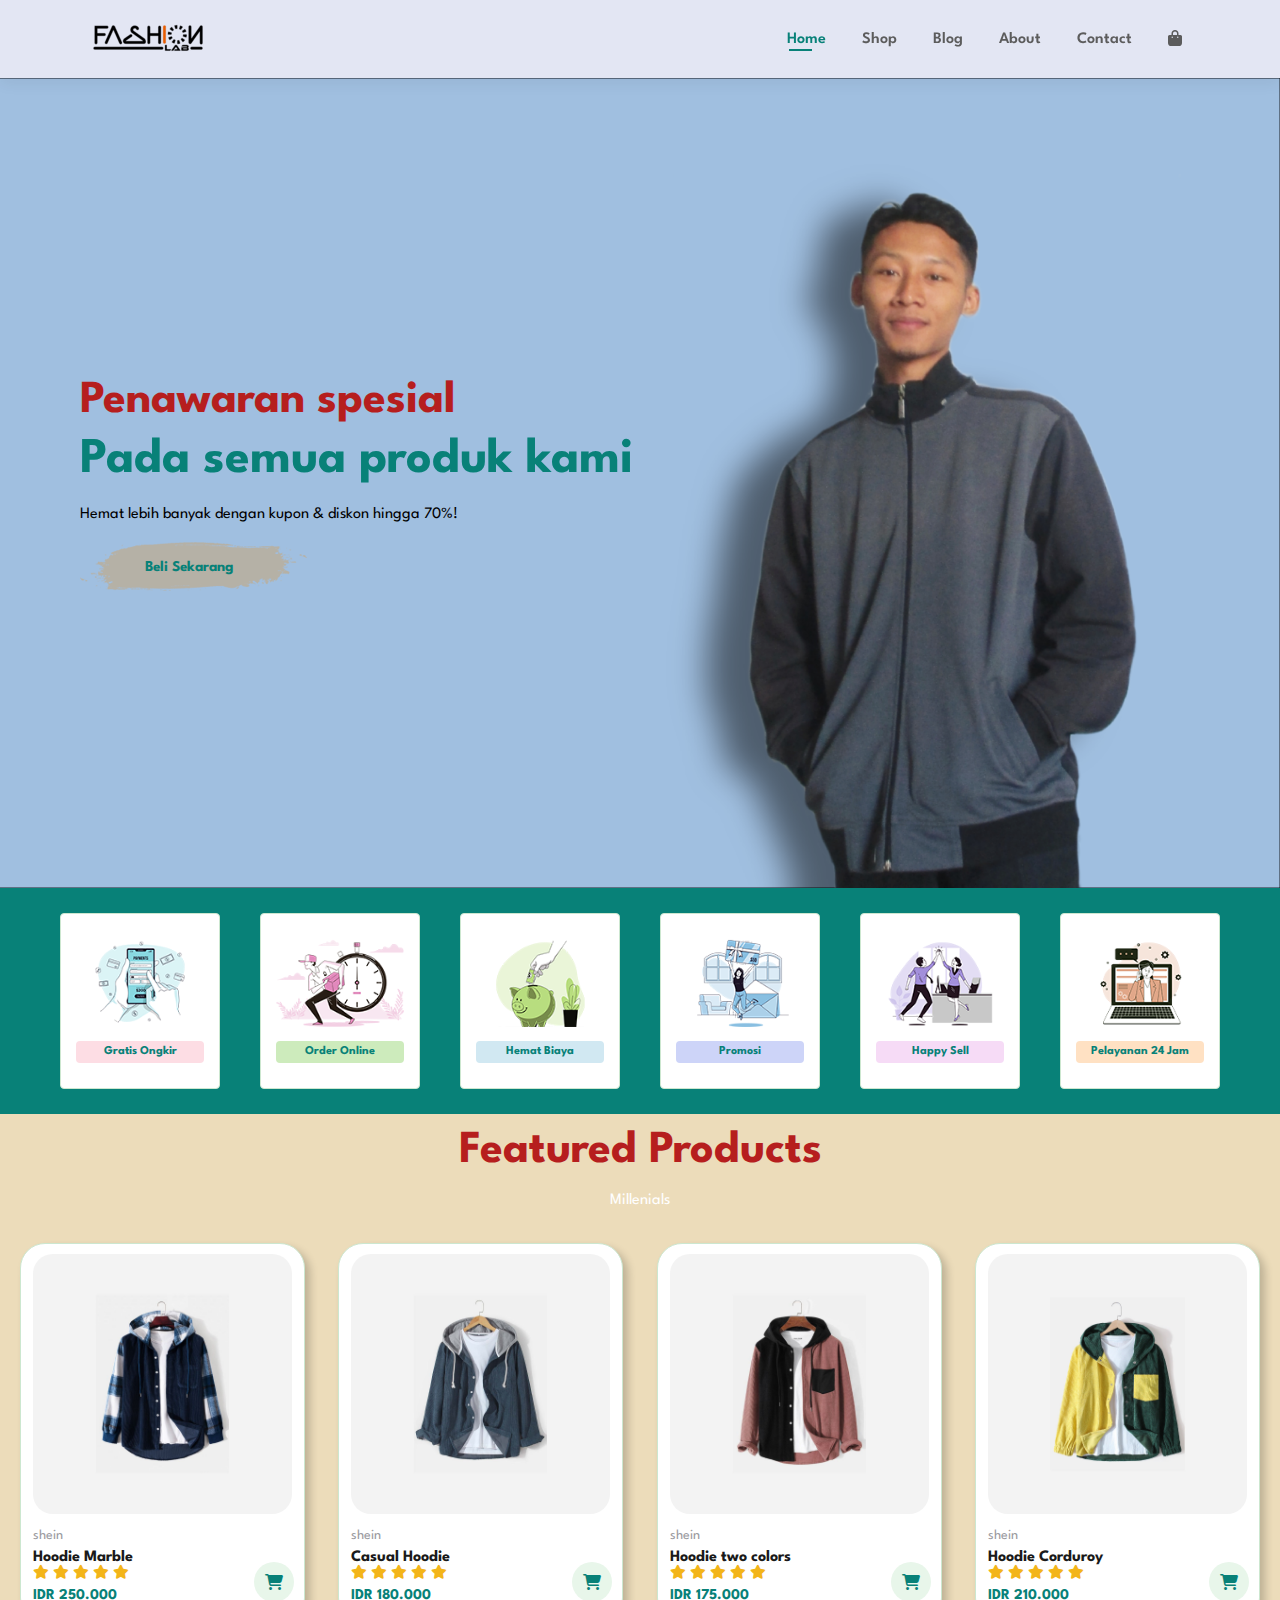
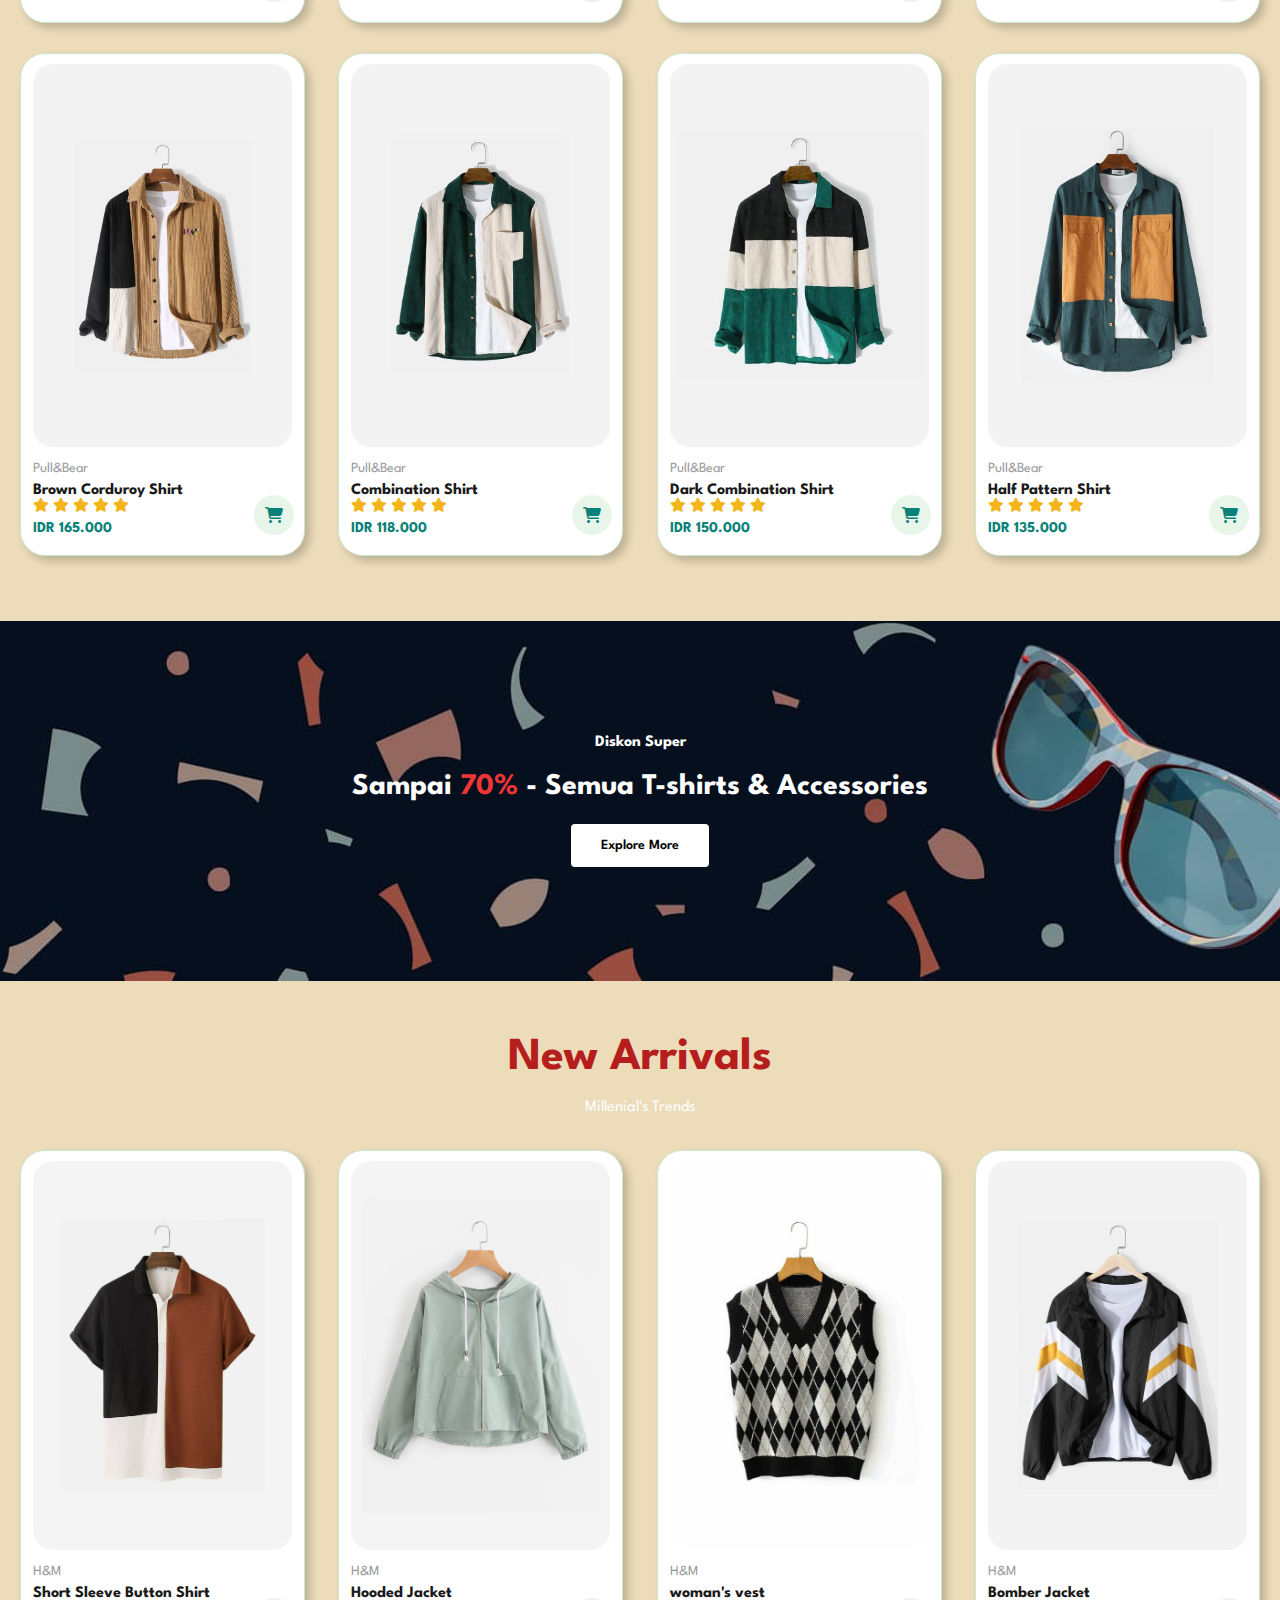
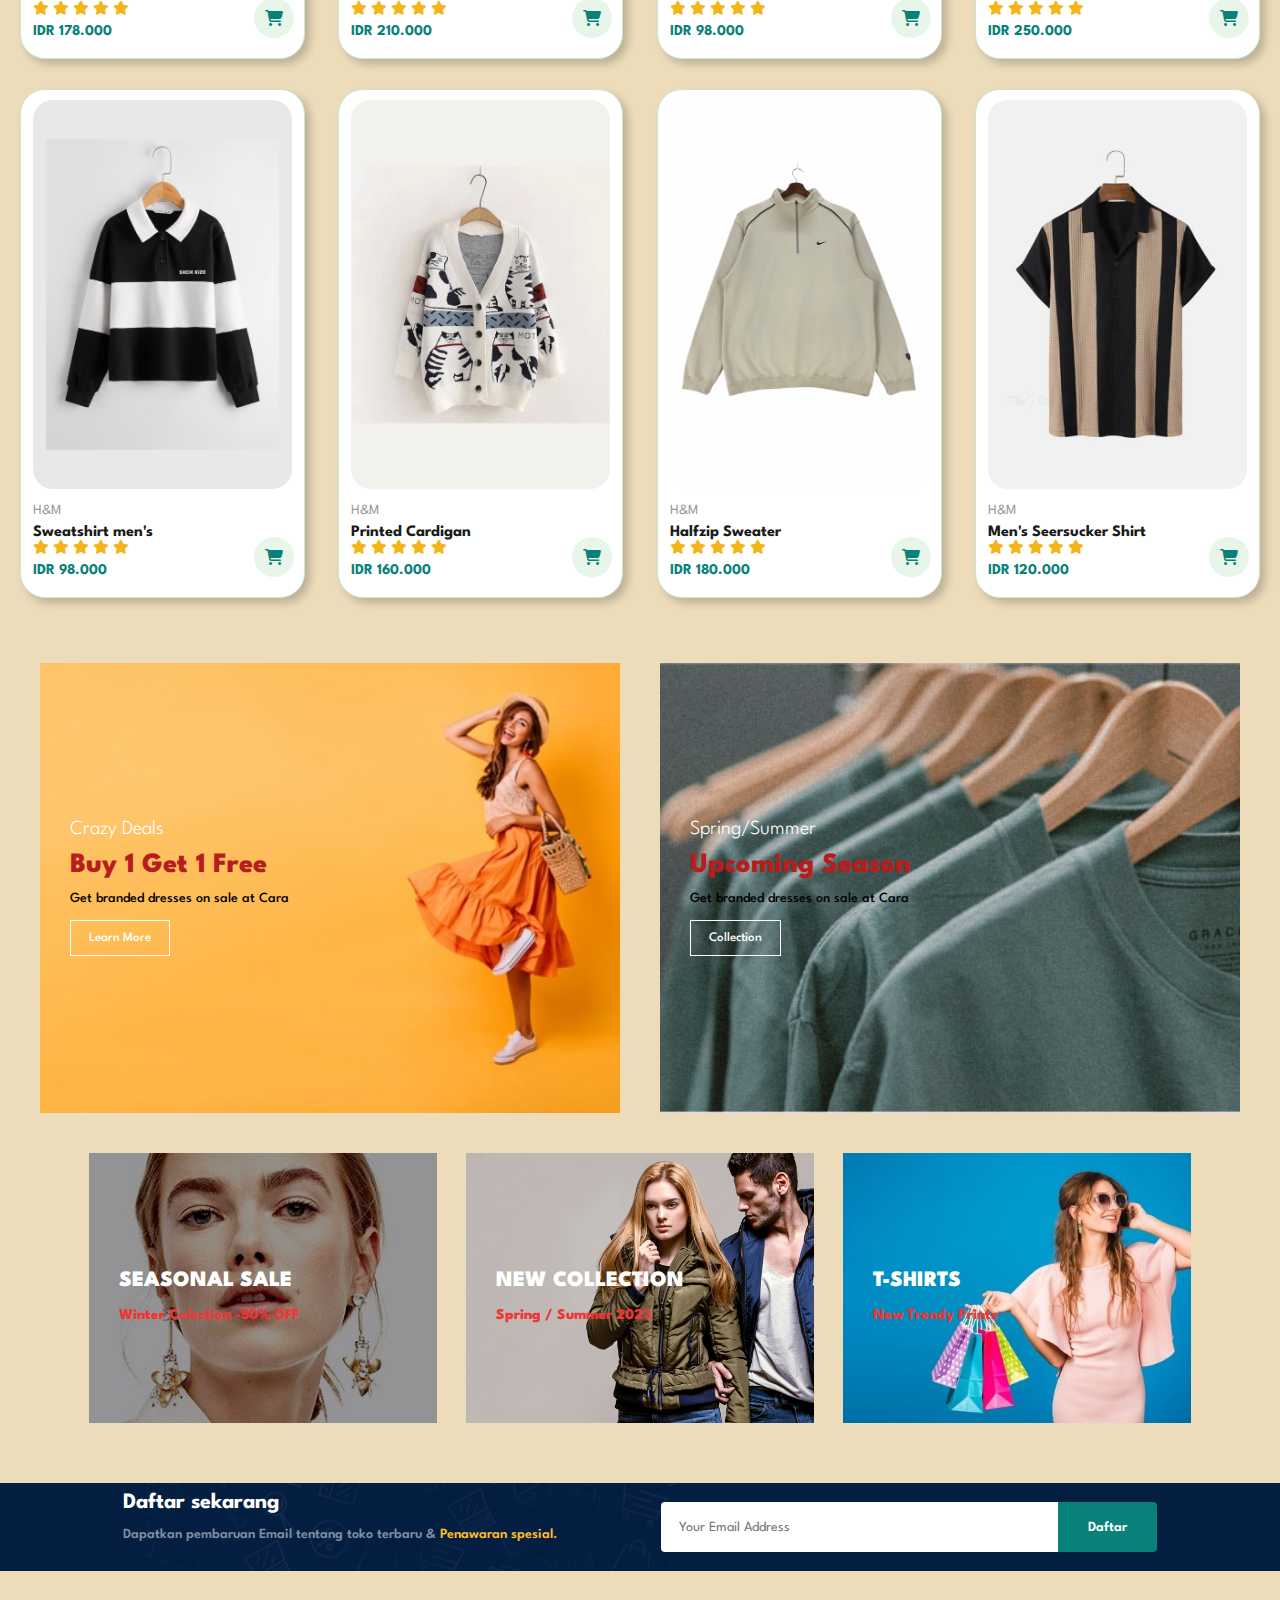
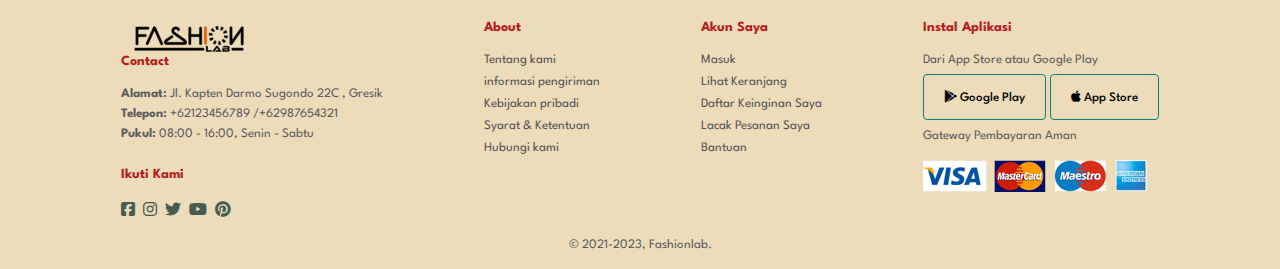
<file: index.html>
<!DOCTYPE html>
<html lang="en">
<head>
    <meta charset="UTF-8">
    <meta http-equiv="X-UA-Compatible" content="IE=edge">
    <meta name="viewport" content="width=device-width, initial-scale=1.0">
    <title>FASHIONLAB | Koleksi Terbaru</title>
    <link rel="stylesheet" href="https://cdnjs.cloudflare.com/ajax/libs/font-awesome/6.3.0/css/all.min.css" />
    <link rel="stylesheet" href="https://api.flaticon.com/v2/items/icons">
    <link rel="stylesheet" href="styles.css">
    <link rel="icon" href="img/favicon.png" type="image/x-icon">
</head>
<body>
    <section id="header">
        <a href="index.html"><img src="./img/logo.png"  class="logo" alt=""></a>
        <div>
            <ul id="navbar">
                <li><a class="active" href="index.html">Home</a></li>
                <li><a href="shop.html">Shop</a></li>
                <li><a href="blog.html">Blog</a></li>
                <li><a href="about.html">About</a></li>
                <li><a href="contact.html">Contact</a></li>
                <li id="lg-bag"><a href="cart.html"><i class="fa-solid fa-bag-shopping"></i></a></li>
                <a href="#" id="close"><i class="fa-solid fa-xmark"></i></a>
            </ul>
        </div>
        <div id="mobile">
                <a href="cart.html"><i class="fa-solid fa-bag-shopping"></i></a>
                <i id="bar" class="fa-solid fa-bars"></i>
        </div>
    </section>
    <section id="hero">
        <h2>Penawaran spesial</h2>
        <h1>Pada semua produk kami</h1>
        <p style="color:#000">Hemat lebih banyak dengan kupon & diskon hingga 70%! </p>
        <a href="shop.html"><button>Beli Sekarang</button></a>
    </section>

    <section id="feature" class="section-p1">
        <div class="fe-box">
            <img src="./img/features/f1.png" alt="">
            <h6>Gratis Ongkir</h6>
        </div>
        <div class="fe-box">
            <img src="./img/features/f2.png" alt="">
            <h6>Order Online</h6>
        </div>
        <div class="fe-box">
            <img src="./img/features/f3.png" alt="">
            <h6>Hemat Biaya</h6>
        </div>
        <div class="fe-box">
            <img src="./img/features/f4.png" alt="">
            <h6>Promosi</h6>
        </div>
        <div class="fe-box">
            <img src="./img/features/f5.png" alt="">
            <h6>Happy Sell</h6>
        </div>
        <div class="fe-box">
            <img src="./img/features/f6.png" alt="">
            <h6> Pelayanan 24 Jam</h6>
        </div>
    </section>

    <section id="product1" class="section-p1">
        <h2>Featured Products</h2>
        <p>Millenials</p>
        <div class="pro-container">
            <div class="pro" onclick="window.location.href='single-page/f1.html';">
                <img src="./img/products/f1.jpg" alt="">
                <div class="des">
                    <span>shein</span>
                    <h5>Hoodie Marble</h5>
                    <div class="star">
                        <i class="fas fa-star"></i>
                        <i class="fas fa-star"></i>
                        <i class="fas fa-star"></i>
                        <i class="fas fa-star"></i>
                        <i class="fas fa-star"></i>
                    </div>
                    <h4>IDR 250.000</h4>
                </div>
                <a href="#"><i class="fa-solid fa-cart-shopping cart"></i></a>  
            </div>
            <div class="pro" onclick="window.location.href='single-page/f2.html';">
                <img src="./img/products/f2.jpg" alt="">
                <div class="des">
                    <span>shein</span>
                    <h5>Casual Hoodie</h5>
                    <div class="star">
                        <i class="fas fa-star"></i>
                        <i class="fas fa-star"></i>
                        <i class="fas fa-star"></i>
                        <i class="fas fa-star"></i>
                        <i class="fas fa-star"></i>
                    </div>
                    <h4>IDR 180.000</h4>
                </div>
                <a href="#"><i class="fa-solid fa-cart-shopping cart"></i></a>  
            </div>
            <div class="pro" onclick="window.location.href='single-page/f3.html';">
                <img src="./img/products/f3.jpg" alt="">
                <div class="des">
                    <span>shein</span>
                    <h5>Hoodie two colors</h5>
                    <div class="star">
                        <i class="fas fa-star"></i>
                        <i class="fas fa-star"></i>
                        <i class="fas fa-star"></i>
                        <i class="fas fa-star"></i>
                        <i class="fas fa-star"></i>
                    </div>
                    <h4>IDR 175.000</h4>
                </div>
                <a href="#"><i class="fa-solid fa-cart-shopping cart"></i></a>  
            </div>
            <div class="pro" onclick="window.location.href='single-page/f4.html';">
                <img src="./img/products/f4.jpg" alt="">
                <div class="des">
                    <span>shein</span>
                    <h5>Hoodie Corduroy</h5>
                    <div class="star">
                        <i class="fas fa-star"></i>
                        <i class="fas fa-star"></i>
                        <i class="fas fa-star"></i>
                        <i class="fas fa-star"></i>
                        <i class="fas fa-star"></i>
                    </div>
                    <h4>IDR 210.000</h4>
                </div>
                <a href="#"><i class="fa-solid fa-cart-shopping cart"></i></a>  
            </div>
            <div class="pro" onclick="window.location.href='single-page/f5.html';">
                <img src="./img/products/f5.jpg" alt="">
                <div class="des">
                    <span>Pull&Bear</span>
                    <h5>Brown Corduroy Shirt</h5>
                    <div class="star">
                        <i class="fas fa-star"></i>
                        <i class="fas fa-star"></i>
                        <i class="fas fa-star"></i>
                        <i class="fas fa-star"></i>
                        <i class="fas fa-star"></i>
                    </div>
                    <h4>IDR 165.000</h4>
                </div>
                <a href="#"><i class="fa-solid fa-cart-shopping cart"></i></a>  
            </div>
            <div class="pro" onclick="window.location.href='single-page/f6.html';">
                <img src="./img/products/f6.jpg" alt="">
                <div class="des">
                    <span>Pull&Bear</span>
                    <h5>Combination Shirt</h5>
                    <div class="star">
                        <i class="fas fa-star"></i>
                        <i class="fas fa-star"></i>
                        <i class="fas fa-star"></i>
                        <i class="fas fa-star"></i>
                        <i class="fas fa-star"></i>
                    </div>
                    <h4>IDR 118.000</h4>
                </div>
                <a href="#"><i class="fa-solid fa-cart-shopping cart"></i></a>  
            </div>
            <div class="pro" onclick="window.location.href='single-page/f7.html';">
                <img src="./img/products/f7.jpg" alt="">
                <div class="des">
                    <span>Pull&Bear</span>
                    <h5>Dark Combination Shirt</h5>
                    <div class="star">
                        <i class="fas fa-star"></i>
                        <i class="fas fa-star"></i>
                        <i class="fas fa-star"></i>
                        <i class="fas fa-star"></i>
                        <i class="fas fa-star"></i>
                    </div>
                    <h4>IDR 150.000</h4>
                </div>
                <a href="#"><i class="fa-solid fa-cart-shopping cart"></i></a>  
            </div>
            <div class="pro" onclick="window.location.href='single-page/f8.html';">
                <img src="./img/products/f8.jpg" alt="">
                <div class="des">
                    <span>Pull&Bear</span>
                    <h5>Half Pattern Shirt</h5>
                    <div class="star">
                        <i class="fas fa-star"></i>
                        <i class="fas fa-star"></i>
                        <i class="fas fa-star"></i>
                        <i class="fas fa-star"></i>
                        <i class="fas fa-star"></i>
                    </div>
                    <h4>IDR 135.000</h4>
                </div>
                <a href="#"><i class="fa-solid fa-cart-shopping cart"></i></a>  
            </div>
        </div>
    </section>

    <section id="banner" class="section-m1">
        <h4>Diskon Super</h4>
        <h2>Sampai <span>70% </span> - Semua T-shirts & Accessories</h2>
        <button class="normal">Explore More</button>
    </section>

    <section id="product1" class="section-p1">
        <h2>New Arrivals</h2>
        <p>Millenial's Trends</p>
        <div class="pro-container">
            <div class="pro" onclick="window.location.href='single-page/h1.html';">
                <img src="./img/products/h1.png" alt="">
                <div class="des">
                    <span>H&M</span>
                    <h5>Short Sleeve Button Shirt</h5>
                    <div class="star">
                        <i class="fas fa-star"></i>
                        <i class="fas fa-star"></i>
                        <i class="fas fa-star"></i>
                        <i class="fas fa-star"></i>
                        <i class="fas fa-star"></i>
                    </div>
                    <h4>IDR 178.000</h4>
                </div>
                <a href="#"><i class="fa-solid fa-cart-shopping cart"></i></a>  
            </div>
            <div class="pro" onclick="window.location.href='single-page/h2.html';">
                <img src="./img/products/h2.png" alt="">
                <div class="des">
                    <span>H&M</span>
                    <h5>Hooded Jacket</h5>
                    <div class="star">
                        <i class="fas fa-star"></i>
                        <i class="fas fa-star"></i>
                        <i class="fas fa-star"></i>
                        <i class="fas fa-star"></i>
                        <i class="fas fa-star"></i>
                    </div>
                    <h4>IDR 210.000</h4>
                </div>
                <a href="#"><i class="fa-solid fa-cart-shopping cart"></i></a>  
            </div>
            <div class="pro" onclick="window.location.href='single-page/h3.html';">
                <img src="./img/products/h3.png" alt="">
                <div class="des">
                    <span>H&M</span>
                    <h5>woman's vest</h5>
                    <div class="star">
                        <i class="fas fa-star"></i>
                        <i class="fas fa-star"></i>
                        <i class="fas fa-star"></i>
                        <i class="fas fa-star"></i>
                        <i class="fas fa-star"></i>
                    </div>
                    <h4>IDR 98.000</h4>
                </div>
                <a href="#"><i class="fa-solid fa-cart-shopping cart"></i></a>  
            </div>
            <div class="pro" onclick="window.location.href='single-page/h4.html';">
                <img src="./img/products/h4.png" alt="">
                <div class="des">
                    <span>H&M</span>
                    <h5>Bomber Jacket</h5>
                    <div class="star">
                        <i class="fas fa-star"></i>
                        <i class="fas fa-star"></i>
                        <i class="fas fa-star"></i>
                        <i class="fas fa-star"></i>
                        <i class="fas fa-star"></i>
                    </div>
                    <h4>IDR 250.000</h4>
                </div>
                <a href="#"><i class="fa-solid fa-cart-shopping cart"></i></a>  
            </div>
            <div class="pro" onclick="window.location.href='single-page/h5.html';">
                <img src="./img/products/h5.png" alt="">
                <div class="des">
                    <span>H&M</span>
                    <h5>Sweatshirt men's</h5>
                    <div class="star">
                        <i class="fas fa-star"></i>
                        <i class="fas fa-star"></i>
                        <i class="fas fa-star"></i>
                        <i class="fas fa-star"></i>
                        <i class="fas fa-star"></i>
                    </div>
                    <h4>IDR 98.000</h4>
                </div>
                <a href="#"><i class="fa-solid fa-cart-shopping cart"></i></a>  
            </div>
            <div class="pro" onclick="window.location.href='single-page/h6.html';">
                <img src="./img/products/h6.png" alt="">
                <div class="des">
                    <span>H&M</span>
                    <h5>Printed Cardigan</h5>
                    <div class="star">
                        <i class="fas fa-star"></i>
                        <i class="fas fa-star"></i>
                        <i class="fas fa-star"></i>
                        <i class="fas fa-star"></i>
                        <i class="fas fa-star"></i>
                    </div>
                    <h4>IDR 160.000</h4>
                </div>
                <a href="#"><i class="fa-solid fa-cart-shopping cart"></i></a>  
            </div>
            <div class="pro" onclick="window.location.href='single-page/h7.html';">
                <img src="./img/products/h7.png" alt="">
                <div class="des">
                    <span>H&M</span>
                    <h5>Halfzip Sweater</h5>
                    <div class="star">
                        <i class="fas fa-star"></i>
                        <i class="fas fa-star"></i>
                        <i class="fas fa-star"></i>
                        <i class="fas fa-star"></i>
                        <i class="fas fa-star"></i>
                    </div>
                    <h4>IDR 180.000</h4>
                </div>
                <a href="#"><i class="fa-solid fa-cart-shopping cart"></i></a>  
            </div>
            <div class="pro" onclick="window.location.href='single-page/h8.html';">
                <img src="./img/products/h8.png" alt="">
                <div class="des">
                    <span>H&M</span>
                    <h5>Men's Seersucker Shirt</h5>
                    <div class="star">
                        <i class="fas fa-star"></i>
                        <i class="fas fa-star"></i>
                        <i class="fas fa-star"></i>
                        <i class="fas fa-star"></i>
                        <i class="fas fa-star"></i>
                    </div>
                    <h4>IDR 120.000</h4>
                </div>
                <a href="#"><i class="fa-solid fa-cart-shopping cart"></i></a>  
            </div>
        </div>
    </section>

    <section id="sm-banner" class="section-m1">
        <div class="banner-box">
            <h4>Crazy Deals</h4>
            <h2>Buy 1 Get 1 Free</h2>
            <span>Get branded dresses on sale at Cara</span>
            <button class="white">Learn More</button>
        </div>
        <div class="banner-box banner-box2">
            <h4>Spring/Summer</h4>
            <h2>Upcoming Season</h2>
            <span>Get branded dresses on sale at Cara</span>
            <a href="shop.html"><button class="white">Collection</button></a>
        </div>
    </section>

    <section id="banner3">
        <div class="banner-box">
            <h2>SEASONAL SALE</h2>
            <h3>Winter Colection -50% OFF</h3> 

        </div>
        <div class="banner-box banner-box2">
            <h2>NEW COLLECTION</h2>
            <h3>Spring / Summer 2023</h3>  
        </div>
        <div class="banner-box banner-box3">
            <h2>T-SHIRTS</h2>
            <h3>New Trendy Prints</h3>  
        </div>
    </section>

    <section id="newsletter" class="section-p1 section-m1">
        <div class="newstext">
            <h4>Daftar sekarang</h4>
            <p>Dapatkan pembaruan Email tentang toko terbaru & <span>Penawaran spesial.</span></p>
        </div>
        <div class="form">
            <input type="text" placeholder="Your Email Address">
            <button class="normal">Daftar</button>
        </div>
    </section>

    <footer class="section-p1">
        <div class="col">
            <img class="logo-footer" src="./img/logo.png" alt="">
            <h4>Contact</h4>
            <p><strong>Alamat:</strong> Jl. Kapten Darmo Sugondo 22C , Gresik</p>
            <p><strong>Telepon: </strong>+62123456789 /+62987654321</p>
            <p><strong>Pukul:</strong> 08:00 - 16:00, Senin - Sabtu</p>
            <div class="follow">
                <h4>Ikuti Kami</h4>
                <div class="icon">
                    <i class="fa-brands fa-square-facebook"></i>
                    <i class="fa-brands fa-instagram"></i>
                    <i class="fa-brands fa-twitter"></i>
                    <i class="fa-brands fa-youtube"></i>
                    <i class="fa-brands fa-pinterest"></i>
                </div>
            </div>
        </div>
        <div class="col">
            <h4>About</h4>
            <a href="#">Tentang kami</a>
            <a href="#">informasi pengiriman</a>
            <a href="#">Kebijakan pribadi</a>
            <a href="#">Syarat & Ketentuan</a>
            <a href="#">Hubungi kami</a>
        </div>
        <div class="col">
            <h4>Akun Saya</h4>
            <a href="#">Masuk</a>
            <a href="#">Lihat Keranjang</a>
            <a href="#">Daftar Keinginan Saya</a>
            <a href="#">Lacak Pesanan Saya</a>
            <a href="#">Bantuan</a>
        </div>
        <div class="col install">
            <h4>Instal Aplikasi</h4>
            <p>Dari App Store atau Google Play</p>
            <div class="row">
                <button class="pay google"><i class="fa-brands fa-google-play"></i>   Google Play</button>
                <button class="pay apple">
                    <i class="fa-brands fa-apple"></i> 
                    App Store
                </button>
            </div>
            <p>Gateway Pembayaran Aman</p>
            <img src="./img/pay/pay.png" alt="">
        </div>

        <div class="copyright">
            <p>© 2021-2023, Fashionlab.</p>

        </div>

    </footer>

    <script src="script.js"></script>
</body>
</html>
</file>
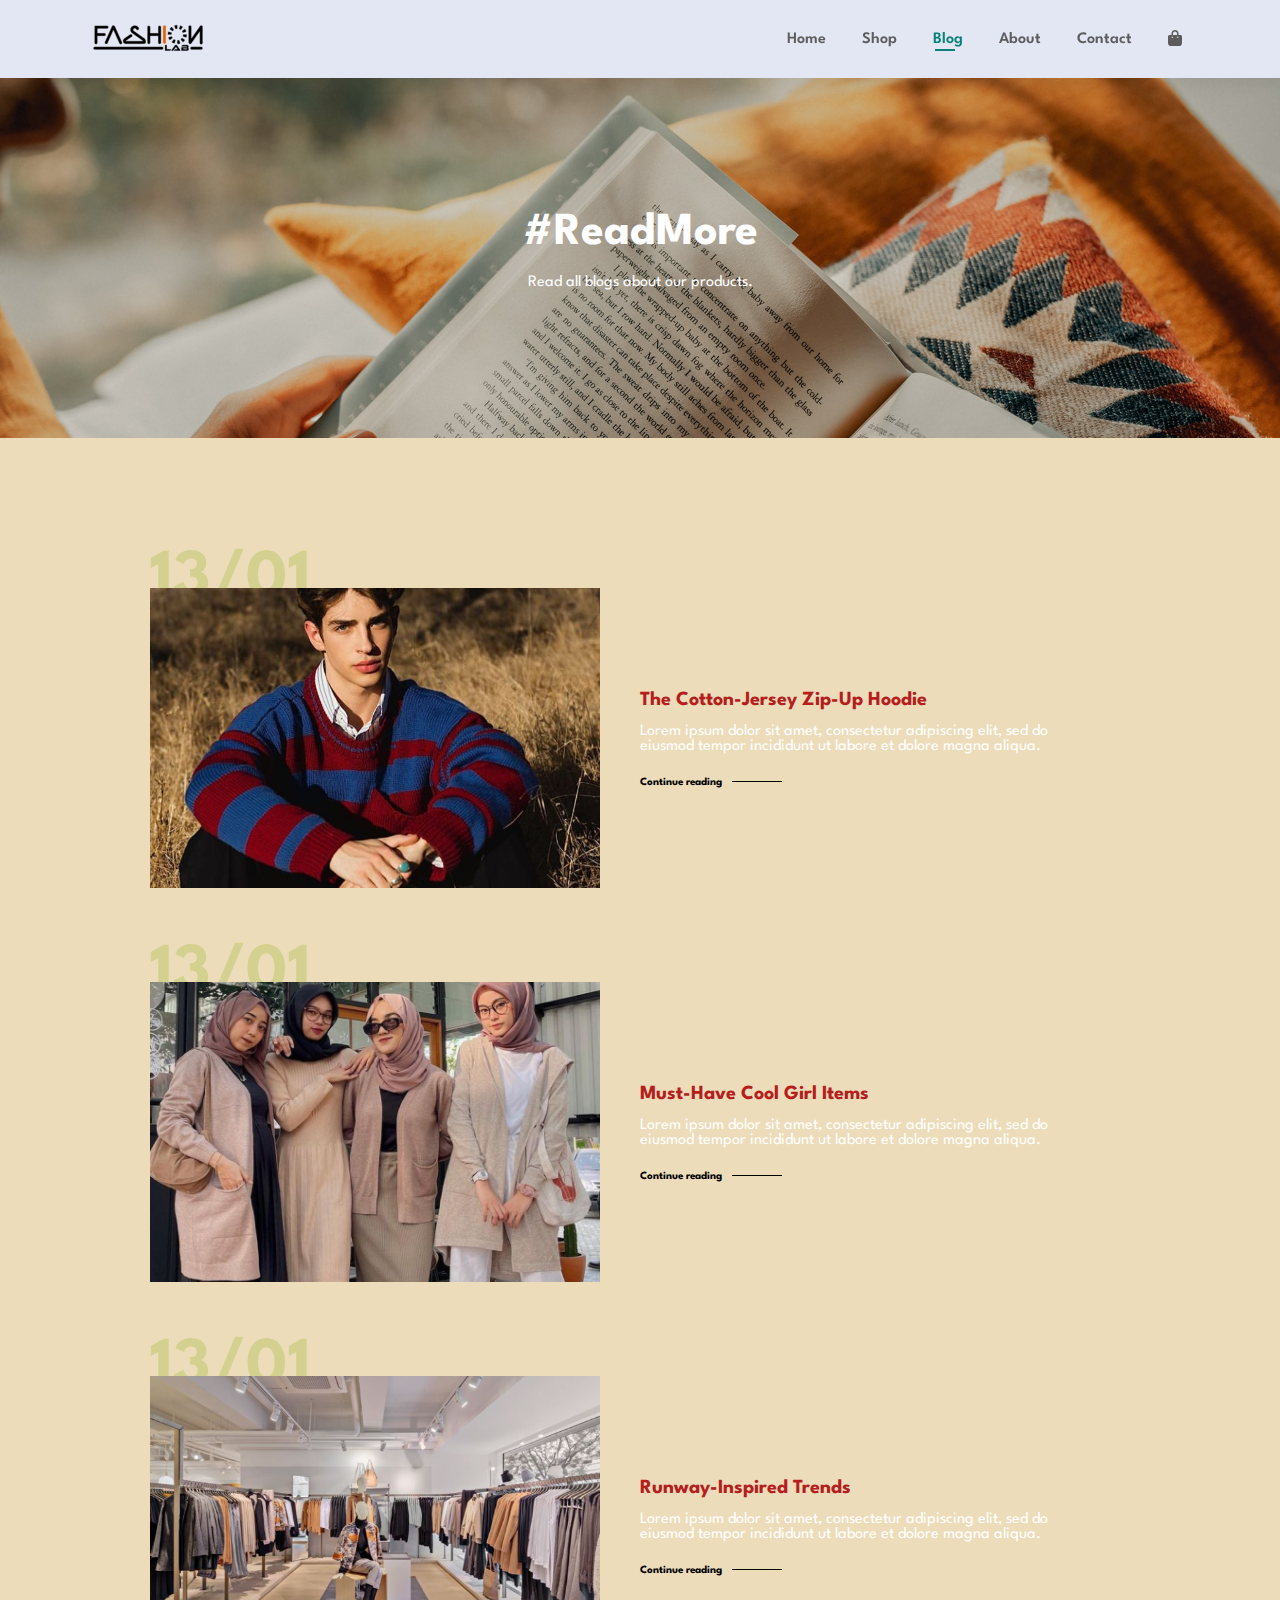
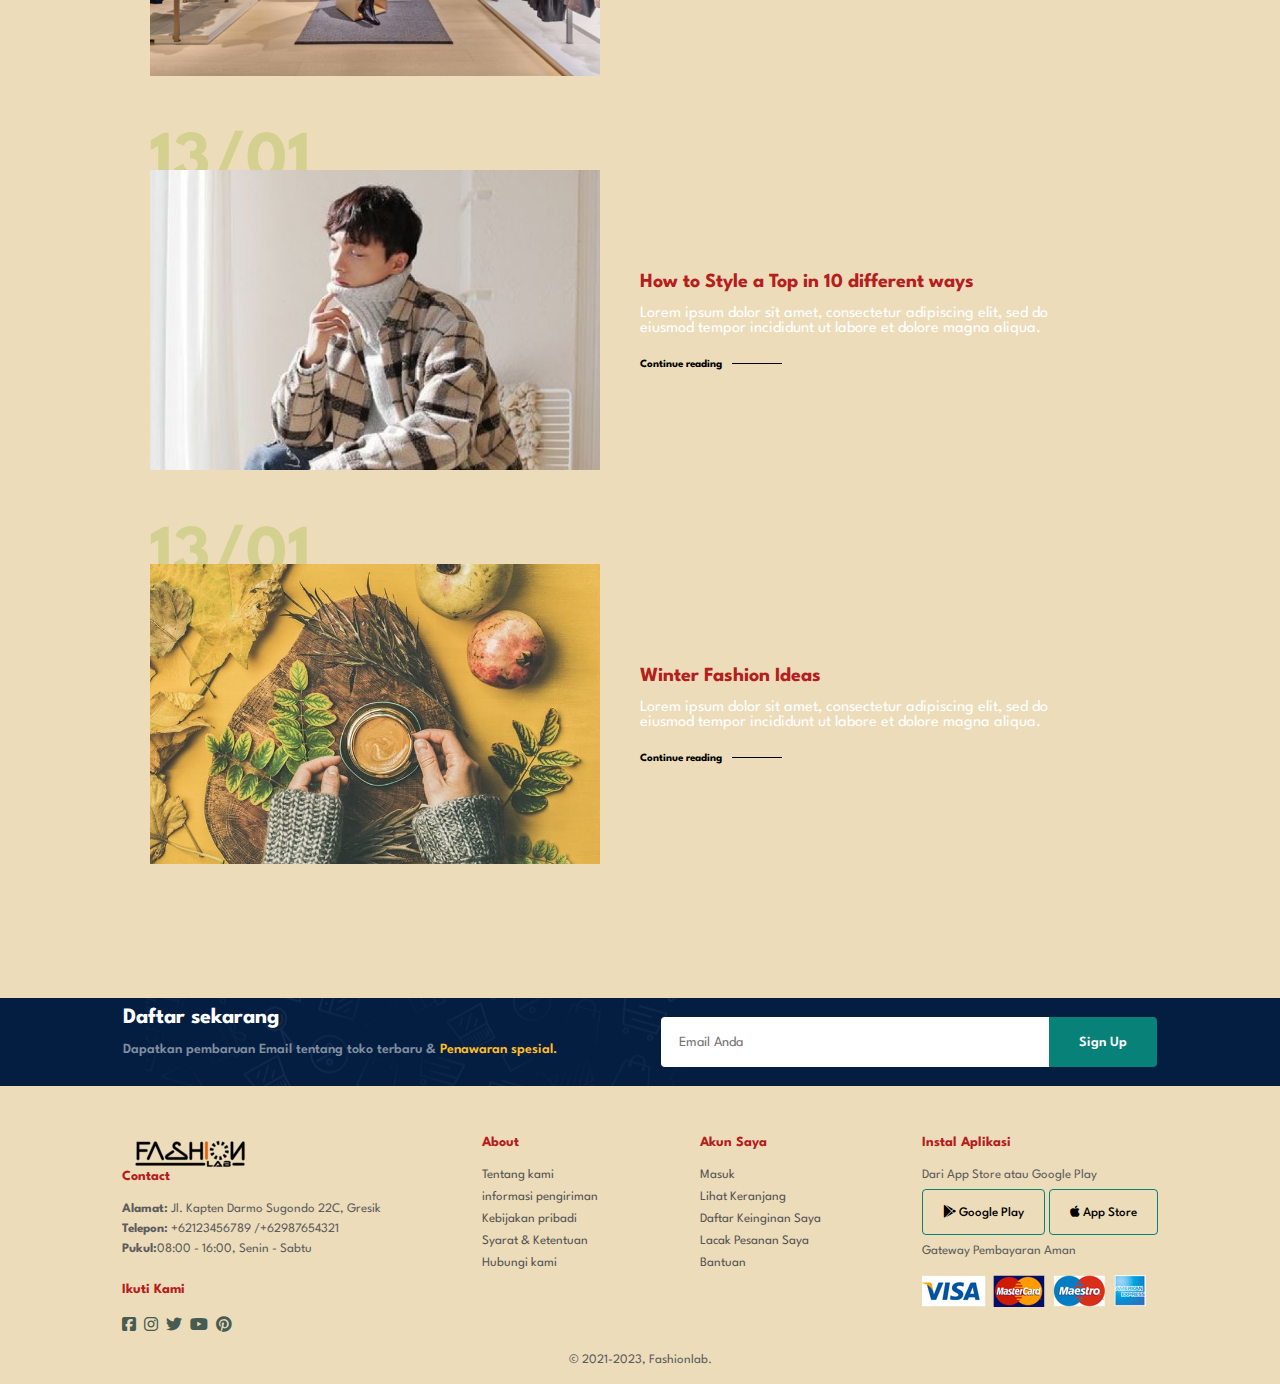
<file: blog.html>
<!DOCTYPE html>
<html lang="en">
<head>
    <meta charset="UTF-8">
    <meta http-equiv="X-UA-Compatible" content="IE=edge">
    <meta name="viewport" content="width=device-width, initial-scale=1.0">
    <title>Blog | FASHIONLAB</title>
    <link rel="stylesheet" href="https://cdnjs.cloudflare.com/ajax/libs/font-awesome/6.3.0/css/all.min.css" />
    <link rel="stylesheet" href="https://api.flaticon.com/v2/items/icons">
    <link rel="stylesheet" href="styles.css">
    <link rel="icon" href="img/favicon.png" type="image/x-icon">
</head>
<body>
    <section id="header">
        <a href="index.html"><img src="./img/logo.png"  class="logo" alt=""></a>
        <div>
            <ul id="navbar">
                <li><a href="index.html">Home</a></li>
                <li><a href="shop.html">Shop</a></li>
                <li><a class="active" href="blog.html">Blog</a></li>
                <li><a href="about.html">About</a></li>
                <li><a href="contact.html">Contact</a></li>
                <li id="lg-bag"><a href="cart.html"><i class="fa-solid fa-bag-shopping"></i></a></li>
                <a href="#" id="close"><i class="fa-solid fa-xmark"></i></a>
            </ul>
        </div>
        <div id="mobile">
                <a href="cart.html"><i class="fa-solid fa-bag-shopping"></i></a>
                <i id="bar" class="fa-solid fa-bars"></i>
        </div>
    </section>

    <section id="page-header" class="blog-header">
        <h2>#ReadMore</h2>
        <p>Read all blogs about our products.</p>
    </section>

    <section id="blog">
        <div class="blog-box">
            <div class="blog-img">
                <img src="./img/blog/b1.jpg" alt="">
            </div>
            <div class="blog-details">
                <h4>The Cotton-Jersey Zip-Up Hoodie</h4>
                <p>Lorem ipsum dolor sit amet, consectetur adipiscing elit, sed do eiusmod tempor incididunt ut labore et dolore magna aliqua. </p>
                <a href="#">Continue reading</a>
            </div>
            <h1>13/01</h1>
        </div>
        <div class="blog-box">
            <div class="blog-img">
                <img src="./img/blog/b2.jpg" alt="">
            </div>
            <div class="blog-details">
                <h4>Must-Have Cool Girl Items</h4>
                <p>Lorem ipsum dolor sit amet, consectetur adipiscing elit, sed do eiusmod tempor incididunt ut labore et dolore magna aliqua. </p>
                <a href="#">Continue reading</a>
            </div>
            <h1>13/01</h1>
        </div>
        <div class="blog-box">
            <div class="blog-img">
                <img src="./img/blog/b3.jpg" alt="">
            </div>
            <div class="blog-details">
                <h4>Runway-Inspired Trends</h4>
                <p>Lorem ipsum dolor sit amet, consectetur adipiscing elit, sed do eiusmod tempor incididunt ut labore et dolore magna aliqua. </p>
                <a href="#">Continue reading</a>
            </div>
            <h1>13/01</h1>
        </div>
        <div class="blog-box">
            <div class="blog-img">
                <img src="./img/blog/b7.jpg" alt="">
            </div>
            <div class="blog-details">
                <h4>How to Style a Top in 10 different ways</h4>
                <p>Lorem ipsum dolor sit amet, consectetur adipiscing elit, sed do eiusmod tempor incididunt ut labore et dolore magna aliqua. </p>
                <a href="#">Continue reading</a>
            </div>
            <h1>13/01</h1>
        </div>
        <div class="blog-box">
            <div class="blog-img">
                <img src="./img/blog/b6.jpg" alt="">
            </div>
            <div class="blog-details">
                <h4>Winter Fashion Ideas</h4>
                <p>Lorem ipsum dolor sit amet, consectetur adipiscing elit, sed do eiusmod tempor incididunt ut labore et dolore magna aliqua. </p>
                <a href="#">Continue reading</a>
            </div>
            <h1>13/01</h1>
        </div>
    </section>
    

    <section id="newsletter" class="section-p1 section-m1">
        <div class="newstext">
            <h4>Daftar sekarang</h4>
            <p>Dapatkan pembaruan Email tentang toko terbaru & <span>Penawaran spesial.</span></p>
        </div>
        <div class="form">
            <input type="text" placeholder="Email Anda">
            <button class="normal">Sign Up</button>
        </div>
    </section>

    <footer class="section-p1">
        <div class="col">
            <img class="logo-footer" src="./img/logo.png" alt="">
            <h4>Contact</h4>
            <p><strong>Alamat:</strong> Jl. Kapten Darmo Sugondo 22C, Gresik</p>
            <p><strong>Telepon: </strong>+62123456789 /+62987654321</p>
            <p><strong>Pukul:</strong>08:00 - 16:00, Senin - Sabtu</p>
            <div class="follow">
                <h4>Ikuti Kami</h4>
                <div class="icon">
                    <i class="fa-brands fa-square-facebook"></i>
                    <i class="fa-brands fa-instagram"></i>
                    <i class="fa-brands fa-twitter"></i>
                    <i class="fa-brands fa-youtube"></i>
                    <i class="fa-brands fa-pinterest"></i>
                </div>
            </div>
        </div>
        <div class="col">
            <h4>About</h4>
            <a href="#">Tentang kami</a>
            <a href="#">informasi pengiriman</a>
            <a href="#">Kebijakan pribadi</a>
            <a href="#">Syarat & Ketentuan</a>
            <a href="#">Hubungi kami</a>
        </div>
        <div class="col">
            <h4>Akun Saya</h4>
            <a href="#">Masuk</a>
            <a href="#">Lihat Keranjang</a>
            <a href="#">Daftar Keinginan Saya</a>
            <a href="#">Lacak Pesanan Saya</a>
            <a href="#">Bantuan</a>
        </div>
        <div class="col install">
            <h4>Instal Aplikasi</h4>
            <p>Dari App Store atau Google Play</p>
            <div class="row">
                <button class="pay google"><i class="fa-brands fa-google-play"></i>   Google Play</button>
                <button class="pay apple">
                    <i class="fa-brands fa-apple"></i> 
                    App Store
                </button>
            </div>
            <p>Gateway Pembayaran Aman</p>
            <img src="./img/pay/pay.png" alt="">
        </div>

        <div class="copyright">
            <p>© 2021-2023, Fashionlab.</p>

        </div>

    </footer>

    <script src="script.js"></script>
</body>
</html>
</file>
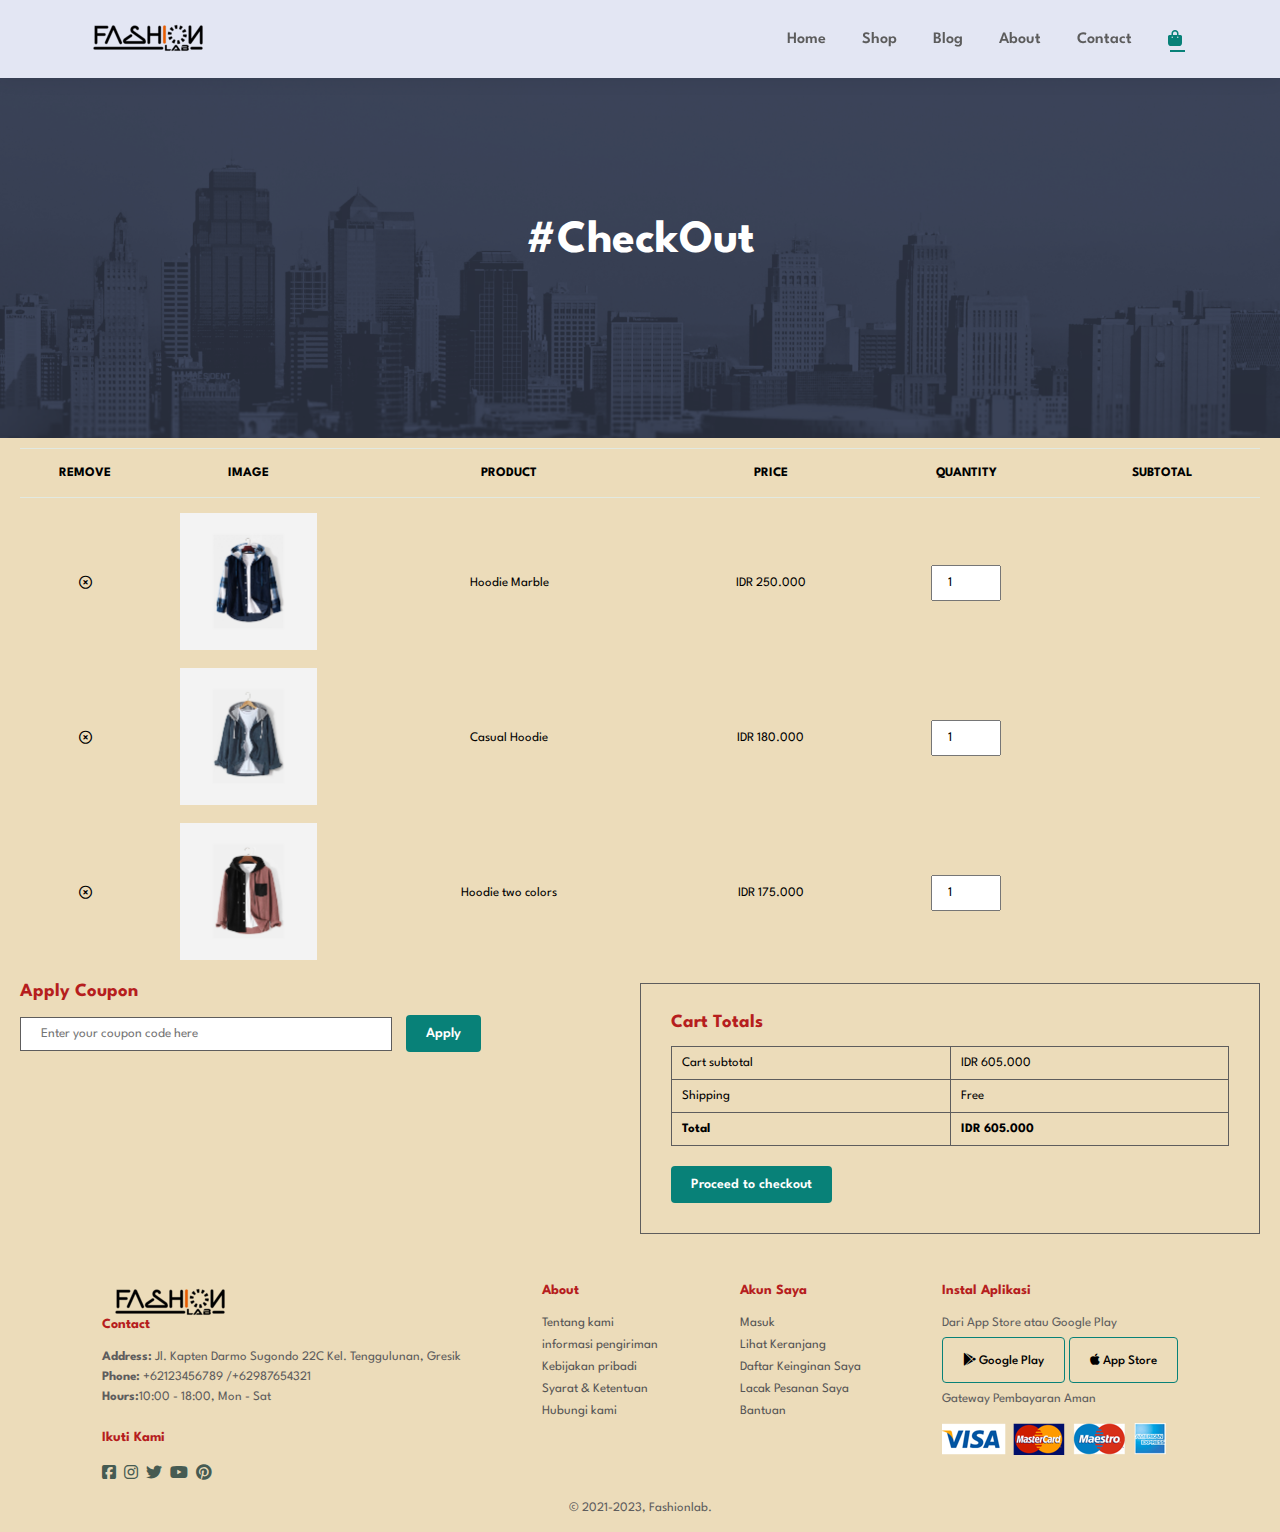
<file: cart.html>
<!DOCTYPE html>
<html lang="en">
<head>
    <meta charset="UTF-8">
    <meta http-equiv="X-UA-Compatible" content="IE=edge">
    <meta name="viewport" content="width=device-width, initial-scale=1.0">
    <title>Keranjang | FASHIONLAB</title>
    <link rel="stylesheet" href="https://cdnjs.cloudflare.com/ajax/libs/font-awesome/6.3.0/css/all.min.css" />
    <link rel="stylesheet" href="https://api.flaticon.com/v2/items/icons">
    <link rel="stylesheet" href="styles.css">
    <link rel="icon" href="img/favicon.png" type="image/x-icon">
</head>
<body>
    <section id="header">
        <a href="index.html"><img src="./img/logo.png"  class="logo" alt=""></a>
        <div>
            <ul id="navbar">
                <li><a href="index.html">Home</a></li>
                <li><a href="shop.html">Shop</a></li>
                <li><a href="blog.html">Blog</a></li>
                <li><a href="about.html">About</a></li>
                <li><a href="contact.html">Contact</a></li>
                <li id="lg-bag"><a class="active" href="cart.html"><i class="fa-solid fa-bag-shopping"></i></a></li>
                <a href="#" id="close"><i class="fa-solid fa-xmark"></i></a>
            </ul>
        </div>
        <div id="mobile">
                <a href="cart.html"><i class="fa-solid fa-bag-shopping"></i></a>
                <i id="bar" class="fa-solid fa-bars"></i>
        </div>
    </section>

    <section id="page-header" class="about-header">
        <h2>#CheckOut</h2>
        <p></p>
    </section>

    <section id="cart" class="section-p1">
        <table width="100%">
            <thead>
                <tr>
                    <td>Remove</td>
                    <td>Image</td>
                    <td>Product</td>
                    <td>Price</td>
                    <td>Quantity</td>
                    <td>Subtotal</td>
                </tr>
            </thead>
            <tbody>
                <tr>
                    <td><i class="fa-regular fa-circle-xmark"></i></td>
                    <td><img src="./img/products/f1.jpg" alt=""></td>
                    <td>Hoodie Marble</td>
                    <td>IDR 250.000</td>
                    <td><input type="number" value="1"></td>
                </tr>
                <tr>
                    <td><i class="fa-regular fa-circle-xmark"></i></td>
                    <td><img src="./img/products/f2.jpg" alt=""></td>
                    <td>Casual Hoodie</td>
                    <td>IDR 180.000</td>
                    <td><input type="number" value="1"></td>
                </tr>
                <tr>
                    <td><i class="fa-regular fa-circle-xmark"></i></td>
                    <td><img src="./img/products/f3.jpg" alt=""></td>
                    <td>Hoodie two colors</td>
                    <td>IDR 175.000</td>
                    <td><input type="number" value="1"></td>
                </tr>
            </tbody>
        </table>
    </section>

    <section id="cart-add" class="section-p1">
        <div id="coupon">
            <h3>Apply Coupon</h3>
            <div>
                <input type="text" placeholder="Enter your coupon code here">
                <button class="normal">Apply</button>
            </div>
        </div>

        <div id="subtotal">
            <h3>Cart Totals</h3>
            <table>
                <tr>
                    <td>Cart subtotal</td>
                    <td>IDR 605.000</td>
                </tr>
                <tr>
                    <td>Shipping</td>
                    <td>Free</td>
                </tr>
                <tr>
                    <td><strong>Total</strong></td>
                    <td><strong>IDR 605.000</strong></td>
                </tr>
            </table>
            <button class="normal">Proceed to checkout</button>
        </div>
    </section>

    <footer class="section-p1">
        <div class="col">
            <img class="logo-footer" src="./img/logo.png" alt="">
            <h4>Contact</h4>
            <p><strong>Address:</strong> Jl. Kapten Darmo Sugondo 22C Kel. Tenggulunan, Gresik</p>
            <p><strong>Phone: </strong>+62123456789 /+62987654321</p>
            <p><strong>Hours:</strong>10:00 - 18:00, Mon - Sat</p>
            <div class="follow">
                <h4>Ikuti Kami</h4>
                <div class="icon">
                    <i class="fa-brands fa-square-facebook"></i>
                    <i class="fa-brands fa-instagram"></i>
                    <i class="fa-brands fa-twitter"></i>
                    <i class="fa-brands fa-youtube"></i>
                    <i class="fa-brands fa-pinterest"></i>
                </div>
            </div>
        </div>
        <div class="col">
            <h4>About</h4>
            <a href="#">Tentang kami</a>
            <a href="#">informasi pengiriman</a>
            <a href="#">Kebijakan pribadi</a>
            <a href="#">Syarat & Ketentuan</a>
            <a href="#">Hubungi kami</a>
        </div>
        <div class="col">
            <h4>Akun Saya</h4>
            <a href="#">Masuk</a>
            <a href="#">Lihat Keranjang</a>
            <a href="#">Daftar Keinginan Saya</a>
            <a href="#">Lacak Pesanan Saya</a>
            <a href="#">Bantuan</a>
        </div>
        <div class="col install">
            <h4>Instal Aplikasi</h4>
            <p>Dari App Store atau Google Play</p>
            <div class="row">
                <button class="pay google"><i class="fa-brands fa-google-play"></i>   Google Play</button>
                <button class="pay apple">
                    <i class="fa-brands fa-apple"></i> 
                    App Store
                </button>
            </div>
            <p>Gateway Pembayaran Aman</p>
            <img src="./img/pay/pay.png" alt="">
        </div>

        <div class="copyright">
            <p>© 2021-2023, Fashionlab.</p>

        </div>

    </footer>

    <script src="script.js"></script>
</body>
</html>
</file>
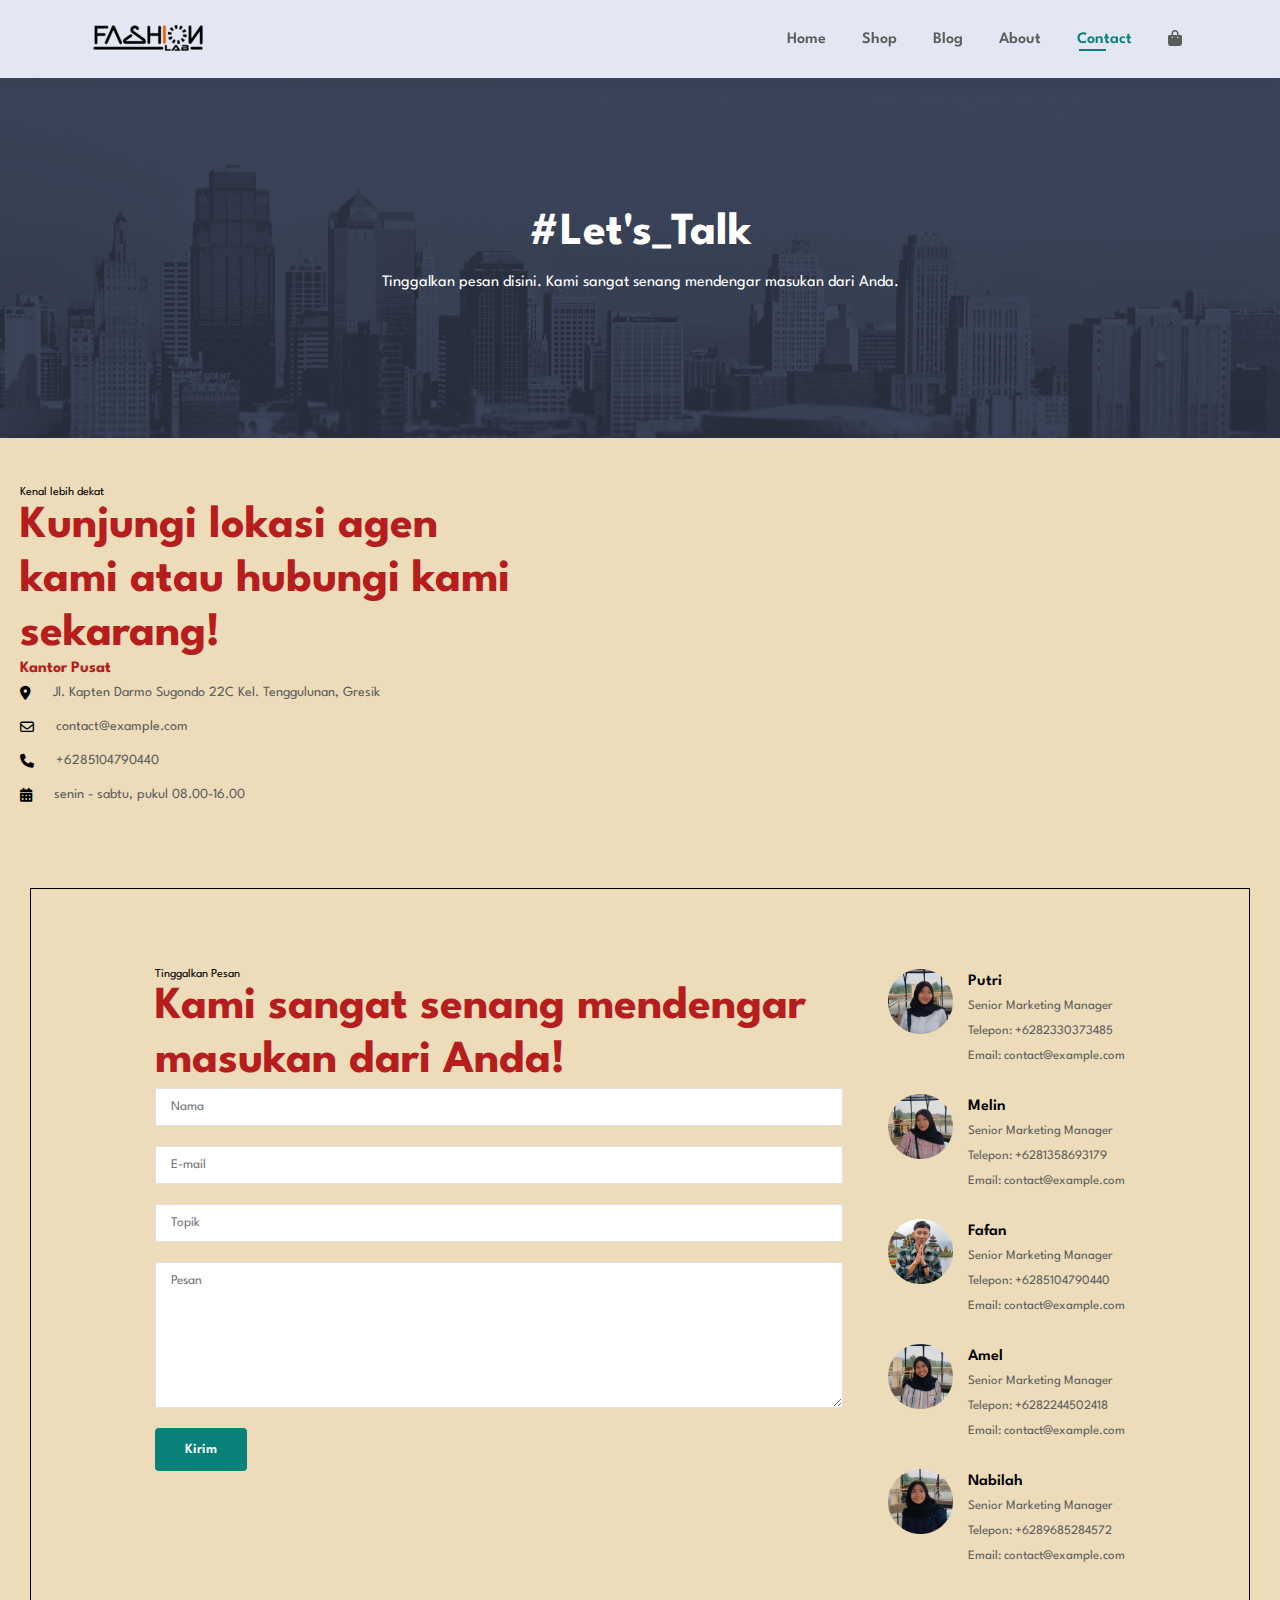
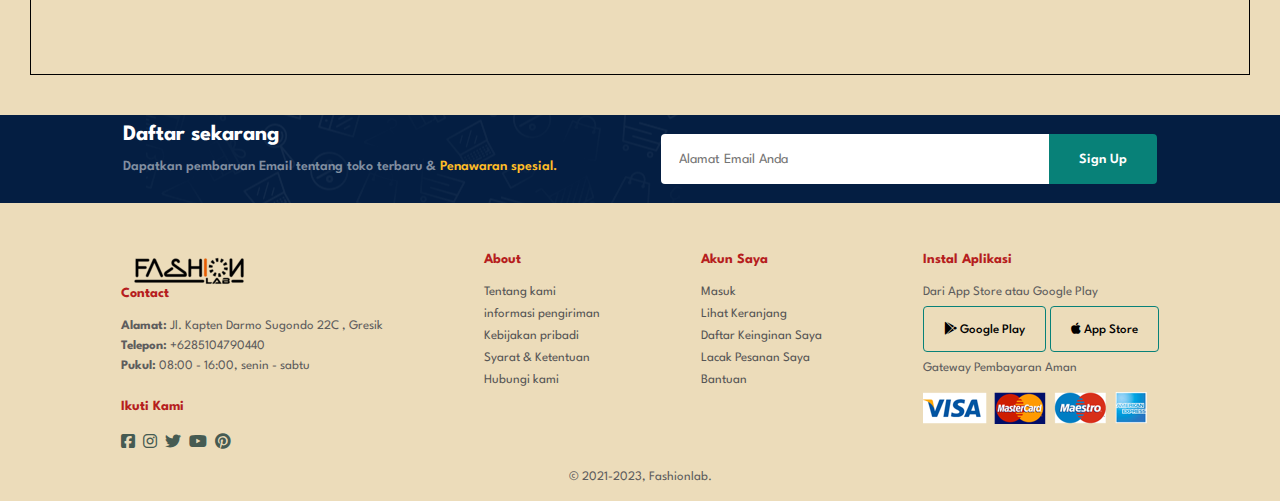
<file: contact.html>
<!DOCTYPE html>
<html lang="en">
<head>
    <meta charset="UTF-8">
    <meta http-equiv="X-UA-Compatible" content="IE=edge">
    <meta name="viewport" content="width=device-width, initial-scale=1.0">
    <title>Contact | FASHIONLAB</title>
    <link rel="stylesheet" href="https://cdnjs.cloudflare.com/ajax/libs/font-awesome/6.3.0/css/all.min.css" />
    <link rel="stylesheet" href="https://api.flaticon.com/v2/items/icons">
    <link rel="stylesheet" href="styles.css">
    <link rel="icon" href="img/favicon.png" type="image/x-icon">
</head>
<body>
    <section id="header">
        <a href="index.html"><img src="./img/logo.png"  class="logo" alt=""></a>
        <div>
            <ul id="navbar">
                <li><a href="index.html">Home</a></li>
                <li><a href="shop.html">Shop</a></li>
                <li><a href="blog.html">Blog</a></li>
                <li><a href="about.html">About</a></li>
                <li><a class="active" href="contact.html">Contact</a></li>
                <li id="lg-bag"><a href="cart.html"><i class="fa-solid fa-bag-shopping"></i></a></li>
                <a href="#" id="close"><i class="fa-solid fa-xmark"></i></a>
            </ul>
        </div>
        <div id="mobile">
                <a href="cart.html"><i class="fa-solid fa-bag-shopping"></i></a>
                <i id="bar" class="fa-solid fa-bars"></i>
        </div>
    </section>

    <section id="page-header" class="about-header">
        <h2>#Let's_Talk</h2>
        <p> Tinggalkan pesan disini. Kami sangat senang mendengar masukan dari Anda.</p>
    </section>

    <section id="contact-details" class="section-p1">
        <div class="details">
            <span>Kenal lebih dekat</span>
            <h2>Kunjungi lokasi agen kami atau hubungi kami sekarang!</h2>
            <h3>Kantor Pusat</h3>
            <div>
                <li>
                    <i class="fa-solid fa-location-dot"></i>
                    <p>Jl. Kapten Darmo Sugondo 22C Kel. Tenggulunan, Gresik</p>
                </li>
                <li>
                    <i class="fa-regular fa-envelope"></i>
                    <p>contact@example.com</p>
                </li>
                <li>
                    <i class="fa-solid fa-phone"></i>
                    <p>+6285104790440</p>
                </li>
                <li>
                    <i class="fa-solid fa-calendar-days"></i>
                    <p>senin - sabtu, pukul 08.00-16.00 </p>
                </li>
            </div>
        </div>

        <div class="mapouter"><div class="gmap_canvas"><iframe class="gmap_iframe" frameborder="0" scrolling="no" marginheight="0" marginwidth="0" src="https://maps.google.com/maps?width=600&amp;height=400&amp;hl=en&amp;q=JL. KAPTEN DARMO SUGONDO 22 TENGGULUNAN&amp;t=&amp;z=14&amp;ie=UTF8&amp;iwloc=B&amp;output=embed"></iframe><a href="https://connectionsgame.org/">Connections Game</a></div><style>.mapouter{position:relative;text-align:right;width:600px;height:400px;}.gmap_canvas {overflow:hidden;background:none!important;width:600px;height:400px;}.gmap_iframe {width:600px!important;height:400px!important;}</style></div>
    </section>

    <section id="form-details">
        <form action="">
            <span>Tinggalkan Pesan</span>
            <h2>Kami sangat senang mendengar masukan dari Anda!</h2>
            <input type="text" placeholder="Nama">
            <input type="text" placeholder="E-mail">
            <input type="text" placeholder="Topik">
            <textarea name="" id="" cols="30" rows="10" placeholder="Pesan"></textarea>
            <button class="normal">Kirim</button>
        </form>

        <div class="people">
            <div>
                <img src="./img/people/1.png" alt="">
                <p><span>Putri</span> Senior Marketing Manager <br> Telepon: +6282330373485 <br>Email: contact@example.com </p>
            </div>
            <div>
                <img src="./img/people/2.png" alt="">
                <p><span>Melin</span> Senior Marketing Manager <br> Telepon: +6281358693179 <br>Email: contact@example.com </p>
            </div>
            <div>
                <img src="./img/people/3.png" alt="">
                <p><span>Fafan</span> Senior Marketing Manager <br> Telepon: +6285104790440 <br>Email: contact@example.com </p>
            </div>
            <div>
                <img src="./img/people/4.png" alt="">
                <p><span>Amel</span> Senior Marketing Manager <br> Telepon: +6282244502418 <br>Email: contact@example.com </p>
            </div>
            <div>
                <img src="./img/people/5.png" alt="">
                <p><span>Nabilah</span> Senior Marketing Manager <br> Telepon: +6289685284572 <br>Email: contact@example.com </p>
            </div>
        </div>
    </section>


    <section id="newsletter" class="section-p1 section-m1">
        <div class="newstext">
            <h4>Daftar sekarang</h4>
            <p>Dapatkan pembaruan Email tentang toko terbaru & <span>Penawaran spesial.</span></p>
        </div>
        <div class="form">
            <input type="text" placeholder="Alamat Email Anda">
            <button class="normal">Sign Up</button>
        </div>
    </section>

    <footer class="section-p1">
        <div class="col">
            <img class="logo-footer" src="./img/logo.png" alt="">
            <h4>Contact</h4>
            <p><strong>Alamat:</strong> Jl. Kapten Darmo Sugondo 22C , Gresik</p>
            <p><strong>Telepon: </strong> +6285104790440</p>
            <p><strong>Pukul:</strong> 08:00 - 16:00, senin - sabtu</p>
            <div class="follow">
                <h4>Ikuti Kami</h4>
                <div class="icon">
                    <i class="fa-brands fa-square-facebook"></i>
                    <i class="fa-brands fa-instagram"></i>
                    <i class="fa-brands fa-twitter"></i>
                    <i class="fa-brands fa-youtube"></i>
                    <i class="fa-brands fa-pinterest"></i>
                </div>
            </div>
        </div>
        <div class="col">
            <h4>About</h4>
            <a href="#">Tentang kami</a>
            <a href="#">informasi pengiriman</a>
            <a href="#">Kebijakan pribadi</a>
            <a href="#">Syarat & Ketentuan</a>
            <a href="#">Hubungi kami</a>
        </div>
        <div class="col">
            <h4>Akun Saya</h4>
            <a href="#">Masuk</a>
            <a href="#">Lihat Keranjang</a>
            <a href="#">Daftar Keinginan Saya</a>
            <a href="#">Lacak Pesanan Saya</a>
            <a href="#">Bantuan</a>
        </div>
        <div class="col install">
            <h4>Instal Aplikasi</h4>
            <p>Dari App Store atau Google Play</p>
            <div class="row">
                <button class="pay google"><i class="fa-brands fa-google-play"></i>   Google Play</button>
                <button class="pay apple">
                    <i class="fa-brands fa-apple"></i> 
                    App Store
                </button>
            </div>
            <p>Gateway Pembayaran Aman</p>
            <img src="./img/pay/pay.png" alt="">
        </div>

        <div class="copyright">
            <p>© 2021-2023, Fashionlab.</p>

        </div>

    </footer>

    <script src="script.js"></script>
</body>
</html>
</file>
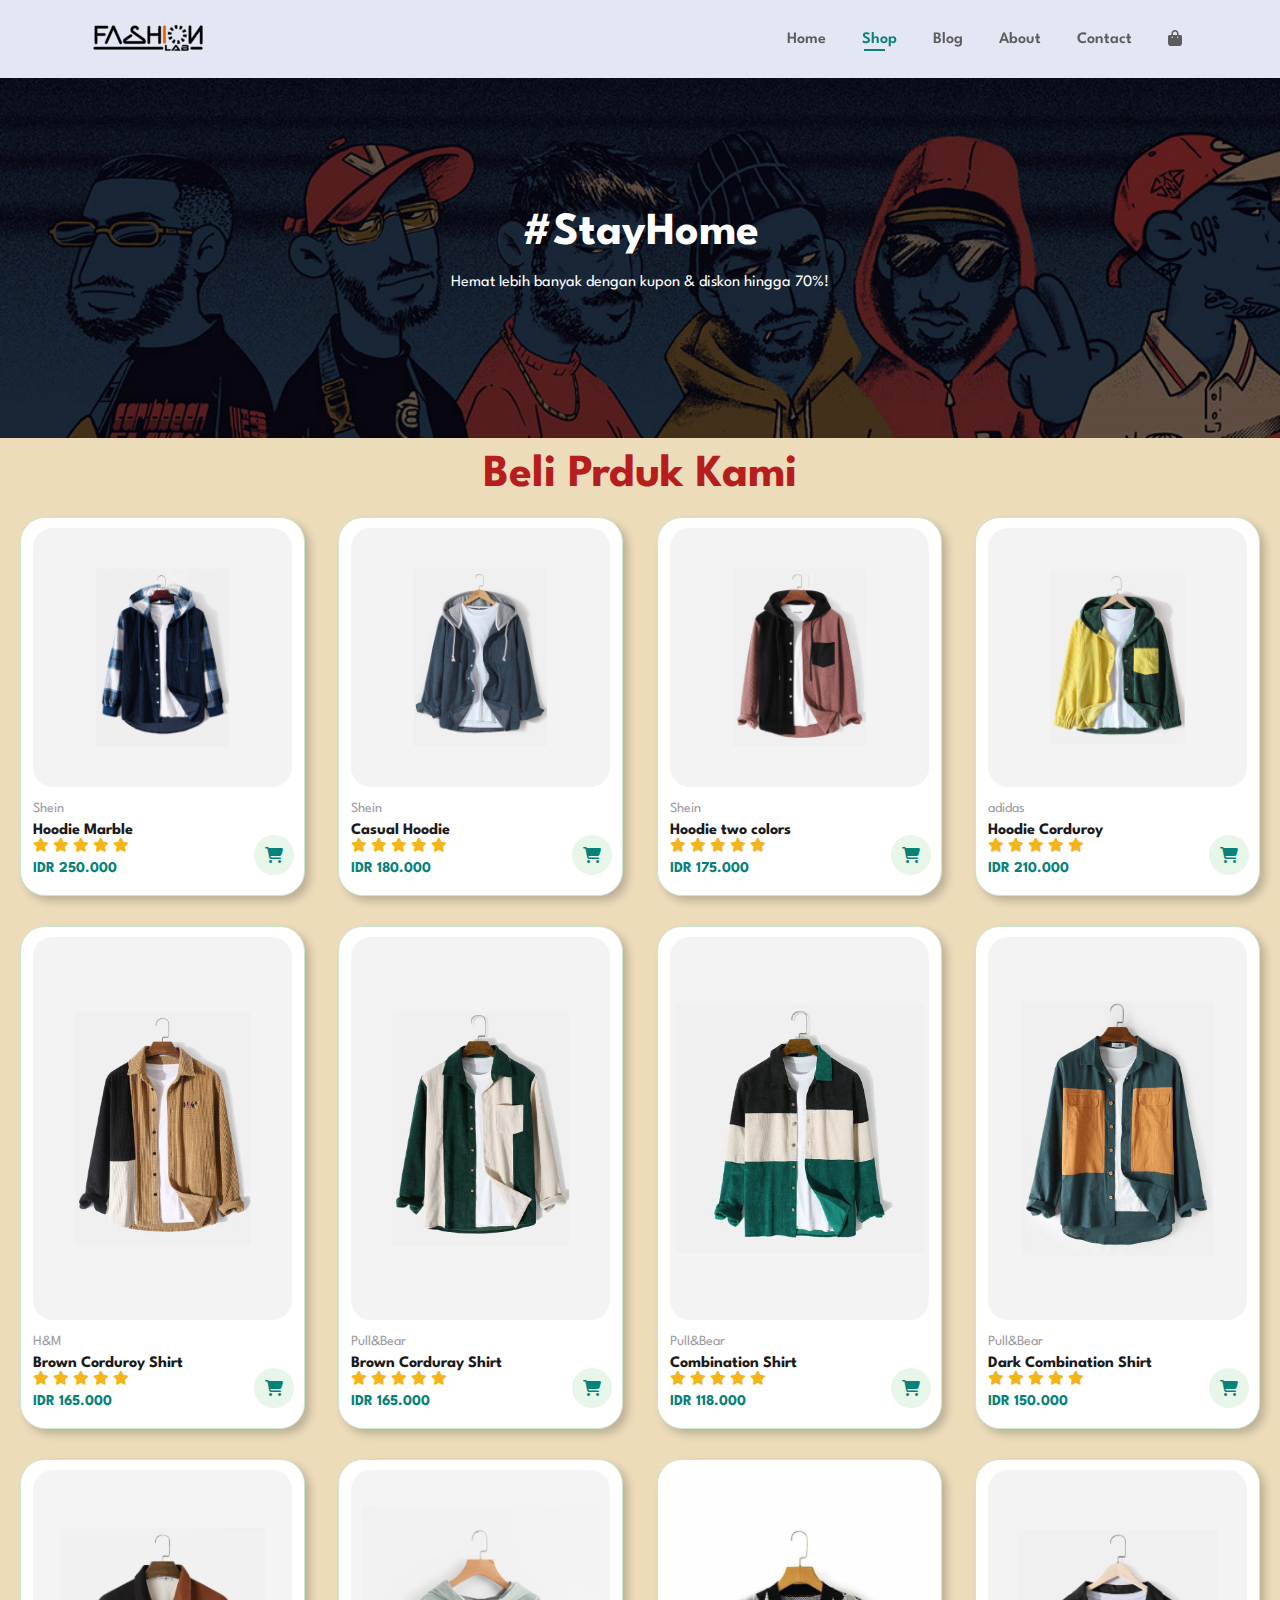
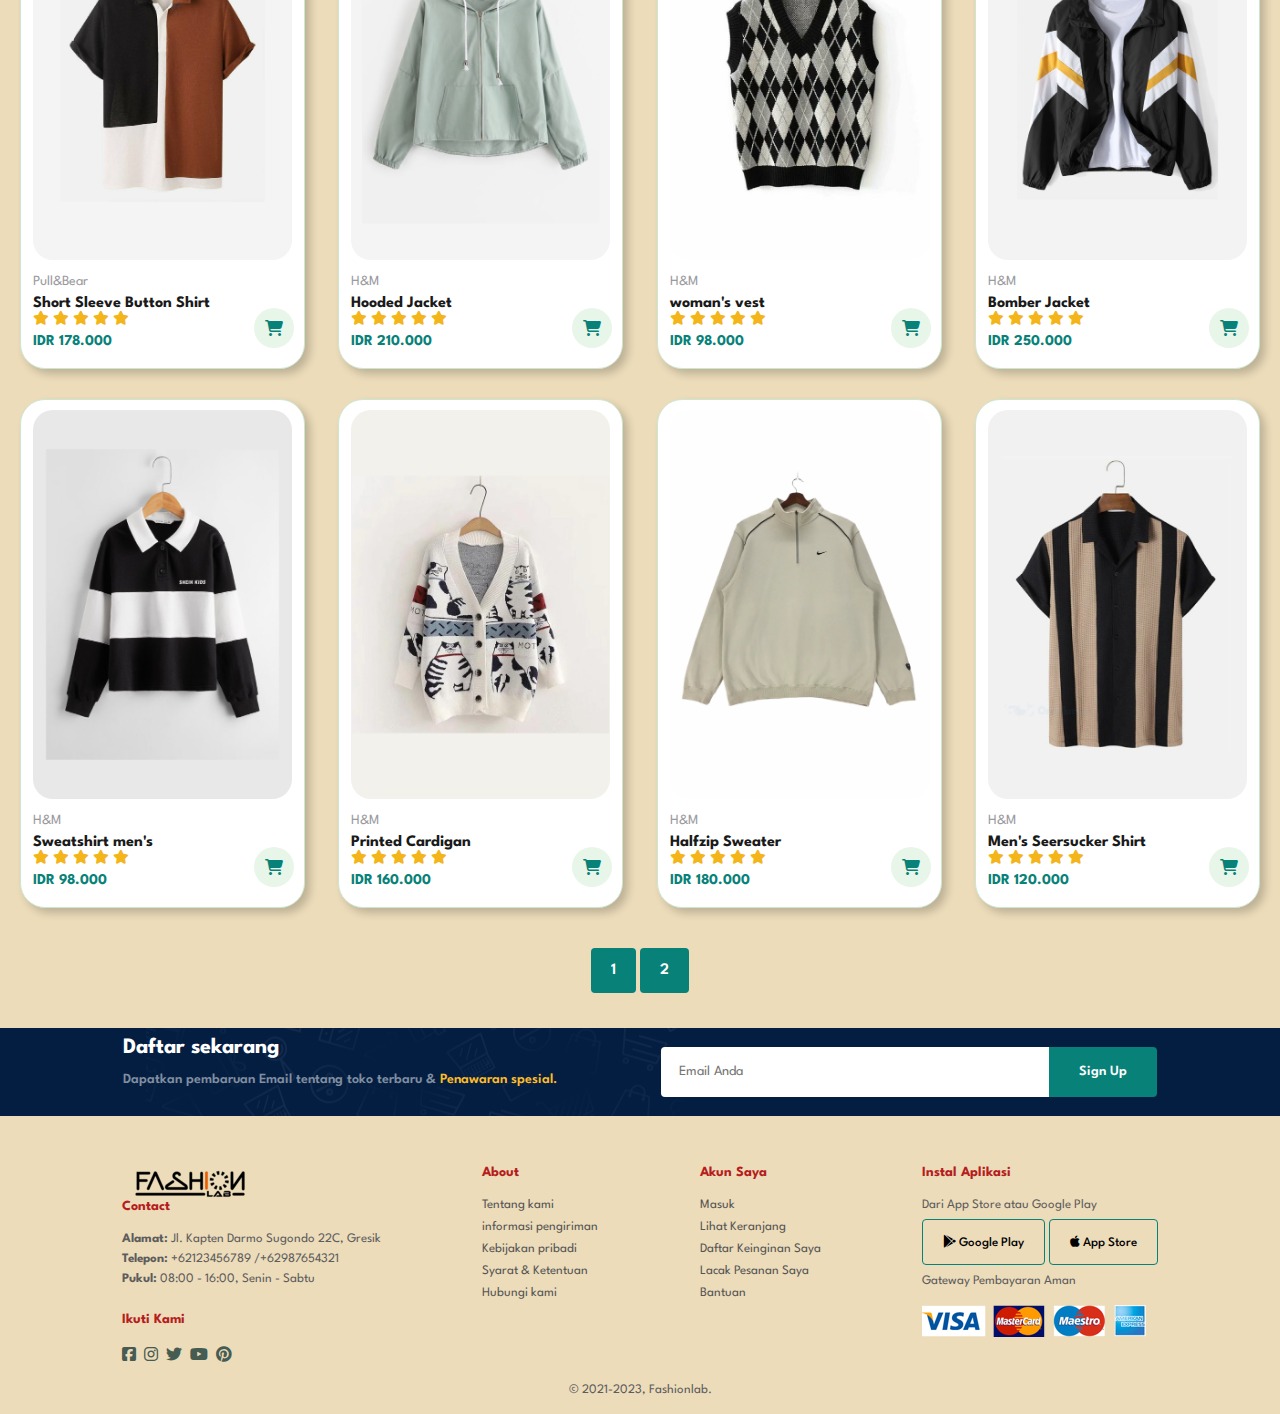
<file: shop.html>
<!DOCTYPE html>
<html lang="en">
<head>
    <meta charset="UTF-8">
    <meta http-equiv="X-UA-Compatible" content="IE=edge">
    <meta name="viewport" content="width=device-width, initial-scale=1.0">
    <title>Shop | FASHIONLAB</title>
    <link rel="stylesheet" href="https://cdnjs.cloudflare.com/ajax/libs/font-awesome/6.3.0/css/all.min.css" />
    <link rel="stylesheet" href="https://api.flaticon.com/v2/items/icons">
    <link rel="stylesheet" href="styles.css">
    <link rel="icon" href="img/favicon.png" type="image/x-icon">
</head>
<body>
    <section id="header">
        <a href="index.html"><img src="./img/logo.png"  class="logo" alt=""></a>
        <div>
            <ul id="navbar">
                <li><a href="index.html">Home</a></li>
                <li><a class="active" href="shop.html">Shop</a></li>
                <li><a href="blog.html">Blog</a></li>
                <li><a href="about.html">About</a></li>
                <li><a href="contact.html">Contact</a></li>
                <li id="lg-bag"><a href="cart.html"><i class="fa-solid fa-bag-shopping"></i></a></li>
                <a href="#" id="close"><i class="fa-solid fa-xmark"></i></a>
            </ul>
        </div>
        <div id="mobile">
                <a href="cart.html"><i class="fa-solid fa-bag-shopping"></i></a>
                <i id="bar" class="fa-solid fa-bars"></i>
        </div>
    </section>

    <section id="page-header">
        <h2>#StayHome</h2>
        <p>Hemat lebih banyak dengan kupon & diskon hingga 70%! </p>
    </section>

    <section id="product1" class="section-p1">
        <h2>Beli Prduk Kami</h2>
        <div class="pro-container">
            <div class="pro" onclick="window.location.href='single-page/f1.html';">
                <img src="./img/products/f1.jpg" alt="">
                <div class="des">
                    <span>Shein</span>
                    <h5>Hoodie Marble</h5>
                    <div class="star">
                        <i class="fas fa-star"></i>
                        <i class="fas fa-star"></i>
                        <i class="fas fa-star"></i>
                        <i class="fas fa-star"></i>
                        <i class="fas fa-star"></i>
                    </div>
                    <h4>IDR 250.000</h4>
                </div>
                <a href="#"><i class="fa-solid fa-cart-shopping cart"></i></a>  
            </div>
            <div class="pro" onclick="window.location.href='single-page/f2.html';">
                <img src="./img/products/f2.jpg" alt="">
                <div class="des">
                    <span>Shein</span>
                    <h5>Casual Hoodie</h5>
                    <div class="star">
                        <i class="fas fa-star"></i>
                        <i class="fas fa-star"></i>
                        <i class="fas fa-star"></i>
                        <i class="fas fa-star"></i>
                        <i class="fas fa-star"></i>
                    </div>
                    <h4>IDR 180.000</h4>
                </div>
                <a href="#"><i class="fa-solid fa-cart-shopping cart"></i></a>  
            </div>
            <div class="pro" onclick="window.location.href='single-page/f3.html';">
                <img src="./img/products/f3.jpg" alt="">
                <div class="des">
                    <span>Shein</span>
                    <h5>Hoodie two colors</h5>
                    <div class="star">
                        <i class="fas fa-star"></i>
                        <i class="fas fa-star"></i>
                        <i class="fas fa-star"></i>
                        <i class="fas fa-star"></i>
                        <i class="fas fa-star"></i>
                    </div>
                    <h4>IDR 175.000</h4>
                </div>
                <a href="#"><i class="fa-solid fa-cart-shopping cart"></i></a>  
            </div>
            <div class="pro" onclick="window.location.href='single-page/f4.html';">
                <img src="./img/products/f4.jpg" alt="">
                <div class="des">
                    <span>adidas</span>
                    <h5>Hoodie Corduroy</h5>
                    <div class="star">
                        <i class="fas fa-star"></i>
                        <i class="fas fa-star"></i>
                        <i class="fas fa-star"></i>
                        <i class="fas fa-star"></i>
                        <i class="fas fa-star"></i>
                    </div>
                    <h4>IDR 210.000</h4>
                </div>
                <a href="#"><i class="fa-solid fa-cart-shopping cart"></i></a>  
            </div>
            <div class="pro" onclick="window.location.href='single-page/f5.html';">
                <img src="./img/products/f5.jpg" alt="">
                <div class="des">
                    <span>H&M</span>
                    <h5>Brown Corduroy Shirt</h5>
                    <div class="star">
                        <i class="fas fa-star"></i>
                        <i class="fas fa-star"></i>
                        <i class="fas fa-star"></i>
                        <i class="fas fa-star"></i>
                        <i class="fas fa-star"></i>
                    </div>
                    <h4>IDR 165.000</h4>
                </div>
                <a href="#"><i class="fa-solid fa-cart-shopping cart"></i></a>  
            </div>
            <div class="pro" onclick="window.location.href='single-page/f6.html';">
                <img src="./img/products/f6.jpg" alt="">
                <div class="des">
                    <span>Pull&Bear</span>
                    <h5>Brown Corduray Shirt</h5>
                    <div class="star">
                        <i class="fas fa-star"></i>
                        <i class="fas fa-star"></i>
                        <i class="fas fa-star"></i>
                        <i class="fas fa-star"></i>
                        <i class="fas fa-star"></i>
                    </div>
                    <h4>IDR 165.000</h4>
                </div>
                <a href="#"><i class="fa-solid fa-cart-shopping cart"></i></a>  
            </div>
            <div class="pro" onclick="window.location.href='single-page/f7.html';">
                <img src="./img/products/f7.jpg" alt="">
                <div class="des">
                    <span>Pull&Bear</span>
                    <h5>Combination Shirt</h5>
                    <div class="star">
                        <i class="fas fa-star"></i>
                        <i class="fas fa-star"></i>
                        <i class="fas fa-star"></i>
                        <i class="fas fa-star"></i>
                        <i class="fas fa-star"></i>
                    </div>
                    <h4>IDR 118.000</h4>
                </div>
                <a href="#"><i class="fa-solid fa-cart-shopping cart"></i></a>  
            </div>
            <div class="pro" onclick="window.location.href='single-page/f8.html';">
                <img src="./img/products/f8.jpg" alt="">
                <div class="des">
                    <span>Pull&Bear</span>
                    <h5>Dark Combination Shirt</h5>
                    <div class="star">
                        <i class="fas fa-star"></i>
                        <i class="fas fa-star"></i>
                        <i class="fas fa-star"></i>
                        <i class="fas fa-star"></i>
                        <i class="fas fa-star"></i>
                    </div>
                    <h4>IDR 150.000</h4>
                </div>
                <a href="#"><i class="fa-solid fa-cart-shopping cart"></i></a>  
            </div>

            <div class="pro" onclick="window.location.href='single-page/h1.html';">
                <img src="./img/products/h1.png" alt="">
                <div class="des">
                    <span>Pull&Bear</span>
                    <h5>Short Sleeve Button Shirt</h5>
                    <div class="star">
                        <i class="fas fa-star"></i>
                        <i class="fas fa-star"></i>
                        <i class="fas fa-star"></i>
                        <i class="fas fa-star"></i>
                        <i class="fas fa-star"></i>
                    </div>
                    <h4>IDR 178.000</h4>
                </div>
                <a href="#"><i class="fa-solid fa-cart-shopping cart"></i></a>  
            </div>
            <div class="pro" onclick="window.location.href='single-page/h2.html';">
                <img src="./img/products/h2.png" alt="">
                <div class="des">
                    <span>H&M</span>
                    <h5>Hooded Jacket </h5>
                    <div class="star">
                        <i class="fas fa-star"></i>
                        <i class="fas fa-star"></i>
                        <i class="fas fa-star"></i>
                        <i class="fas fa-star"></i>
                        <i class="fas fa-star"></i>
                    </div>
                    <h4>IDR 210.000</h4>
                </div>
                <a href="#"><i class="fa-solid fa-cart-shopping cart"></i></a>  
            </div>
            <div class="pro" onclick="window.location.href='single-page/h3.html';">
                <img src="./img/products/h3.png" alt="">
                <div class="des">
                    <span>H&M</span>
                    <h5>woman's vest</h5>
                    <div class="star">
                        <i class="fas fa-star"></i>
                        <i class="fas fa-star"></i>
                        <i class="fas fa-star"></i>
                        <i class="fas fa-star"></i>
                        <i class="fas fa-star"></i>
                    </div>
                    <h4>IDR 98.000</h4>
                </div>
                <a href="#"><i class="fa-solid fa-cart-shopping cart"></i></a>  
            </div>
            <div class="pro" onclick="window.location.href='single-page/h4.html';">
                <img src="./img/products/h4.png" alt="">
                <div class="des">
                    <span>H&M</span>
                    <h5>Bomber Jacket</h5>
                    <div class="star">
                        <i class="fas fa-star"></i>
                        <i class="fas fa-star"></i>
                        <i class="fas fa-star"></i>
                        <i class="fas fa-star"></i>
                        <i class="fas fa-star"></i>
                    </div>
                    <h4>IDR 250.000</h4>
                </div>
                <a href="#"><i class="fa-solid fa-cart-shopping cart"></i></a>  
            </div>
            <div class="pro" onclick="window.location.href='single-page/h5.html';">
                <img src="./img/products/h5.png" alt="">
                <div class="des">
                    <span>H&M</span>
                    <h5>Sweatshirt men's</h5>
                    <div class="star">
                        <i class="fas fa-star"></i>
                        <i class="fas fa-star"></i>
                        <i class="fas fa-star"></i>
                        <i class="fas fa-star"></i>
                        <i class="fas fa-star"></i>
                    </div>
                    <h4>IDR 98.000</h4>
                </div>
                <a href="#"><i class="fa-solid fa-cart-shopping cart"></i></a>  
            </div>
            <div class="pro" onclick="window.location.href='single-page/h6.html';">
                <img src="./img/products/h6.png" alt="">
                <div class="des">
                    <span>H&M</span>
                    <h5>Printed Cardigan</h5>
                    <div class="star">
                        <i class="fas fa-star"></i>
                        <i class="fas fa-star"></i>
                        <i class="fas fa-star"></i>
                        <i class="fas fa-star"></i>
                        <i class="fas fa-star"></i>
                    </div>
                    <h4>IDR 160.000</h4>
                </div>
                <a href="#"><i class="fa-solid fa-cart-shopping cart"></i></a>  
            </div>
            <div class="pro" onclick="window.location.href='single-page/h7.html';">
                <img src="./img/products/h7.png" alt="">
                <div class="des">
                    <span>H&M</span>
                    <h5>Halfzip Sweater</h5>
                    <div class="star">
                        <i class="fas fa-star"></i>
                        <i class="fas fa-star"></i>
                        <i class="fas fa-star"></i>
                        <i class="fas fa-star"></i>
                        <i class="fas fa-star"></i>
                    </div>
                    <h4>IDR 180.000</h4>
                </div>
                <a href="#"><i class="fa-solid fa-cart-shopping cart"></i></a>  
            </div>
            <div class="pro" onclick="window.location.href='single-page/h8.html';">
                <img src="./img/products/h8.png" alt="">
                <div class="des">
                    <span>H&M</span>
                    <h5>Men's Seersucker Shirt</h5>
                    <div class="star">
                        <i class="fas fa-star"></i>
                        <i class="fas fa-star"></i>
                        <i class="fas fa-star"></i>
                        <i class="fas fa-star"></i>
                        <i class="fas fa-star"></i>
                    </div>
                    <h4>IDR 120.000</h4>
                </div>
                <a href="#"><i class="fa-solid fa-cart-shopping cart"></i></a>  
            </div>
        </div>
    </section>

    <section id="pagination" class="section-p1">
        <a href="shop.html">1</a>
        <a href="shop2.html">2</a>
    </section>

    <section id="newsletter" class="section-p1 section-m1">
        <div class="newstext">
            <h4>Daftar sekarang</h4>
            <p>Dapatkan pembaruan Email tentang toko terbaru & <span>Penawaran spesial.</span></p>
        </div>
        <div class="form">
            <input type="text" placeholder="Email Anda">
            <button class="normal">Sign Up</button>
        </div>
    </section>

    <footer class="section-p1">
        <div class="col">
            <img class="logo-footer" src="./img/logo.png" alt="">
            <h4>Contact</h4>
            <p><strong>Alamat:</strong> Jl. Kapten Darmo Sugondo 22C, Gresik</p>
            <p><strong>Telepon: </strong>+62123456789 /+62987654321</p>
            <p><strong>Pukul:</strong> 08:00 - 16:00, Senin - Sabtu</p>
            <div class="follow">
                <h4>Ikuti Kami</h4>
                <div class="icon">
                    <i class="fa-brands fa-square-facebook"></i>
                    <i class="fa-brands fa-instagram"></i>
                    <i class="fa-brands fa-twitter"></i>
                    <i class="fa-brands fa-youtube"></i>
                    <i class="fa-brands fa-pinterest"></i>
                </div>
            </div>
        </div>
        <div class="col">
            <h4>About</h4>
            <a href="#">Tentang kami</a>
            <a href="#">informasi pengiriman</a>
            <a href="#">Kebijakan pribadi</a>
            <a href="#">Syarat & Ketentuan</a>
            <a href="#">Hubungi kami</a>
        </div>
        <div class="col">
            <h4>Akun Saya</h4>
            <a href="#">Masuk</a>
            <a href="#">Lihat Keranjang</a>
            <a href="#">Daftar Keinginan Saya</a>
            <a href="#">Lacak Pesanan Saya</a>
            <a href="#">Bantuan</a>
        </div>
        <div class="col install">
            <h4>Instal Aplikasi</h4>
            <p>Dari App Store atau Google Play</p>
            <div class="row">
                <button class="pay google"><i class="fa-brands fa-google-play"></i>   Google Play</button>
                <button class="pay apple">
                    <i class="fa-brands fa-apple"></i> 
                    App Store
                </button>
            </div>
            <p>Gateway Pembayaran Aman</p>
            <img src="./img/pay/pay.png" alt="">
        </div>

        <div class="copyright">
            <p>© 2021-2023, Fashionlab.</p>

        </div>

    </footer>

    <script src="script.js"></script>
</body>
</html>
</file>
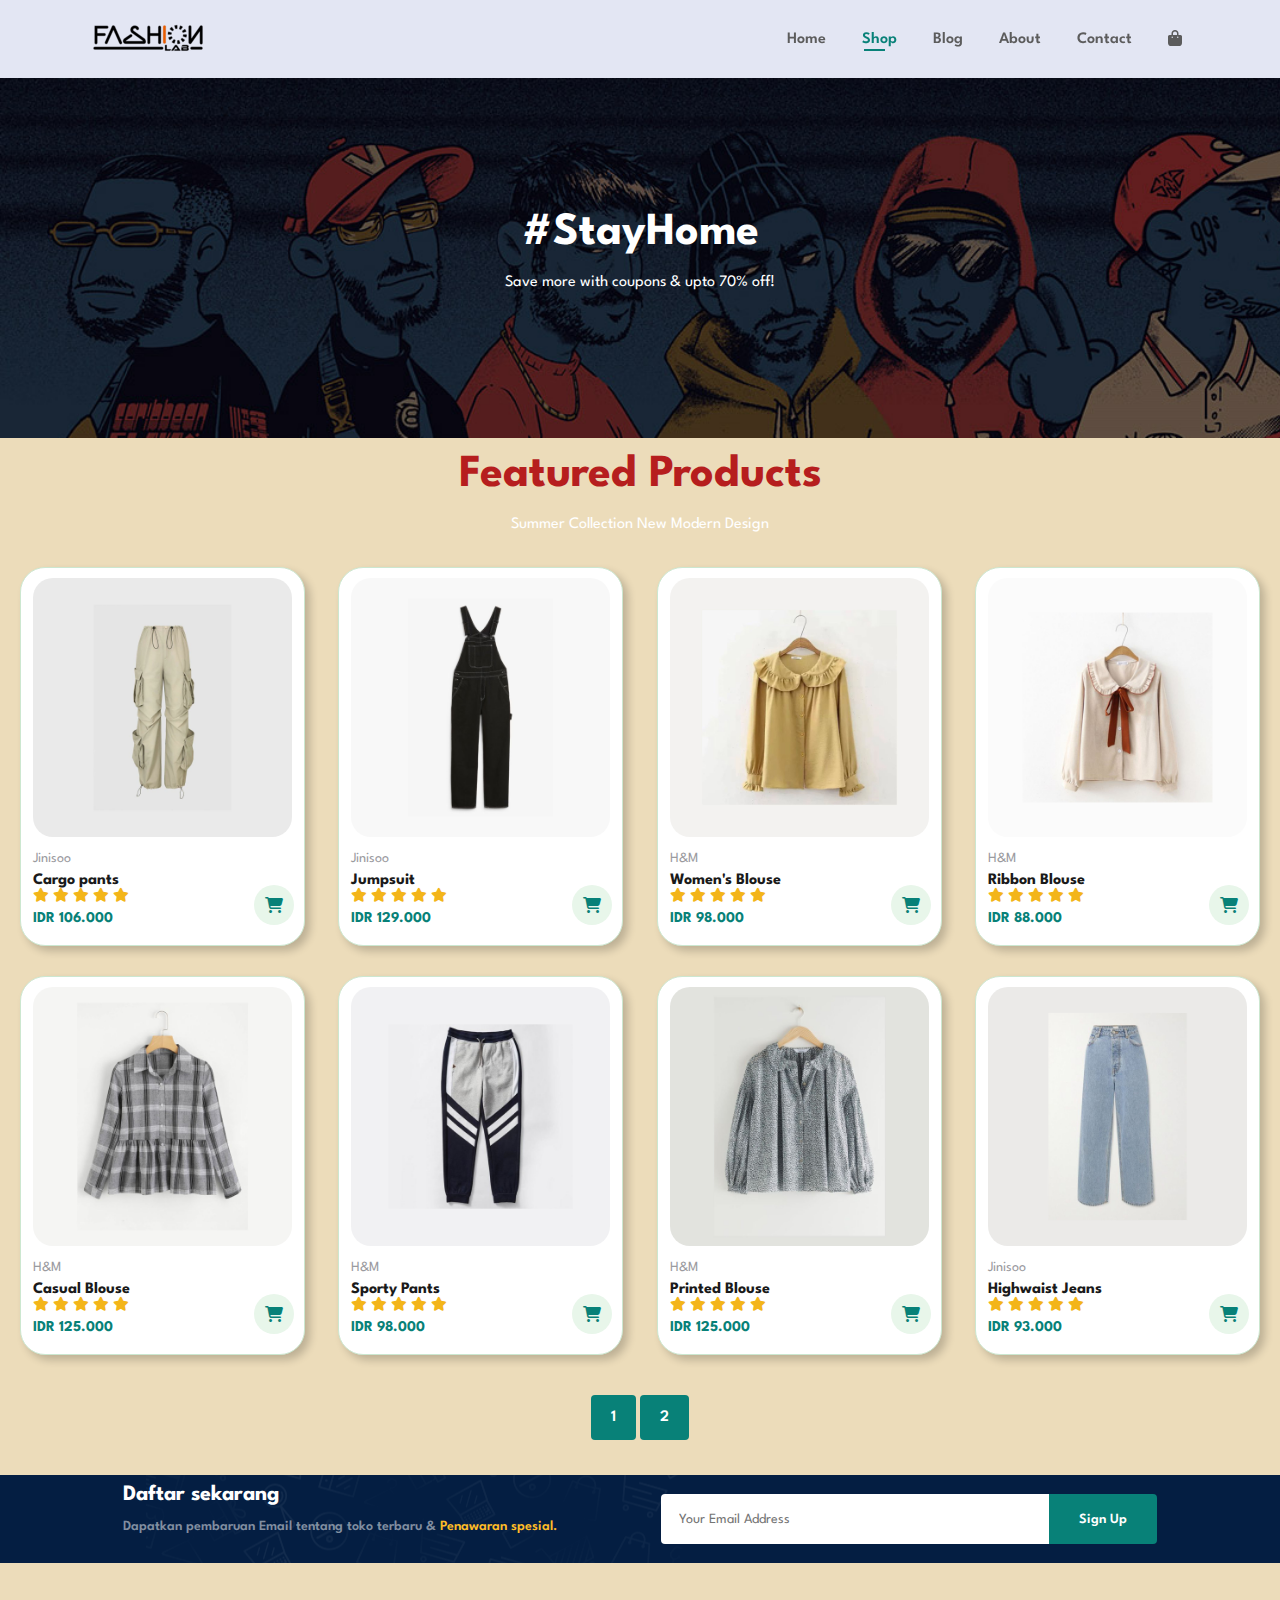
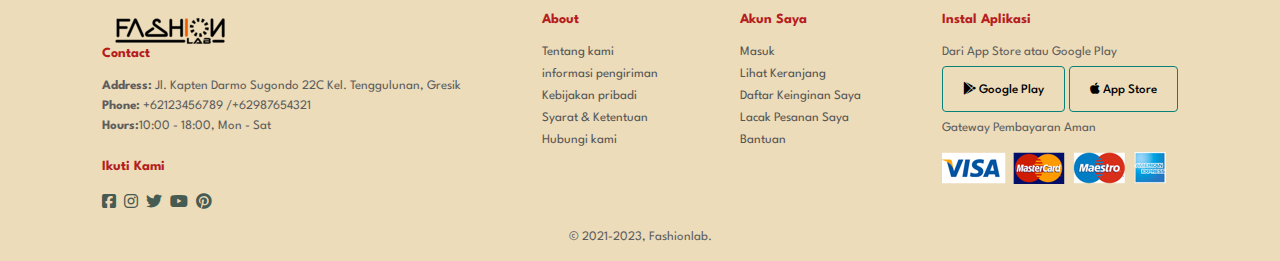
<file: shop2.html>
<!DOCTYPE html>
<html lang="en">
<head>
    <meta charset="UTF-8">
    <meta http-equiv="X-UA-Compatible" content="IE=edge">
    <meta name="viewport" content="width=device-width, initial-scale=1.0">
    <title>Shop | FASHIONLAB</title>
    <link rel="stylesheet" href="https://cdnjs.cloudflare.com/ajax/libs/font-awesome/6.3.0/css/all.min.css" />
    <link rel="stylesheet" href="https://api.flaticon.com/v2/items/icons">
    <link rel="stylesheet" href="styles.css">
    <link rel="icon" href="img/favicon.png" type="image/x-icon">
</head>
<body>
    <section id="header">
        <a href="index.html"><img src="./img/logo.png"  class="logo" alt=""></a>
        <div>
            <ul id="navbar">
                <li><a href="index.html">Home</a></li>
                <li><a class="active" href="shop.html">Shop</a></li>
                <li><a href="blog.html">Blog</a></li>
                <li><a href="about.html">About</a></li>
                <li><a href="contact.html">Contact</a></li>
                <li id="lg-bag"><a href="cart.html"><i class="fa-solid fa-bag-shopping"></i></a></li>
                <a href="#" id="close"><i class="fa-solid fa-xmark"></i></a>
            </ul>
        </div>
        <div id="mobile">
                <a href="cart.html"><i class="fa-solid fa-bag-shopping"></i></a>
                <i id="bar" class="fa-solid fa-bars"></i>
        </div>
    </section>

    <section id="page-header">
        <h2>#StayHome</h2>
        <p>Save more with coupons & upto 70% off! </p>
    </section>

    <section id="product1" class="section-p1">
        <h2>Featured Products</h2>
        <p>Summer Collection New Modern Design</p>
        <div class="pro-container">
            <div class="pro" onclick="window.location.href='single-page/n1.html';">
                <img src="./img/products/n1.jpg" alt="">
                <div class="des">
                    <span>Jinisoo</span>
                    <h5>Cargo pants</h5>
                    <div class="star">
                        <i class="fas fa-star"></i>
                        <i class="fas fa-star"></i>
                        <i class="fas fa-star"></i>
                        <i class="fas fa-star"></i>
                        <i class="fas fa-star"></i>
                    </div>
                    <h4>IDR 106.000</h4>
                </div>
                <a href="#"><i class="fa-solid fa-cart-shopping cart"></i></a>  
            </div>
            <div class="pro" onclick="window.location.href='single-page/n2.html';">
                <img src="./img/products/n2.jpg" alt="">
                <div class="des">
                    <span>Jinisoo</span>
                    <h5>Jumpsuit</h5>
                    <div class="star">
                        <i class="fas fa-star"></i>
                        <i class="fas fa-star"></i>
                        <i class="fas fa-star"></i>
                        <i class="fas fa-star"></i>
                        <i class="fas fa-star"></i>
                    </div>
                    <h4>IDR 129.000</h4>
                </div>
                <a href="#"><i class="fa-solid fa-cart-shopping cart"></i></a>  
            </div>
            <div class="pro" onclick="window.location.href='single-page/n3.html';">
                <img src="./img/products/n3.jpg" alt="">
                <div class="des">
                    <span>H&M</span>
                    <h5>Women's Blouse</h5>
                    <div class="star">
                        <i class="fas fa-star"></i>
                        <i class="fas fa-star"></i>
                        <i class="fas fa-star"></i>
                        <i class="fas fa-star"></i>
                        <i class="fas fa-star"></i>
                    </div>
                    <h4>IDR 98.000</h4>
                </div>
                <a href="#"><i class="fa-solid fa-cart-shopping cart"></i></a>  
            </div>
            <div class="pro" onclick="window.location.href='single-page/n4.html';">
                <img src="./img/products/n4.jpg" alt="">
                <div class="des">
                    <span>H&M</span>
                    <h5>Ribbon Blouse</h5>
                    <div class="star">
                        <i class="fas fa-star"></i>
                        <i class="fas fa-star"></i>
                        <i class="fas fa-star"></i>
                        <i class="fas fa-star"></i>
                        <i class="fas fa-star"></i>
                    </div>
                    <h4>IDR 88.000</h4>
                </div>
                <a href="#"><i class="fa-solid fa-cart-shopping cart"></i></a>  
            </div>
            <div class="pro" onclick="window.location.href='single-page/n5.html';">
                <img src="./img/products/n5.jpg" alt="">
                <div class="des">
                    <span>H&M</span>
                    <h5>Casual Blouse</h5>
                    <div class="star">
                        <i class="fas fa-star"></i>
                        <i class="fas fa-star"></i>
                        <i class="fas fa-star"></i>
                        <i class="fas fa-star"></i>
                        <i class="fas fa-star"></i>
                    </div>
                    <h4>IDR 125.000</h4>
                </div>
                <a href="#"><i class="fa-solid fa-cart-shopping cart"></i></a>  
            </div>
            <div class="pro" onclick="window.location.href='single-page/n6.html';">
                <img src="./img/products/n6.jpg" alt="">
                <div class="des">
                    <span>H&M</span>
                    <h5>Sporty Pants</h5>
                    <div class="star">
                        <i class="fas fa-star"></i>
                        <i class="fas fa-star"></i>
                        <i class="fas fa-star"></i>
                        <i class="fas fa-star"></i>
                        <i class="fas fa-star"></i>
                    </div>
                    <h4>IDR 98.000</h4>
                </div>
                <a href="#"><i class="fa-solid fa-cart-shopping cart"></i></a>  
            </div>
            <div class="pro"  onclick="window.location.href='single-page/n7.html';">
                <img src="./img/products/n7.jpg" alt="">
                <div class="des">
                    <span>H&M</span>
                    <h5>Printed Blouse</h5>
                    <div class="star">
                        <i class="fas fa-star"></i>
                        <i class="fas fa-star"></i>
                        <i class="fas fa-star"></i>
                        <i class="fas fa-star"></i>
                        <i class="fas fa-star"></i>
                    </div>
                    <h4>IDR 125.000</h4>
                </div>
                <a href="#"><i class="fa-solid fa-cart-shopping cart"></i></a>  
            </div>
            <div class="pro"  onclick="window.location.href='single-page/n8.html';">
                <img src="./img/products/n8.jpg" alt="">
                <div class="des">
                    <span>Jinisoo</span>
                    <h5>Highwaist Jeans</h5>
                    <div class="star">
                        <i class="fas fa-star"></i>
                        <i class="fas fa-star"></i>
                        <i class="fas fa-star"></i>
                        <i class="fas fa-star"></i>
                        <i class="fas fa-star"></i>
                    </div>
                    <h4>IDR 93.000</h4>
                </div>
                <a href="#"><i class="fa-solid fa-cart-shopping cart"></i></a>  
            </div>
        </div>
    </section>

    <section id="pagination" class="section-p1">
        <a href="shop.html">1</a>
        <a href="second-shop.html">2</a>
        <!-- <a href="#"><i class="fa-solid fa-right-long"></i></a> -->
    </section>

    <section id="newsletter" class="section-p1 section-m1">
        <div class="newstext">
            <h4>Daftar sekarang</h4>
            <p>Dapatkan pembaruan Email tentang toko terbaru & <span>Penawaran spesial.</span></p>
        </div>
        <div class="form">
            <input type="text" placeholder="Your Email Address">
            <button class="normal">Sign Up</button>
        </div>
    </section>

    <footer class="section-p1">
        <div class="col">
            <img class="logo-footer" src="./img/logo.png" alt="">
            <h4>Contact</h4>
            <p><strong>Address:</strong> Jl. Kapten Darmo Sugondo 22C Kel. Tenggulunan, Gresik</p>
            <p><strong>Phone: </strong>+62123456789 /+62987654321</p>
            <p><strong>Hours:</strong>10:00 - 18:00, Mon - Sat</p>
            <div class="follow">
                <h4>Ikuti Kami</h4>
                <div class="icon">
                    <i class="fa-brands fa-square-facebook"></i>
                    <i class="fa-brands fa-instagram"></i>
                    <i class="fa-brands fa-twitter"></i>
                    <i class="fa-brands fa-youtube"></i>
                    <i class="fa-brands fa-pinterest"></i>
                </div>
            </div>
        </div>
        <div class="col">
            <h4>About</h4>
            <a href="#">Tentang kami</a>
            <a href="#">informasi pengiriman</a>
            <a href="#">Kebijakan pribadi</a>
            <a href="#">Syarat & Ketentuan</a>
            <a href="#">Hubungi kami</a>
        </div>
        <div class="col">
            <h4>Akun Saya</h4>
            <a href="#">Masuk</a>
            <a href="#">Lihat Keranjang</a>
            <a href="#">Daftar Keinginan Saya</a>
            <a href="#">Lacak Pesanan Saya</a>
            <a href="#">Bantuan</a>
        </div>
        <div class="col install">
            <h4>Instal Aplikasi</h4>
            <p>Dari App Store atau Google Play</p>
            <div class="row">
                <button class="pay google"><i class="fa-brands fa-google-play"></i>   Google Play</button>
                <button class="pay apple">
                    <i class="fa-brands fa-apple"></i> 
                    App Store
                </button>
            </div>
            <p>Gateway Pembayaran Aman</p>
            <img src="./img/pay/pay.png" alt="">
        </div>

        <div class="copyright">
            <p>© 2021-2023, Fashionlab.</p>

        </div>

    </footer>

    <script src="script.js"></script>
</body>
</html>
</file>
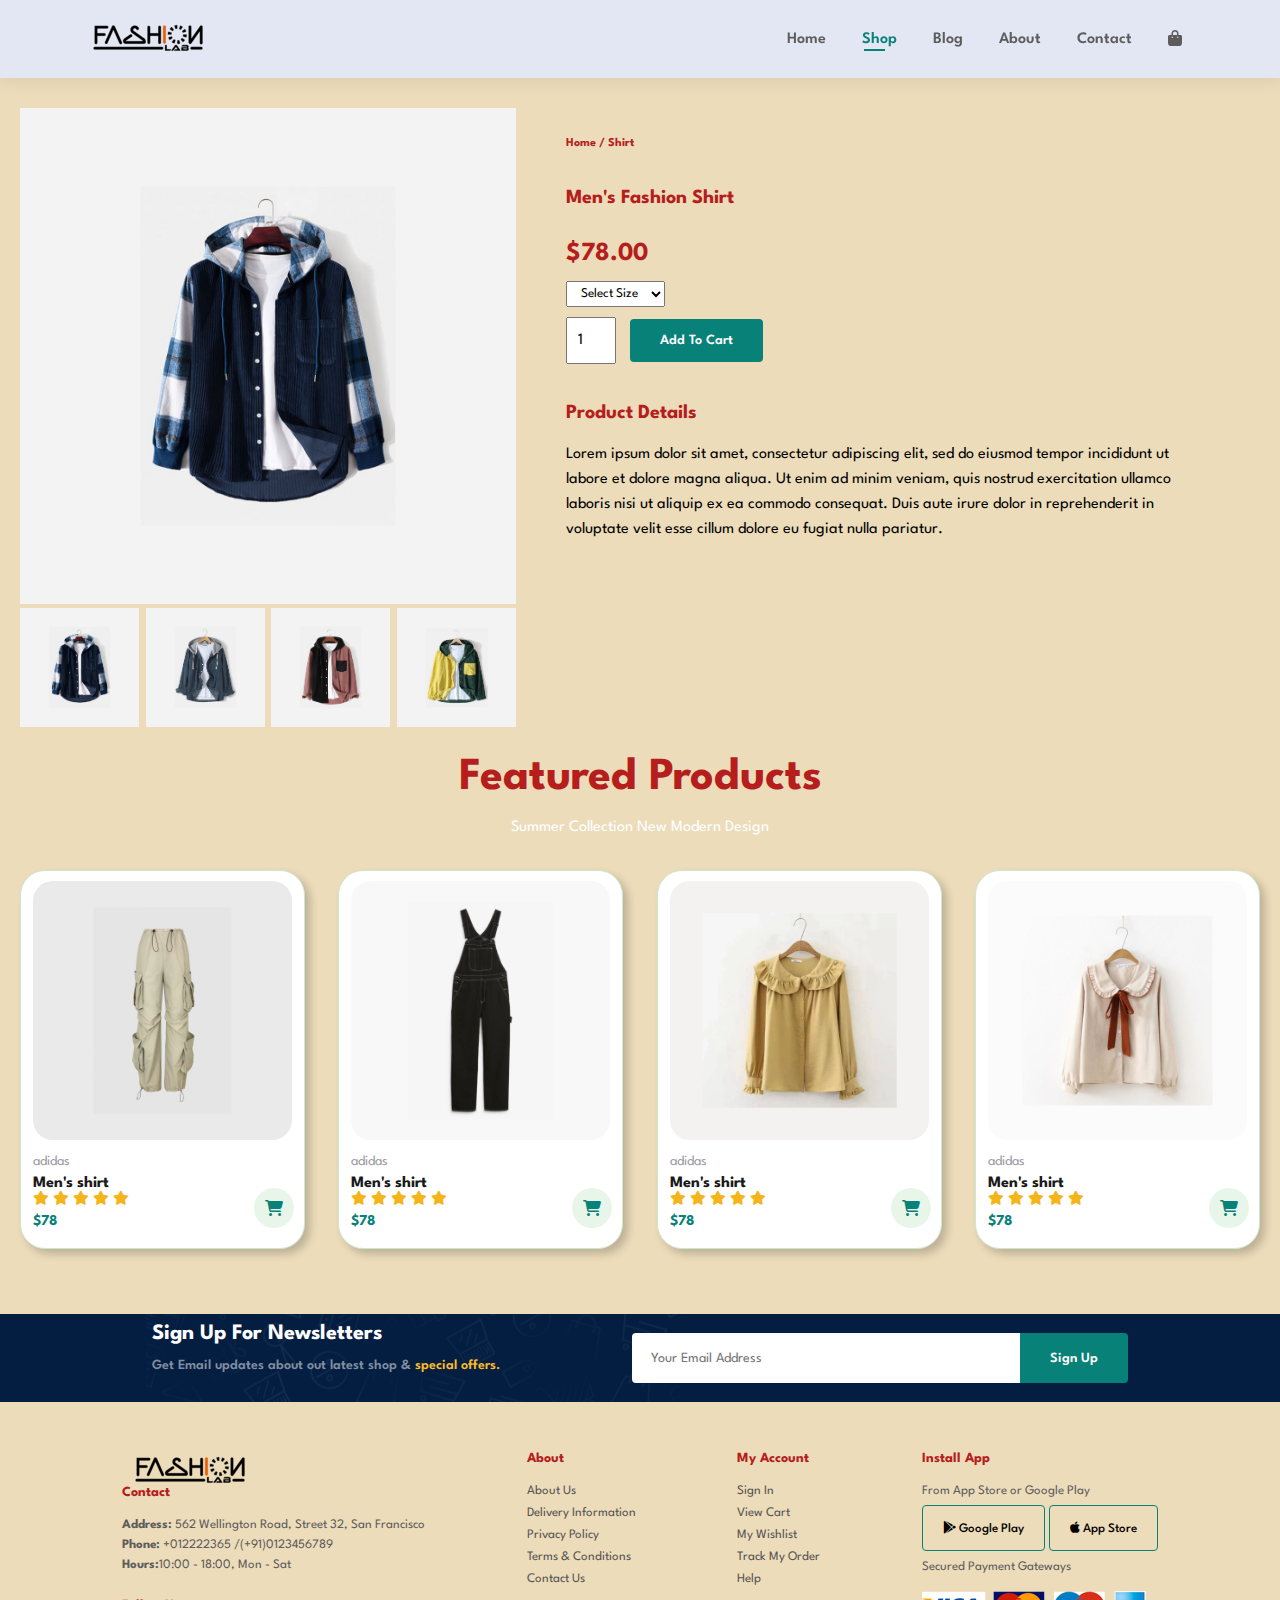
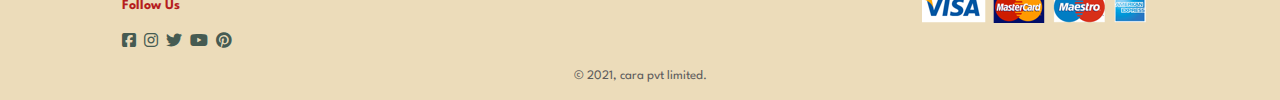
<file: single-page/f1.html>
<!DOCTYPE html>
<html lang="en">
<head>
    <meta charset="UTF-8">
    <meta http-equiv="X-UA-Compatible" content="IE=edge">
    <meta name="viewport" content="width=device-width, initial-scale=1.0">
    <title>E-commerce</title>
    <link rel="stylesheet" href="https://cdnjs.cloudflare.com/ajax/libs/font-awesome/6.3.0/css/all.min.css" />
    <link rel="stylesheet" href="https://api.flaticon.com/v2/items/icons">
    <link rel="stylesheet" href="../styles.css">
</head>
<body>
    <section id="header">
        <a href="../index.html"><img src="../img/logo.png"  class="logo" alt=""></a>
        <div>
            <ul id="navbar">
                <li><a href="../index.html">Home</a></li>
                <li><a class="active" href="../shop.html">Shop</a></li>
                <li><a href="../blog.html">Blog</a></li>
                <li><a href="../about.html">About</a></li>
                <li><a href="../contact.html">Contact</a></li>
                <li id="lg-bag"><a href="../cart.html"><i class="fa-solid fa-bag-shopping"></i></a></li>
                <a href="#" id="close"><i class="fa-solid fa-xmark"></i></a>
            </ul>
        </div>
        <div id="mobile">
                <a href="../cart.html"><i class="fa-solid fa-bag-shopping"></i></a>
                <i id="bar" class="fa-solid fa-bars"></i>
        </div>
    </section>

    <section id="pro-details" class="section-p1">
        <div class="single-pro-img">
            <img src="../img/products/f1.jpg" width="100%" id="f1" alt="">
            <div class="small-img-group">
                <div class="small-img-col">
                    <img src="../img/products/f1.jpg" width="100%" class="small-img" alt="">
                </div>
                <div class="small-img-col">
                    <img src="../img/products/f2.jpg" width="100%" class="small-img" alt="">
                </div>
                <div class="small-img-col">
                    <img src="../img/products/f3.jpg" width="100%" class="small-img" alt="">
                </div>
                <div class="small-img-col">
                    <img src="../../img/products/f4.jpg" width="100%" class="small-img" alt="">
                </div>
            </div>
        </div>
        <div class="single-pro-details">
            <h6>Home / Shirt</h6>
            <h4>Men's Fashion Shirt</h4>
            <h2>$78.00</h2>
            <select>
                <option>Select Size</option>
                <option>XL</option>
                <option>XXL</option>
                <option>Small</option>
                <option>Large</option>
            </select>
            <input type="number" value="1" min="0">
            <button class="normal">Add To Cart</button>
            <h4>Product Details</h4>
            <span>Lorem ipsum dolor sit amet, consectetur adipiscing elit, sed do eiusmod tempor
                 incididunt ut labore et dolore magna aliqua. Ut enim ad minim veniam, quis 
                 nostrud exercitation ullamco laboris nisi ut aliquip ex ea commodo consequat. 
                 Duis aute irure dolor in reprehenderit in voluptate velit esse cillum dolore eu 
                 fugiat nulla pariatur. </span>
        </div>
    </section>

    <section id="product1" class="section-p1">
        <h2>Featured Products</h2>
        <p>Summer Collection New Modern Design</p>
        <div class="pro-container">
            <div class="pro" onclick="window.location.href='n1.html';">
                <img src="../img/products/n1.jpg" alt="">
                <div class="des">
                    <span>adidas</span>
                    <h5>Men's shirt</h5>
                    <div class="star">
                        <i class="fas fa-star"></i>
                        <i class="fas fa-star"></i>
                        <i class="fas fa-star"></i>
                        <i class="fas fa-star"></i>
                        <i class="fas fa-star"></i>
                    </div>
                    <h4>$78</h4>
                </div>
                <a href="#"><i class="fa-solid fa-cart-shopping cart"></i></a>  
            </div>
            <div class="pro" onclick="window.location.href='n2.html';">
                <img src="../img/products/n2.jpg" alt="">
                <div class="des">
                    <span>adidas</span>
                    <h5>Men's shirt</h5>
                    <div class="star">
                        <i class="fas fa-star"></i>
                        <i class="fas fa-star"></i>
                        <i class="fas fa-star"></i>
                        <i class="fas fa-star"></i>
                        <i class="fas fa-star"></i>
                    </div>
                    <h4>$78</h4>
                </div>
                <a href="#"><i class="fa-solid fa-cart-shopping cart"></i></a>  
            </div>
            <div class="pro" onclick="window.location.href='n3.html';">
                <img src="../img/products/n3.jpg" alt="">
                <div class="des">
                    <span>adidas</span>
                    <h5>Men's shirt</h5>
                    <div class="star">
                        <i class="fas fa-star"></i>
                        <i class="fas fa-star"></i>
                        <i class="fas fa-star"></i>
                        <i class="fas fa-star"></i>
                        <i class="fas fa-star"></i>
                    </div>
                    <h4>$78</h4>
                </div>
                <a href="#"><i class="fa-solid fa-cart-shopping cart"></i></a>  
            </div>
            <div class="pro" onclick="window.location.href='n4.html';">
                <img src="../img/products/n4.jpg" alt="">
                <div class="des">
                    <span>adidas</span>
                    <h5>Men's shirt</h5>
                    <div class="star">
                        <i class="fas fa-star"></i>
                        <i class="fas fa-star"></i>
                        <i class="fas fa-star"></i>
                        <i class="fas fa-star"></i>
                        <i class="fas fa-star"></i>
                    </div>
                    <h4>$78</h4>
                </div>
                <a href="#"><i class="fa-solid fa-cart-shopping cart"></i></a>  
            </div>
        </div>
    </section>
    

    <section id="newsletter" class="section-p1 section-m1">
        <div class="newstext">
            <h4>Sign Up For Newsletters</h4>
            <p>Get Email updates about out latest shop & <span>special offers.</span></p>
        </div>
        <div class="form">
            <input type="text" placeholder="Your Email Address">
            <button class="normal">Sign Up</button>
        </div>
    </section>

    <footer class="section-p1">
        <div class="col">
            <img src="../img/logo.png" alt="">
            <h4>Contact</h4>
            <p><strong>Address:</strong> 562 Wellington Road, Street 32, San Francisco</p>
            <p><strong>Phone: </strong>+012222365 /(+91)0123456789</p>
            <p><strong>Hours:</strong>10:00 - 18:00, Mon - Sat</p>
            <div class="follow">
                <h4>Follow Us</h4>
                <div class="icon">
                    <i class="fa-brands fa-square-facebook"></i>
                    <i class="fa-brands fa-instagram"></i>
                    <i class="fa-brands fa-twitter"></i>
                    <i class="fa-brands fa-youtube"></i>
                    <i class="fa-brands fa-pinterest"></i>
                </div>
            </div>
        </div>
        <div class="col">
            <h4>About</h4>
            <a href="#">About Us</a>
            <a href="#">Delivery Information</a>
            <a href="#">Privacy Policy</a>
            <a href="#">Terms & Conditions</a>
            <a href="#">Contact Us</a>
        </div>
        <div class="col">
            <h4>My Account</h4>
            <a href="#">Sign In</a>
            <a href="#">View Cart</a>
            <a href="#">My Wishlist</a>
            <a href="#">Track My Order</a>
            <a href="#">Help</a>
        </div>
        <div class="col install">
            <h4>Install App</h4>
            <p>From App Store or Google Play</p>
            <div class="row">
                <button class="pay google"><i class="fa-brands fa-google-play"></i>   Google Play</button>
                <button class="pay apple">
                    <i class="fa-brands fa-apple"></i> 
                    App Store
                </button>
            </div>
            <p>Secured Payment Gateways</p>
            <img src="../img/pay/pay.png" alt="">
        </div>

        <div class="copyright">
            <p>© 2021, cara pvt limited.</p>

        </div>

    </footer>

    <script>
        var mainimg = document.getElementById("f1");
        var smallimg = document.getElementsByClassName("small-img");
        
        smallimg[0].onclick = function(){
            mainimg.src = smallimg[0].src; 
        }
        smallimg[1].onclick = function(){
            mainimg.src = smallimg[1].src; 
        }
        smallimg[2].onclick = function(){
            mainimg.src = smallimg[2].src; 
        }
        smallimg[3].onclick = function(){
            mainimg.src = smallimg[3].src; 
        }
    </script>


    <script src="../script.js"></script>
</body>
</html>
</file>
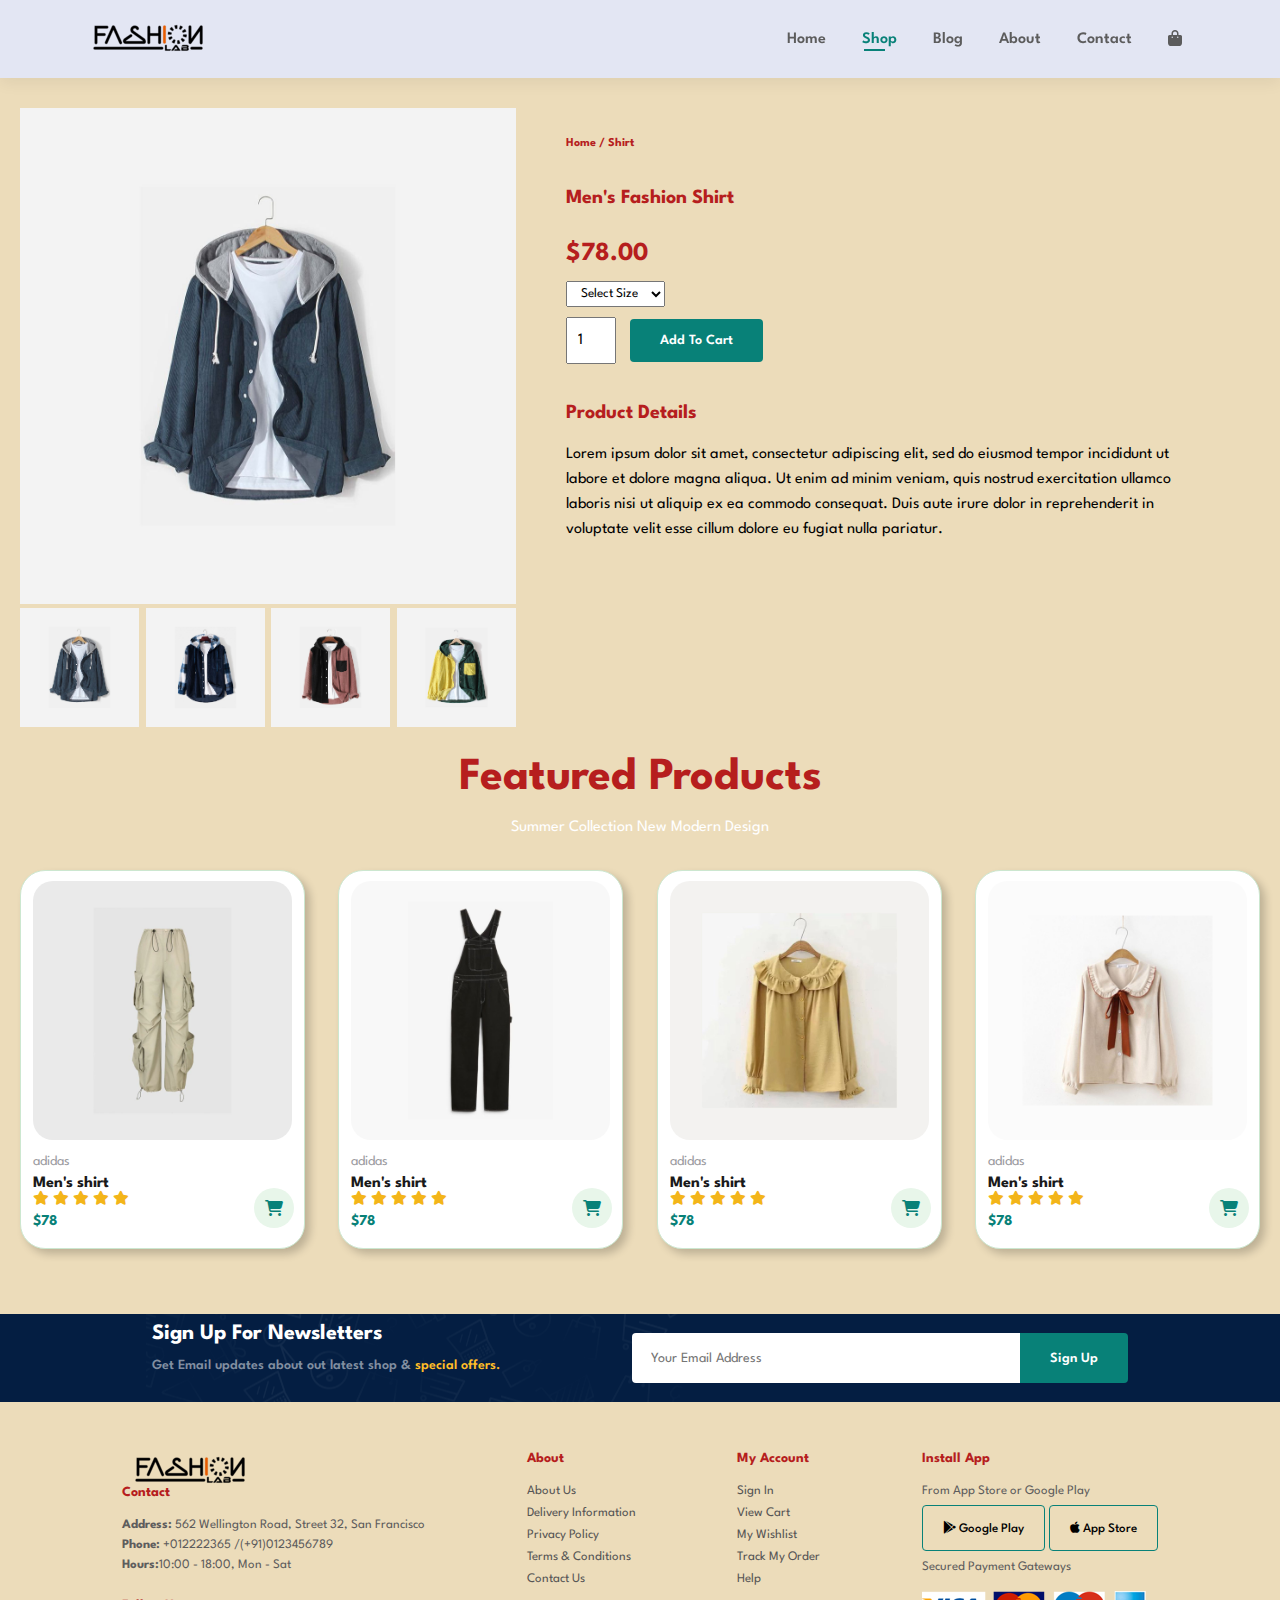
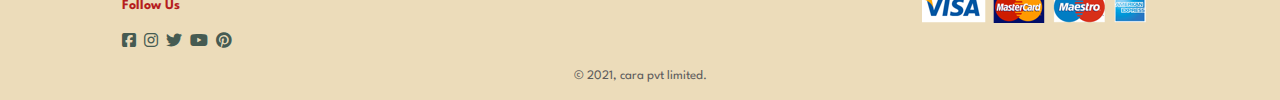
<file: single-page/f2.html>
<!DOCTYPE html>
<html lang="en">
<head>
    <meta charset="UTF-8">
    <meta http-equiv="X-UA-Compatible" content="IE=edge">
    <meta name="viewport" content="width=device-width, initial-scale=1.0">
    <title>E-commerce</title>
    <link rel="stylesheet" href="https://cdnjs.cloudflare.com/ajax/libs/font-awesome/6.3.0/css/all.min.css" />
    <link rel="stylesheet" href="https://api.flaticon.com/v2/items/icons">
    <link rel="stylesheet" href="../styles.css">
</head>
<body>
    <section id="header">
        <a href="../index.html"><img src="../img/logo.png"  class="logo" alt=""></a>
        <div>
            <ul id="navbar">
                <li><a href="../index.html">Home</a></li>
                <li><a class="active" href="../shop.html">Shop</a></li>
                <li><a href="../blog.html">Blog</a></li>
                <li><a href="../about.html">About</a></li>
                <li><a href="../contact.html">Contact</a></li>
                <li id="lg-bag"><a href="../cart.html"><i class="fa-solid fa-bag-shopping"></i></a></li>
                <a href="#" id="close"><i class="fa-solid fa-xmark"></i></a>
            </ul>
        </div>
        <div id="mobile">
                <a href="../cart.html"><i class="fa-solid fa-bag-shopping"></i></a>
                <i id="bar" class="fa-solid fa-bars"></i>
        </div>
    </section>

    <section id="pro-details" class="section-p1">
        <div class="single-pro-img">
            <img src="../img/products/f2.jpg" width="100%" id="f2" alt="">
            <div class="small-img-group">
                <div class="small-img-col">
                    <img src="../img/products/f2.jpg" width="100%" class="small-img" alt="">
                </div>
                <div class="small-img-col">
                    <img src="../img/products/f1.jpg" width="100%" class="small-img" alt="">
                </div>
                <div class="small-img-col">
                    <img src="../img/products/f3.jpg" width="100%" class="small-img" alt="">
                </div>
                <div class="small-img-col">
                    <img src="../img/products/f4.jpg" width="100%" class="small-img" alt="">
                </div>
            </div>
        </div>
        <div class="single-pro-details">
            <h6>Home / Shirt</h6>
            <h4>Men's Fashion Shirt</h4>
            <h2>$78.00</h2>
            <select>
                <option>Select Size</option>
                <option>XL</option>
                <option>XXL</option>
                <option>Small</option>
                <option>Large</option>
            </select>
            <input type="number" value="1" min="0">
            <button class="normal">Add To Cart</button>
            <h4>Product Details</h4>
            <span>Lorem ipsum dolor sit amet, consectetur adipiscing elit, sed do eiusmod tempor
                incididunt ut labore et dolore magna aliqua. Ut enim ad minim veniam, quis 
                nostrud exercitation ullamco laboris nisi ut aliquip ex ea commodo consequat. 
                Duis aute irure dolor in reprehenderit in voluptate velit esse cillum dolore eu 
                fugiat nulla pariatur. </span>
        </div>
    </section>

    <section id="product1" class="section-p1">
        <h2>Featured Products</h2>
        <p>Summer Collection New Modern Design</p>
        <div class="pro-container">
            <div class="pro" onclick="window.location.href='n1.html';">
                <img src="../img/products/n1.jpg" alt="">
                <div class="des">
                    <span>adidas</span>
                    <h5>Men's shirt</h5>
                    <div class="star">
                        <i class="fas fa-star"></i>
                        <i class="fas fa-star"></i>
                        <i class="fas fa-star"></i>
                        <i class="fas fa-star"></i>
                        <i class="fas fa-star"></i>
                    </div>
                    <h4>$78</h4>
                </div>
                <a href="#"><i class="fa-solid fa-cart-shopping cart"></i></a>  
            </div>
            <div class="pro" onclick="window.location.href='n2.html';">
                <img src="../img/products/n2.jpg" alt="">
                <div class="des">
                    <span>adidas</span>
                    <h5>Men's shirt</h5>
                    <div class="star">
                        <i class="fas fa-star"></i>
                        <i class="fas fa-star"></i>
                        <i class="fas fa-star"></i>
                        <i class="fas fa-star"></i>
                        <i class="fas fa-star"></i>
                    </div>
                    <h4>$78</h4>
                </div>
                <a href="#"><i class="fa-solid fa-cart-shopping cart"></i></a>  
            </div>
            <div class="pro" onclick="window.location.href='n3.html';">
                <img src="../img/products/n3.jpg" alt="">
                <div class="des">
                    <span>adidas</span>
                    <h5>Men's shirt</h5>
                    <div class="star">
                        <i class="fas fa-star"></i>
                        <i class="fas fa-star"></i>
                        <i class="fas fa-star"></i>
                        <i class="fas fa-star"></i>
                        <i class="fas fa-star"></i>
                    </div>
                    <h4>$78</h4>
                </div>
                <a href="#"><i class="fa-solid fa-cart-shopping cart"></i></a>  
            </div>
            <div class="pro" onclick="window.location.href='n4.html';">
                <img src="../img/products/n4.jpg" alt="">
                <div class="des">
                    <span>adidas</span>
                    <h5>Men's shirt</h5>
                    <div class="star">
                        <i class="fas fa-star"></i>
                        <i class="fas fa-star"></i>
                        <i class="fas fa-star"></i>
                        <i class="fas fa-star"></i>
                        <i class="fas fa-star"></i>
                    </div>
                    <h4>$78</h4>
                </div>
                <a href="#"><i class="fa-solid fa-cart-shopping cart"></i></a>  
            </div>
        </div>
    </section>
    

    <section id="newsletter" class="section-p1 section-m1">
        <div class="newstext">
            <h4>Sign Up For Newsletters</h4>
            <p>Get Email updates about out latest shop & <span>special offers.</span></p>
        </div>
        <div class="form">
            <input type="text" placeholder="Your Email Address">
            <button class="normal">Sign Up</button>
        </div>
    </section>

    <footer class="section-p1">
        <div class="col">
            <img src="../img/logo.png" alt="">
            <h4>Contact</h4>
            <p><strong>Address:</strong> 562 Wellington Road, Street 32, San Francisco</p>
            <p><strong>Phone: </strong>+012222365 /(+91)0123456789</p>
            <p><strong>Hours:</strong>10:00 - 18:00, Mon - Sat</p>
            <div class="follow">
                <h4>Follow Us</h4>
                <div class="icon">
                    <i class="fa-brands fa-square-facebook"></i>
                    <i class="fa-brands fa-instagram"></i>
                    <i class="fa-brands fa-twitter"></i>
                    <i class="fa-brands fa-youtube"></i>
                    <i class="fa-brands fa-pinterest"></i>
                </div>
            </div>
        </div>
        <div class="col">
            <h4>About</h4>
            <a href="#">About Us</a>
            <a href="#">Delivery Information</a>
            <a href="#">Privacy Policy</a>
            <a href="#">Terms & Conditions</a>
            <a href="#">Contact Us</a>
        </div>
        <div class="col">
            <h4>My Account</h4>
            <a href="#">Sign In</a>
            <a href="#">View Cart</a>
            <a href="#">My Wishlist</a>
            <a href="#">Track My Order</a>
            <a href="#">Help</a>
        </div>
        <div class="col install">
            <h4>Install App</h4>
            <p>From App Store or Google Play</p>
            <div class="row">
                <button class="pay google"><i class="fa-brands fa-google-play"></i>   Google Play</button>
                <button class="pay apple">
                    <i class="fa-brands fa-apple"></i> 
                    App Store
                </button>
            </div>
            <p>Secured Payment Gateways</p>
            <img src="../img/pay/pay.png" alt="">
        </div>

        <div class="copyright">
            <p>© 2021, cara pvt limited.</p>

        </div>

    </footer>

    <script>
        var mainimg = document.getElementById("f2");
        var smallimg = document.getElementsByClassName("small-img");
        
        smallimg[0].onclick = function(){
            mainimg.src = smallimg[0].src; 
        }
        smallimg[1].onclick = function(){
            mainimg.src = smallimg[1].src; 
        }
        smallimg[2].onclick = function(){
            mainimg.src = smallimg[2].src; 
        }
        smallimg[3].onclick = function(){
            mainimg.src = smallimg[3].src; 
        }
    </script>


    <script src="../script.js"></script>
</body>
</html>
</file>
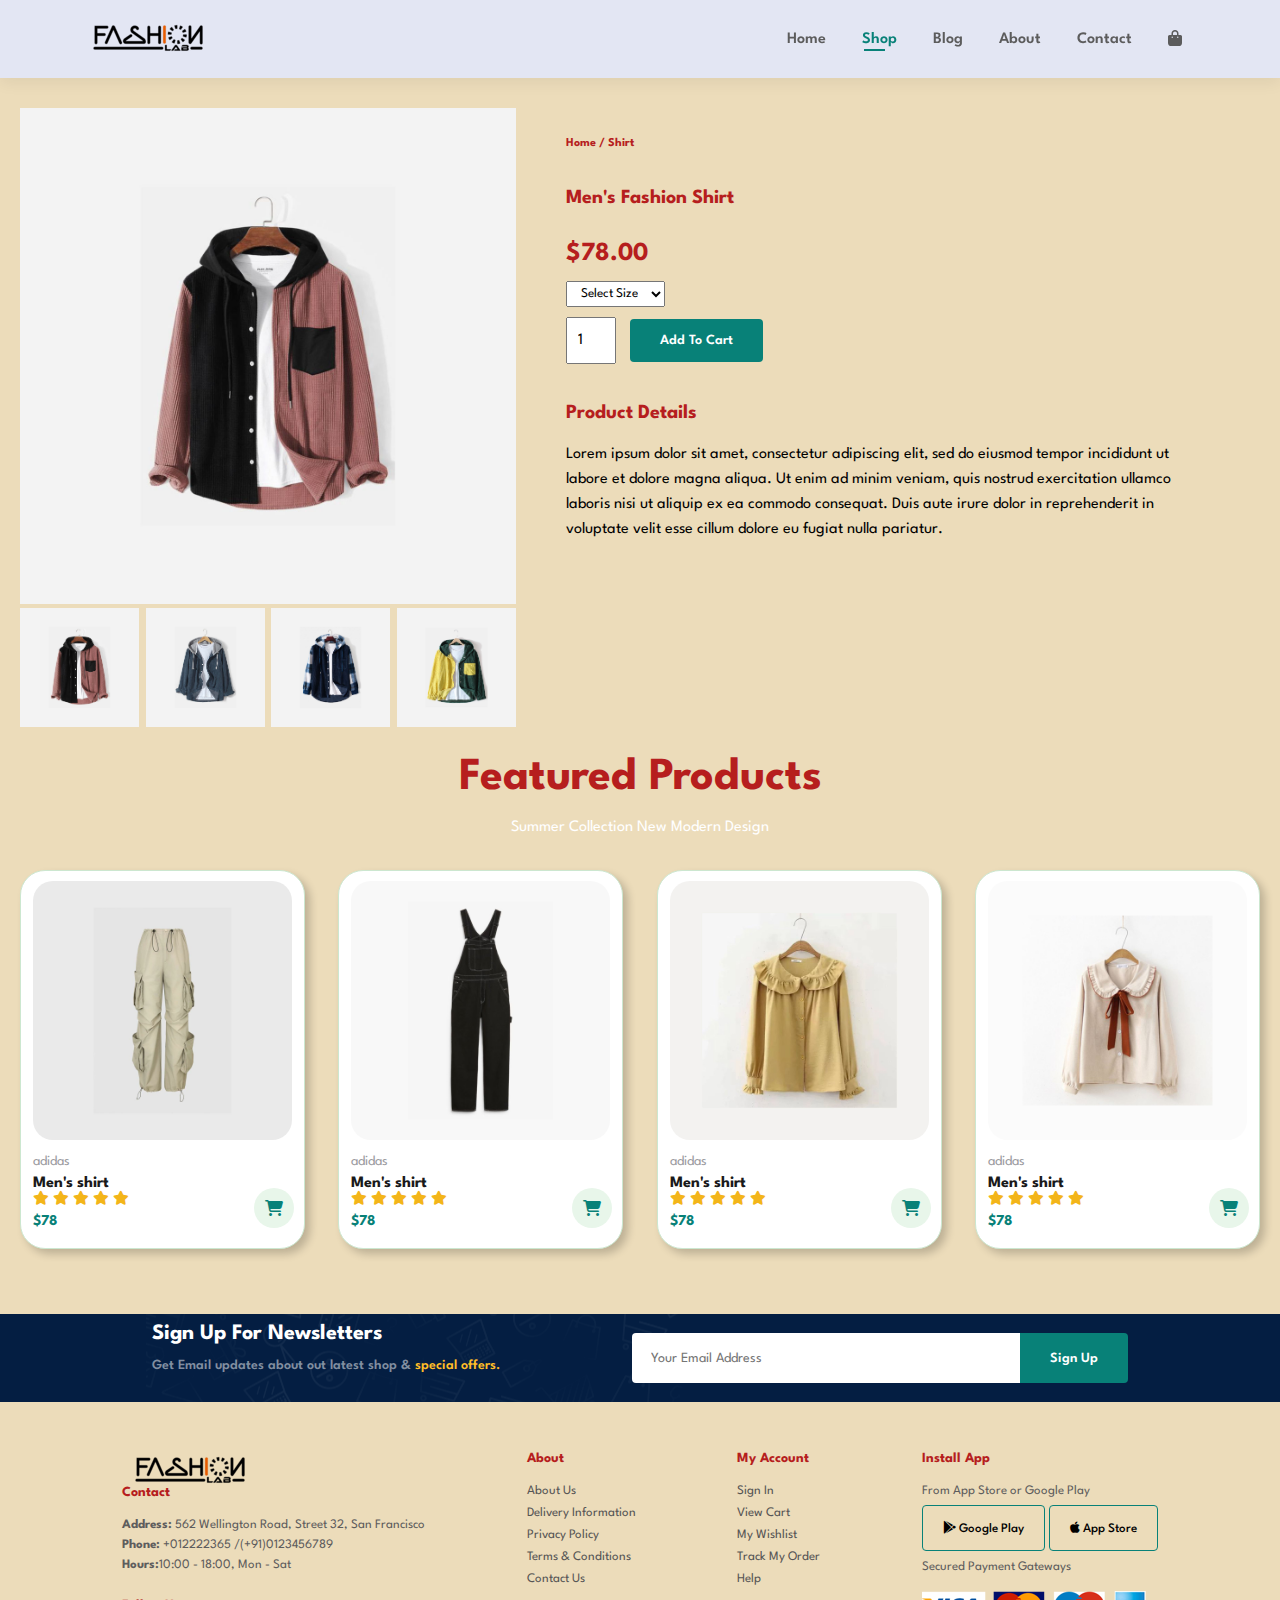
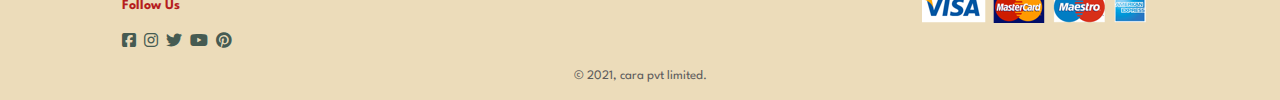
<file: single-page/f3.html>
<!DOCTYPE html>
<html lang="en">
<head>
    <meta charset="UTF-8">
    <meta http-equiv="X-UA-Compatible" content="IE=edge">
    <meta name="viewport" content="width=device-width, initial-scale=1.0">
    <title>E-commerce</title>
    <link rel="stylesheet" href="https://cdnjs.cloudflare.com/ajax/libs/font-awesome/6.3.0/css/all.min.css" />
    <link rel="stylesheet" href="https://api.flaticon.com/v2/items/icons">
    <link rel="stylesheet" href="../styles.css">
</head>
<body>
    <section id="header">
        <a href="../index.html"><img src="../../../img/logo.png"  class="logo" alt=""></a>
        <div>
            <ul id="navbar">
                <li><a href="../index.html">Home</a></li>
                <li><a class="active" href="../shop.html">Shop</a></li>
                <li><a href="../blog.html">Blog</a></li>
                <li><a href="../about.html">About</a></li>
                <li><a href="../contact.html">Contact</a></li>
                <li id="lg-bag"><a href="../cart.html"><i class="fa-solid fa-bag-shopping"></i></a></li>
                <a href="#" id="close"><i class="fa-solid fa-xmark"></i></a>
            </ul>
        </div>
        <div id="mobile">
                <a href="../cart.html"><i class="fa-solid fa-bag-shopping"></i></a>
                <i id="bar" class="fa-solid fa-bars"></i>
        </div>
    </section>

    <section id="pro-details" class="section-p1">
        <div class="single-pro-img">
            <img src="../img/products/f3.jpg" width="100%" id="f3" alt="">
            <div class="small-img-group">
                <div class="small-img-col">
                    <img src="../img/products/f3.jpg" width="100%" class="small-img" alt="">
                </div>
                <div class="small-img-col">
                    <img src="../img/products/f2.jpg" width="100%" class="small-img" alt="">
                </div>
                <div class="small-img-col">
                    <img src="../img/products/f1.jpg" width="100%" class="small-img" alt="">
                </div>
                <div class="small-img-col">
                    <img src="../img/products/f4.jpg" width="100%" class="small-img" alt="">
                </div>
            </div>
        </div>
        <div class="single-pro-details">
            <h6>Home / Shirt</h6>
            <h4>Men's Fashion Shirt</h4>
            <h2>$78.00</h2>
            <select>
                <option>Select Size</option>
                <option>XL</option>
                <option>XXL</option>
                <option>Small</option>
                <option>Large</option>
            </select>
            <input type="number" value="1" min="0">
            <button class="normal">Add To Cart</button>
            <h4>Product Details</h4>
            <span>Lorem ipsum dolor sit amet, consectetur adipiscing elit, sed do eiusmod tempor
                incididunt ut labore et dolore magna aliqua. Ut enim ad minim veniam, quis 
                nostrud exercitation ullamco laboris nisi ut aliquip ex ea commodo consequat. 
                Duis aute irure dolor in reprehenderit in voluptate velit esse cillum dolore eu 
                fugiat nulla pariatur. </span>
        </div>
    </section>

    <section id="product1" class="section-p1">
        <h2>Featured Products</h2>
        <p>Summer Collection New Modern Design</p>
        <div class="pro-container">
            <div class="pro" onclick="window.location.href='n1.html';">
                <img src="../img/products/n1.jpg" alt="">
                <div class="des">
                    <span>adidas</span>
                    <h5>Men's shirt</h5>
                    <div class="star">
                        <i class="fas fa-star"></i>
                        <i class="fas fa-star"></i>
                        <i class="fas fa-star"></i>
                        <i class="fas fa-star"></i>
                        <i class="fas fa-star"></i>
                    </div>
                    <h4>$78</h4>
                </div>
                <a href="#"><i class="fa-solid fa-cart-shopping cart"></i></a>  
            </div>
            <div class="pro" onclick="window.location.href='n2.html';">
                <img src="../img/products/n2.jpg" alt="">
                <div class="des">
                    <span>adidas</span>
                    <h5>Men's shirt</h5>
                    <div class="star">
                        <i class="fas fa-star"></i>
                        <i class="fas fa-star"></i>
                        <i class="fas fa-star"></i>
                        <i class="fas fa-star"></i>
                        <i class="fas fa-star"></i>
                    </div>
                    <h4>$78</h4>
                </div>
                <a href="#"><i class="fa-solid fa-cart-shopping cart"></i></a>  
            </div>
            <div class="pro" onclick="window.location.href='n3.html';">
                <img src="../img/products/n3.jpg" alt="">
                <div class="des">
                    <span>adidas</span>
                    <h5>Men's shirt</h5>
                    <div class="star">
                        <i class="fas fa-star"></i>
                        <i class="fas fa-star"></i>
                        <i class="fas fa-star"></i>
                        <i class="fas fa-star"></i>
                        <i class="fas fa-star"></i>
                    </div>
                    <h4>$78</h4>
                </div>
                <a href="#"><i class="fa-solid fa-cart-shopping cart"></i></a>  
            </div>
            <div class="pro" onclick="window.location.href='n4.html';">
                <img src="../img/products/n4.jpg" alt="">
                <div class="des">
                    <span>adidas</span>
                    <h5>Men's shirt</h5>
                    <div class="star">
                        <i class="fas fa-star"></i>
                        <i class="fas fa-star"></i>
                        <i class="fas fa-star"></i>
                        <i class="fas fa-star"></i>
                        <i class="fas fa-star"></i>
                    </div>
                    <h4>$78</h4>
                </div>
                <a href="#"><i class="fa-solid fa-cart-shopping cart"></i></a>  
            </div>
        </div>
    </section>
    

    <section id="newsletter" class="section-p1 section-m1">
        <div class="newstext">
            <h4>Sign Up For Newsletters</h4>
            <p>Get Email updates about out latest shop & <span>special offers.</span></p>
        </div>
        <div class="form">
            <input type="text" placeholder="Your Email Address">
            <button class="normal">Sign Up</button>
        </div>
    </section>

    <footer class="section-p1">
        <div class="col">
            <img src="../img/logo.png" alt="">
            <h4>Contact</h4>
            <p><strong>Address:</strong> 562 Wellington Road, Street 32, San Francisco</p>
            <p><strong>Phone: </strong>+012222365 /(+91)0123456789</p>
            <p><strong>Hours:</strong>10:00 - 18:00, Mon - Sat</p>
            <div class="follow">
                <h4>Follow Us</h4>
                <div class="icon">
                    <i class="fa-brands fa-square-facebook"></i>
                    <i class="fa-brands fa-instagram"></i>
                    <i class="fa-brands fa-twitter"></i>
                    <i class="fa-brands fa-youtube"></i>
                    <i class="fa-brands fa-pinterest"></i>
                </div>
            </div>
        </div>
        <div class="col">
            <h4>About</h4>
            <a href="#">About Us</a>
            <a href="#">Delivery Information</a>
            <a href="#">Privacy Policy</a>
            <a href="#">Terms & Conditions</a>
            <a href="#">Contact Us</a>
        </div>
        <div class="col">
            <h4>My Account</h4>
            <a href="#">Sign In</a>
            <a href="#">View Cart</a>
            <a href="#">My Wishlist</a>
            <a href="#">Track My Order</a>
            <a href="#">Help</a>
        </div>
        <div class="col install">
            <h4>Install App</h4>
            <p>From App Store or Google Play</p>
            <div class="row">
                <button class="pay google"><i class="fa-brands fa-google-play"></i>   Google Play</button>
                <button class="pay apple">
                    <i class="fa-brands fa-apple"></i> 
                    App Store
                </button>
            </div>
            <p>Secured Payment Gateways</p>
            <img src="../img/pay/pay.png" alt="">
        </div>

        <div class="copyright">
            <p>© 2021, cara pvt limited.</p>

        </div>

    </footer>

    <script>
        var mainimg = document.getElementById("f3");
        var smallimg = document.getElementsByClassName("small-img");
        
        smallimg[0].onclick = function(){
            mainimg.src = smallimg[0].src; 
        }
        smallimg[1].onclick = function(){
            mainimg.src = smallimg[1].src; 
        }
        smallimg[2].onclick = function(){
            mainimg.src = smallimg[2].src; 
        }
        smallimg[3].onclick = function(){
            mainimg.src = smallimg[3].src; 
        }
    </script>


    <script src="../script.js"></script>
</body>
</html>
</file>
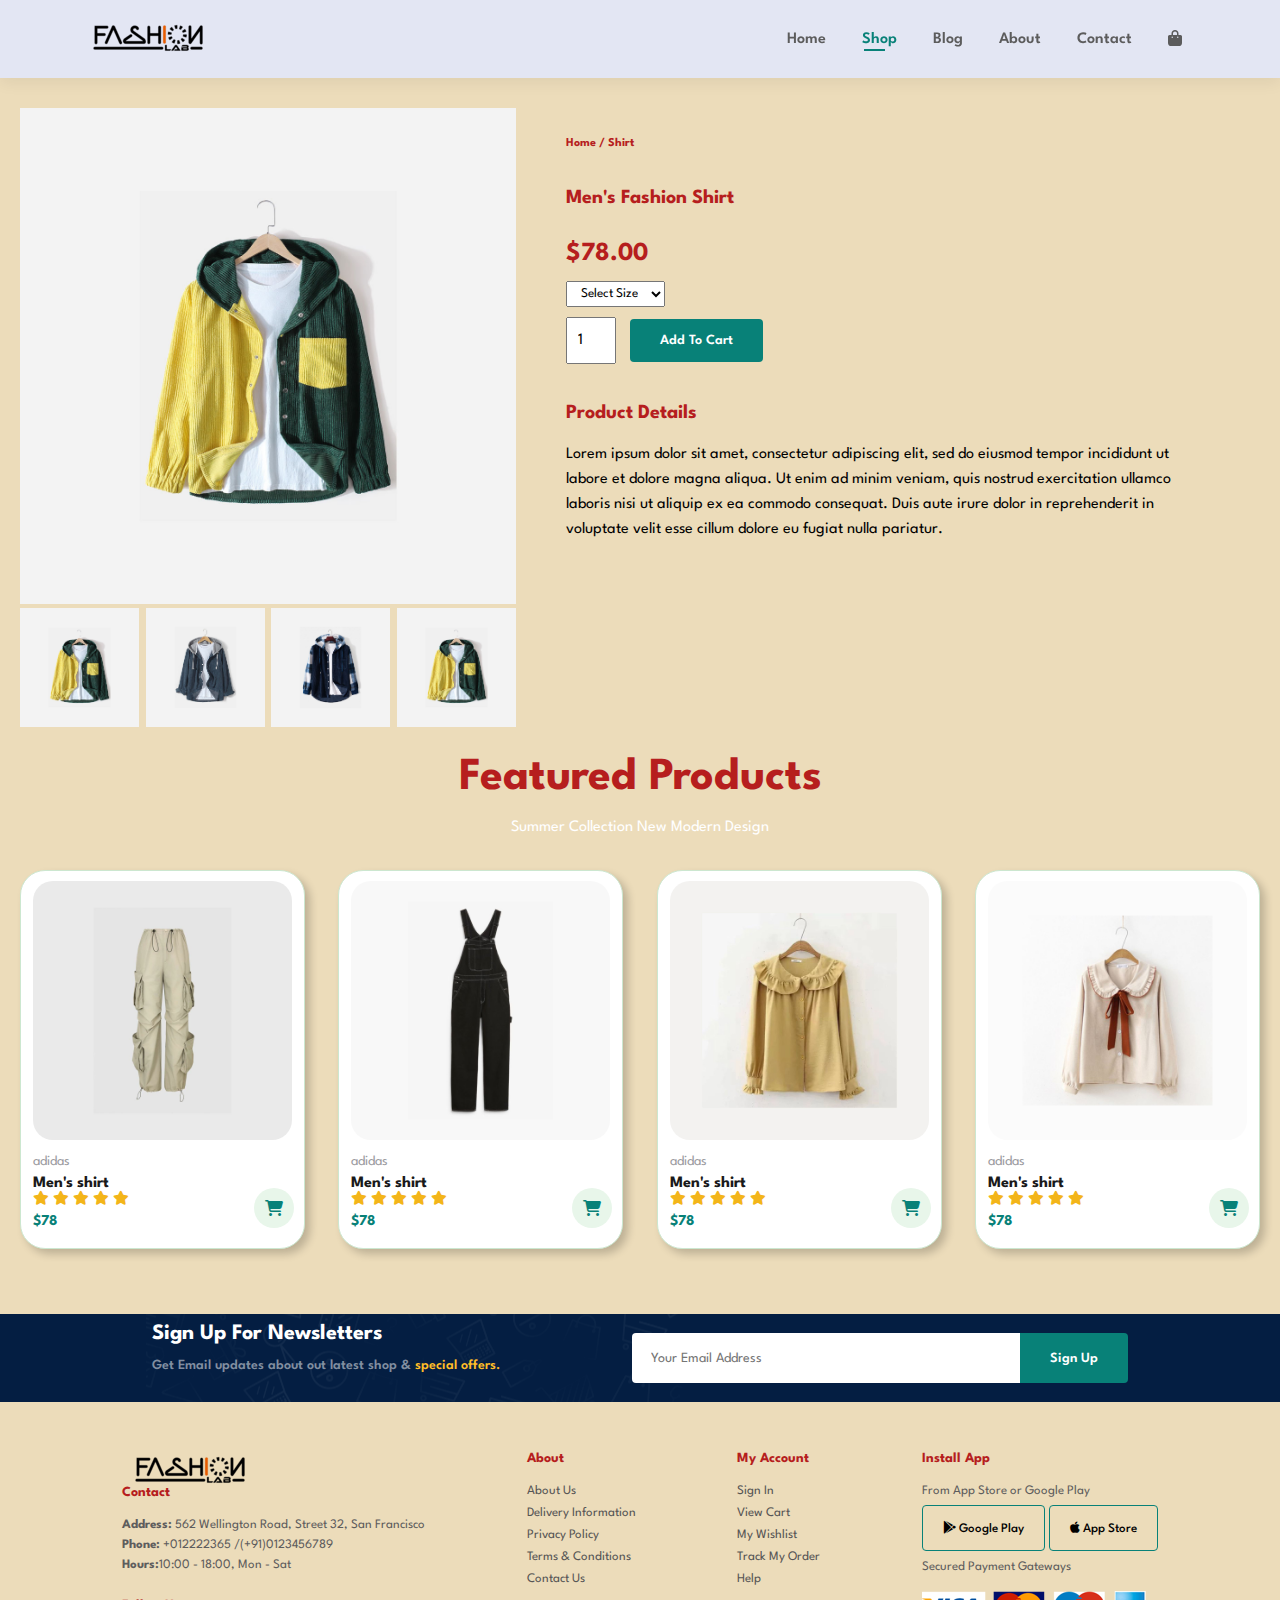
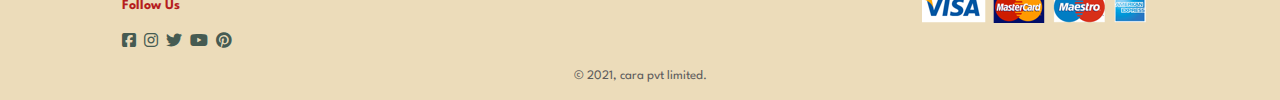
<file: single-page/f4.html>
<!DOCTYPE html>
<html lang="en">
<head>
    <meta charset="UTF-8">
    <meta http-equiv="X-UA-Compatible" content="IE=edge">
    <meta name="viewport" content="width=device-width, initial-scale=1.0">
    <title>E-commerce</title>
    <link rel="stylesheet" href="https://cdnjs.cloudflare.com/ajax/libs/font-awesome/6.3.0/css/all.min.css" />
    <link rel="stylesheet" href="https://api.flaticon.com/v2/items/icons">
    <link rel="stylesheet" href="../styles.css">
</head>
<body>
    <section id="header">
        <a href="../index.html"><img src="../img/logo.png"  class="logo" alt=""></a>
        <div>
            <ul id="navbar">
                <li><a href="../index.html">Home</a></li>
                <li><a class="active" href="../shop.html">Shop</a></li>
                <li><a href="../blog.html">Blog</a></li>
                <li><a href="../about.html">About</a></li>
                <li><a href="../contact.html">Contact</a></li>
                <li id="lg-bag"><a href="../cart.html"><i class="fa-solid fa-bag-shopping"></i></a></li>
                <a href="#" id="close"><i class="fa-solid fa-xmark"></i></a>
            </ul>
        </div>
        <div id="mobile">
                <a href="../cart.html"><i class="fa-solid fa-bag-shopping"></i></a>
                <i id="bar" class="fa-solid fa-bars"></i>
        </div>
    </section>

    <section id="pro-details" class="section-p1">
        <div class="single-pro-img">
            <img src="../img/products/f4.jpg" width="100%" id="f4" alt="">
            <div class="small-img-group">
                <div class="small-img-col">
                    <img src="../img/products/f4.jpg" width="100%" class="small-img" alt="">
                </div>
                <div class="small-img-col">
                    <img src="../img/products/f2.jpg" width="100%" class="small-img" alt="">
                </div>
                <div class="small-img-col">
                    <img src="../img/products/f1.jpg" width="100%" class="small-img" alt="">
                </div>
                <div class="small-img-col">
                    <img src="../img/products/f4.jpg" width="100%" class="small-img" alt="">
                </div>
            </div>
        </div>
        <div class="single-pro-details">
            <h6>Home / Shirt</h6>
            <h4>Men's Fashion Shirt</h4>
            <h2>$78.00</h2>
            <select>
                <option>Select Size</option>
                <option>XL</option>
                <option>XXL</option>
                <option>Small</option>
                <option>Large</option>
            </select>
            <input type="number" value="1" min="0">
            <button class="normal">Add To Cart</button>
            <h4>Product Details</h4>
            <span>Lorem ipsum dolor sit amet, consectetur adipiscing elit, sed do eiusmod tempor
                incididunt ut labore et dolore magna aliqua. Ut enim ad minim veniam, quis 
                nostrud exercitation ullamco laboris nisi ut aliquip ex ea commodo consequat. 
                Duis aute irure dolor in reprehenderit in voluptate velit esse cillum dolore eu 
                fugiat nulla pariatur.</span>
        </div>
    </section>

    <section id="product1" class="section-p1">
        <h2>Featured Products</h2>
        <p>Summer Collection New Modern Design</p>
        <div class="pro-container">
            <div class="pro" onclick="window.location.href='n1.html';">
                <img src="../img/products/n1.jpg" alt="">
                <div class="des">
                    <span>adidas</span>
                    <h5>Men's shirt</h5>
                    <div class="star">
                        <i class="fas fa-star"></i>
                        <i class="fas fa-star"></i>
                        <i class="fas fa-star"></i>
                        <i class="fas fa-star"></i>
                        <i class="fas fa-star"></i>
                    </div>
                    <h4>$78</h4>
                </div>
                <a href="#"><i class="fa-solid fa-cart-shopping cart"></i></a>  
            </div>
            <div class="pro" onclick="window.location.href='n2.html';">
                <img src="../img/products/n2.jpg" alt="">
                <div class="des">
                    <span>adidas</span>
                    <h5>Men's shirt</h5>
                    <div class="star">
                        <i class="fas fa-star"></i>
                        <i class="fas fa-star"></i>
                        <i class="fas fa-star"></i>
                        <i class="fas fa-star"></i>
                        <i class="fas fa-star"></i>
                    </div>
                    <h4>$78</h4>
                </div>
                <a href="#"><i class="fa-solid fa-cart-shopping cart"></i></a>  
            </div>
            <div class="pro" onclick="window.location.href='n3.html';">
                <img src="../img/products/n3.jpg" alt="">
                <div class="des">
                    <span>adidas</span>
                    <h5>Men's shirt</h5>
                    <div class="star">
                        <i class="fas fa-star"></i>
                        <i class="fas fa-star"></i>
                        <i class="fas fa-star"></i>
                        <i class="fas fa-star"></i>
                        <i class="fas fa-star"></i>
                    </div>
                    <h4>$78</h4>
                </div>
                <a href="#"><i class="fa-solid fa-cart-shopping cart"></i></a>  
            </div>
            <div class="pro" onclick="window.location.href='n4.html';">
                <img src="../img/products/n4.jpg" alt="">
                <div class="des">
                    <span>adidas</span>
                    <h5>Men's shirt</h5>
                    <div class="star">
                        <i class="fas fa-star"></i>
                        <i class="fas fa-star"></i>
                        <i class="fas fa-star"></i>
                        <i class="fas fa-star"></i>
                        <i class="fas fa-star"></i>
                    </div>
                    <h4>$78</h4>
                </div>
                <a href="#"><i class="fa-solid fa-cart-shopping cart"></i></a>  
            </div>
        </div>
    </section>
    

    <section id="newsletter" class="section-p1 section-m1">
        <div class="newstext">
            <h4>Sign Up For Newsletters</h4>
            <p>Get Email updates about out latest shop & <span>special offers.</span></p>
        </div>
        <div class="form">
            <input type="text" placeholder="Your Email Address">
            <button class="normal">Sign Up</button>
        </div>
    </section>

    <footer class="section-p1">
        <div class="col">
            <img src="../img/logo.png" alt="">
            <h4>Contact</h4>
            <p><strong>Address:</strong> 562 Wellington Road, Street 32, San Francisco</p>
            <p><strong>Phone: </strong>+012222365 /(+91)0123456789</p>
            <p><strong>Hours:</strong>10:00 - 18:00, Mon - Sat</p>
            <div class="follow">
                <h4>Follow Us</h4>
                <div class="icon">
                    <i class="fa-brands fa-square-facebook"></i>
                    <i class="fa-brands fa-instagram"></i>
                    <i class="fa-brands fa-twitter"></i>
                    <i class="fa-brands fa-youtube"></i>
                    <i class="fa-brands fa-pinterest"></i>
                </div>
            </div>
        </div>
        <div class="col">
            <h4>About</h4>
            <a href="#">About Us</a>
            <a href="#">Delivery Information</a>
            <a href="#">Privacy Policy</a>
            <a href="#">Terms & Conditions</a>
            <a href="#">Contact Us</a>
        </div>
        <div class="col">
            <h4>My Account</h4>
            <a href="#">Sign In</a>
            <a href="#">View Cart</a>
            <a href="#">My Wishlist</a>
            <a href="#">Track My Order</a>
            <a href="#">Help</a>
        </div>
        <div class="col install">
            <h4>Install App</h4>
            <p>From App Store or Google Play</p>
            <div class="row">
                <button class="pay google"><i class="fa-brands fa-google-play"></i>   Google Play</button>
                <button class="pay apple">
                    <i class="fa-brands fa-apple"></i> 
                    App Store
                </button>
            </div>
            <p>Secured Payment Gateways</p>
            <img src="../img/pay/pay.png" alt="">
        </div>

        <div class="copyright">
            <p>© 2021, cara pvt limited.</p>

        </div>

    </footer>

    <script>
        var mainimg = document.getElementById("f4");
        var smallimg = document.getElementsByClassName("small-img");
        
        smallimg[0].onclick = function(){
            mainimg.src = smallimg[0].src; 
        }
        smallimg[1].onclick = function(){
            mainimg.src = smallimg[1].src; 
        }
        smallimg[2].onclick = function(){
            mainimg.src = smallimg[2].src; 
        }
        smallimg[3].onclick = function(){
            mainimg.src = smallimg[3].src; 
        }
    </script>


    <script src="../script.js"></script>
</body>
</html>
</file>
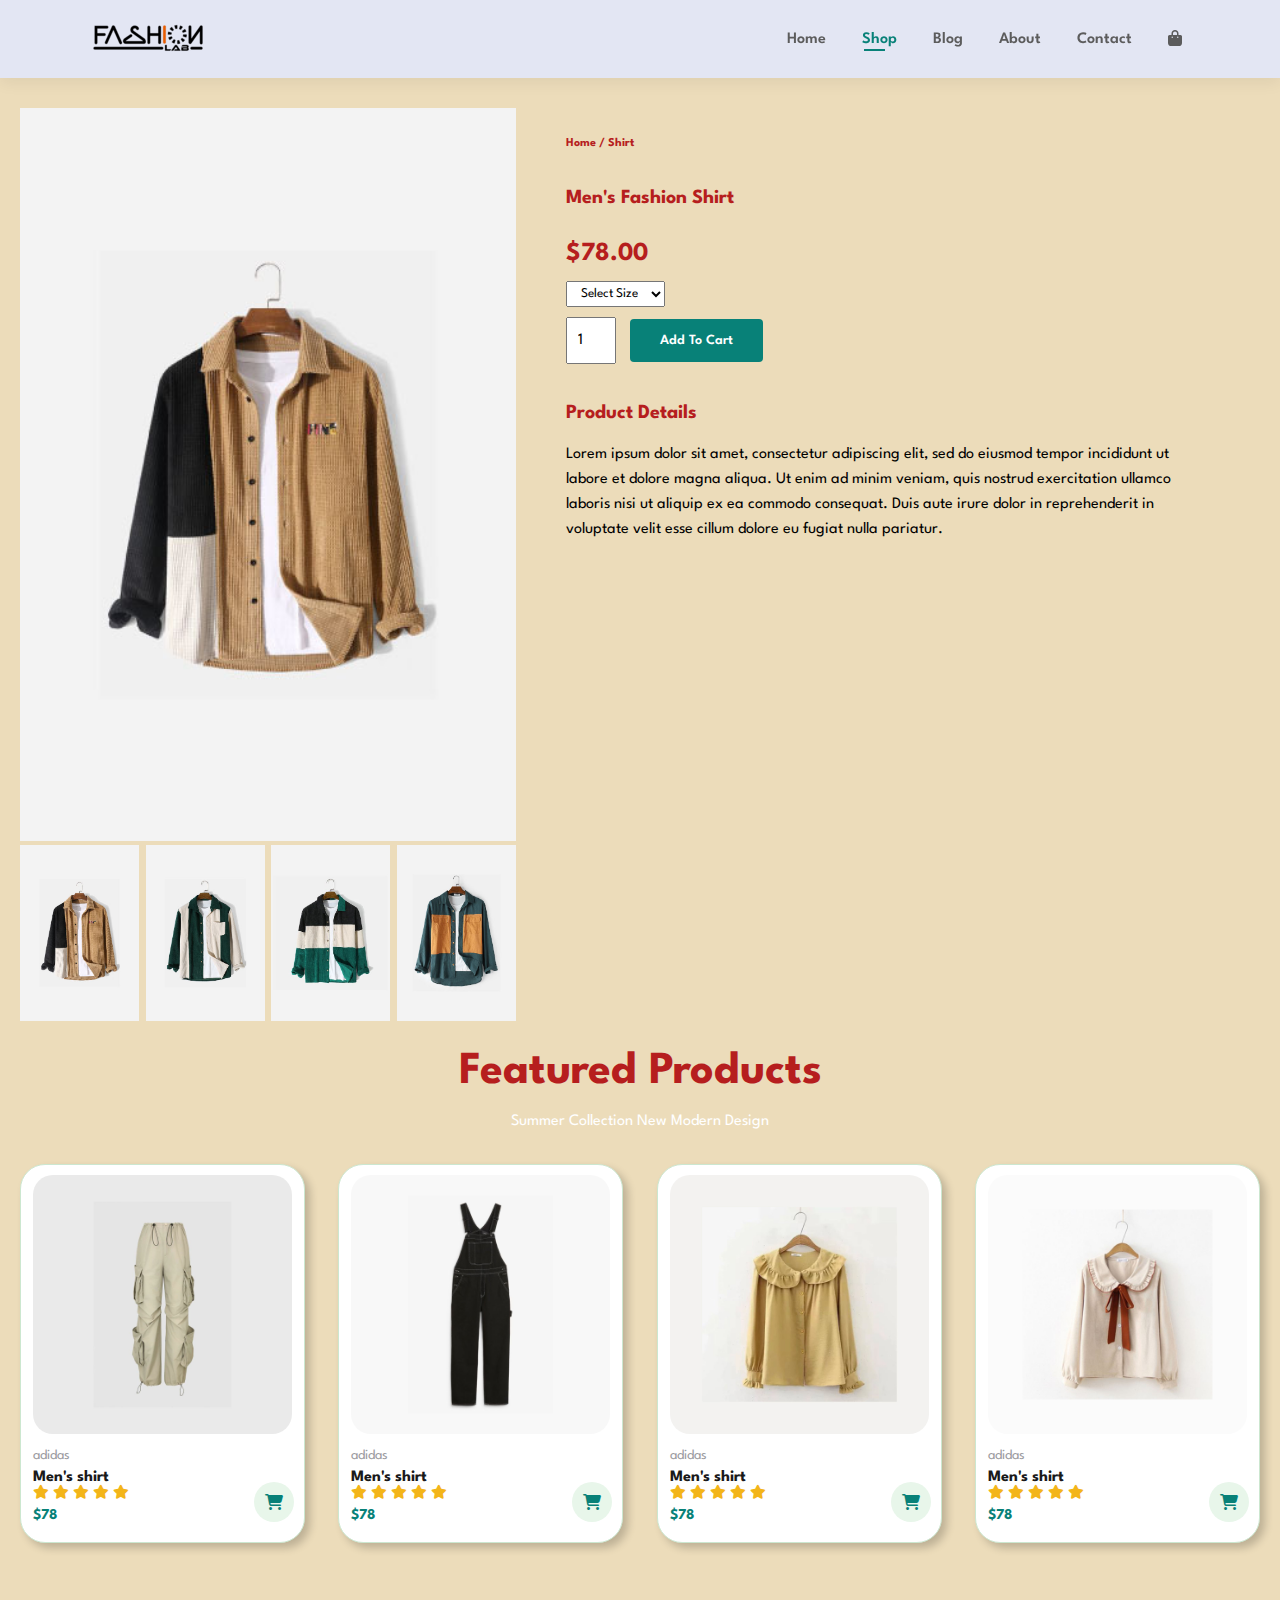
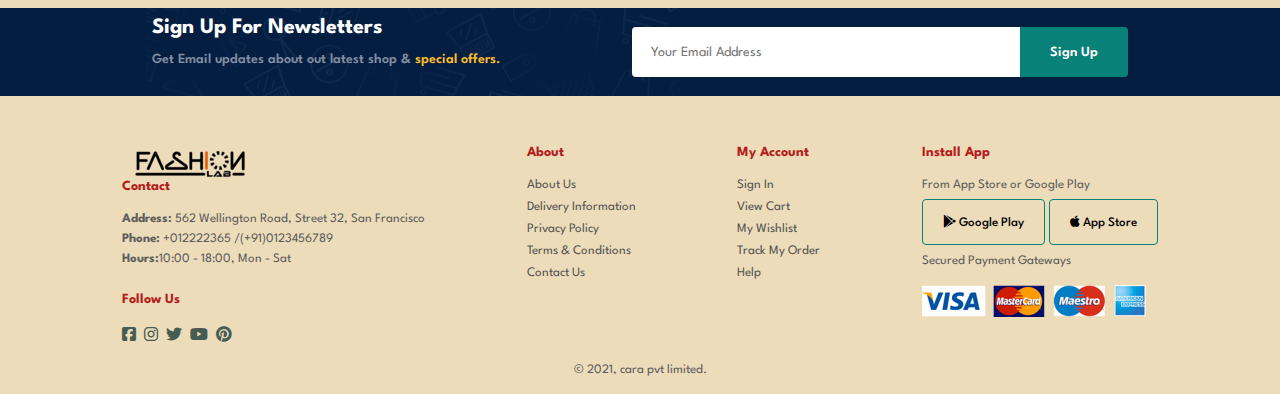
<file: single-page/f5.html>
<!DOCTYPE html>
<html lang="en">
<head>
    <meta charset="UTF-8">
    <meta http-equiv="X-UA-Compatible" content="IE=edge">
    <meta name="viewport" content="width=device-width, initial-scale=1.0">
    <title>E-commerce</title>
    <link rel="stylesheet" href="https://cdnjs.cloudflare.com/ajax/libs/font-awesome/6.3.0/css/all.min.css" />
    <link rel="stylesheet" href="https://api.flaticon.com/v2/items/icons">
    <link rel="stylesheet" href="../styles.css">
</head>
<body>
    <section id="header">
        <a href="../index.html"><img src="../img/logo.png"  class="logo" alt=""></a>
        <div>
            <ul id="navbar">
                <li><a href="../index.html">Home</a></li>
                <li><a class="active" href="../shop.html">Shop</a></li>
                <li><a href="../blog.html">Blog</a></li>
                <li><a href="../about.html">About</a></li>
                <li><a href="../contact.html">Contact</a></li>
                <li id="lg-bag"><a href="../cart.html"><i class="fa-solid fa-bag-shopping"></i></a></li>
                <a href="#" id="close"><i class="fa-solid fa-xmark"></i></a>
            </ul>
        </div>
        <div id="mobile">
                <a href="../cart.html"><i class="fa-solid fa-bag-shopping"></i></a>
                <i id="bar" class="fa-solid fa-bars"></i>
        </div>
    </section>

    <section id="pro-details" class="section-p1">
        <div class="single-pro-img">
            <img src="../img/products/f5.jpg" width="100%" id="f5" alt="">
            <div class="small-img-group">
                <div class="small-img-col">
                    <img src="../img/products/f5.jpg" width="100%" class="small-img" alt="">
                </div>
                <div class="small-img-col">
                    <img src="../img/products/f6.jpg" width="100%" class="small-img" alt="">
                </div>
                <div class="small-img-col">
                    <img src="../img/products/f7.jpg" width="100%" class="small-img" alt="">
                </div>
                <div class="small-img-col">
                    <img src="../img/products/f8.jpg" width="100%" class="small-img" alt="">
                </div>
            </div>
        </div>
        <div class="single-pro-details">
            <h6>Home / Shirt</h6>
            <h4>Men's Fashion Shirt</h4>
            <h2>$78.00</h2>
            <select>
                <option>Select Size</option>
                <option>XL</option>
                <option>XXL</option>
                <option>Small</option>
                <option>Large</option>
            </select>
            <input type="number" value="1" min="0">
            <button class="normal">Add To Cart</button>
            <h4>Product Details</h4>
            <span>Lorem ipsum dolor sit amet, consectetur adipiscing elit, sed do eiusmod tempor
                incididunt ut labore et dolore magna aliqua. Ut enim ad minim veniam, quis 
                nostrud exercitation ullamco laboris nisi ut aliquip ex ea commodo consequat. 
                Duis aute irure dolor in reprehenderit in voluptate velit esse cillum dolore eu 
                fugiat nulla pariatur.</span>
        </div>
    </section>

    <section id="product1" class="section-p1">
        <h2>Featured Products</h2>
        <p>Summer Collection New Modern Design</p>
        <div class="pro-container">
            <div class="pro" onclick="window.location.href='n1.html';">
                <img src="../img/products/n1.jpg" alt="">
                <div class="des">
                    <span>adidas</span>
                    <h5>Men's shirt</h5>
                    <div class="star">
                        <i class="fas fa-star"></i>
                        <i class="fas fa-star"></i>
                        <i class="fas fa-star"></i>
                        <i class="fas fa-star"></i>
                        <i class="fas fa-star"></i>
                    </div>
                    <h4>$78</h4>
                </div>
                <a href="#"><i class="fa-solid fa-cart-shopping cart"></i></a>  
            </div>
            <div class="pro" onclick="window.location.href='n2.html';">
                <img src="../img/products/n2.jpg" alt="">
                <div class="des">
                    <span>adidas</span>
                    <h5>Men's shirt</h5>
                    <div class="star">
                        <i class="fas fa-star"></i>
                        <i class="fas fa-star"></i>
                        <i class="fas fa-star"></i>
                        <i class="fas fa-star"></i>
                        <i class="fas fa-star"></i>
                    </div>
                    <h4>$78</h4>
                </div>
                <a href="#"><i class="fa-solid fa-cart-shopping cart"></i></a>  
            </div>
            <div class="pro" onclick="window.location.href='n3.html';">
                <img src="../img/products/n3.jpg" alt="">
                <div class="des">
                    <span>adidas</span>
                    <h5>Men's shirt</h5>
                    <div class="star">
                        <i class="fas fa-star"></i>
                        <i class="fas fa-star"></i>
                        <i class="fas fa-star"></i>
                        <i class="fas fa-star"></i>
                        <i class="fas fa-star"></i>
                    </div>
                    <h4>$78</h4>
                </div>
                <a href="#"><i class="fa-solid fa-cart-shopping cart"></i></a>  
            </div>
            <div class="pro" onclick="window.location.href='n4.html';">
                <img src="../img/products/n4.jpg" alt="">
                <div class="des">
                    <span>adidas</span>
                    <h5>Men's shirt</h5>
                    <div class="star">
                        <i class="fas fa-star"></i>
                        <i class="fas fa-star"></i>
                        <i class="fas fa-star"></i>
                        <i class="fas fa-star"></i>
                        <i class="fas fa-star"></i>
                    </div>
                    <h4>$78</h4>
                </div>
                <a href="#"><i class="fa-solid fa-cart-shopping cart"></i></a>  
            </div>
        </div>
    </section>
    

    <section id="newsletter" class="section-p1 section-m1">
        <div class="newstext">
            <h4>Sign Up For Newsletters</h4>
            <p>Get Email updates about out latest shop & <span>special offers.</span></p>
        </div>
        <div class="form">
            <input type="text" placeholder="Your Email Address">
            <button class="normal">Sign Up</button>
        </div>
    </section>

    <footer class="section-p1">
        <div class="col">
            <img src="../img/logo.png" alt="">
            <h4>Contact</h4>
            <p><strong>Address:</strong> 562 Wellington Road, Street 32, San Francisco</p>
            <p><strong>Phone: </strong>+012222365 /(+91)0123456789</p>
            <p><strong>Hours:</strong>10:00 - 18:00, Mon - Sat</p>
            <div class="follow">
                <h4>Follow Us</h4>
                <div class="icon">
                    <i class="fa-brands fa-square-facebook"></i>
                    <i class="fa-brands fa-instagram"></i>
                    <i class="fa-brands fa-twitter"></i>
                    <i class="fa-brands fa-youtube"></i>
                    <i class="fa-brands fa-pinterest"></i>
                </div>
            </div>
        </div>
        <div class="col">
            <h4>About</h4>
            <a href="#">About Us</a>
            <a href="#">Delivery Information</a>
            <a href="#">Privacy Policy</a>
            <a href="#">Terms & Conditions</a>
            <a href="#">Contact Us</a>
        </div>
        <div class="col">
            <h4>My Account</h4>
            <a href="#">Sign In</a>
            <a href="#">View Cart</a>
            <a href="#">My Wishlist</a>
            <a href="#">Track My Order</a>
            <a href="#">Help</a>
        </div>
        <div class="col install">
            <h4>Install App</h4>
            <p>From App Store or Google Play</p>
            <div class="row">
                <button class="pay google"><i class="fa-brands fa-google-play"></i>   Google Play</button>
                <button class="pay apple">
                    <i class="fa-brands fa-apple"></i> 
                    App Store
                </button>
            </div>
            <p>Secured Payment Gateways</p>
            <img src="../img/pay/pay.png" alt="">
        </div>

        <div class="copyright">
            <p>© 2021, cara pvt limited.</p>

        </div>

    </footer>

    <script>
        var mainimg = document.getElementById("f5");
        var smallimg = document.getElementsByClassName("small-img");
        
        smallimg[0].onclick = function(){
            mainimg.src = smallimg[0].src; 
        }
        smallimg[1].onclick = function(){
            mainimg.src = smallimg[1].src; 
        }
        smallimg[2].onclick = function(){
            mainimg.src = smallimg[2].src; 
        }
        smallimg[3].onclick = function(){
            mainimg.src = smallimg[3].src; 
        }
    </script>


    <script src="../script.js"></script>
</body>
</html>
</file>
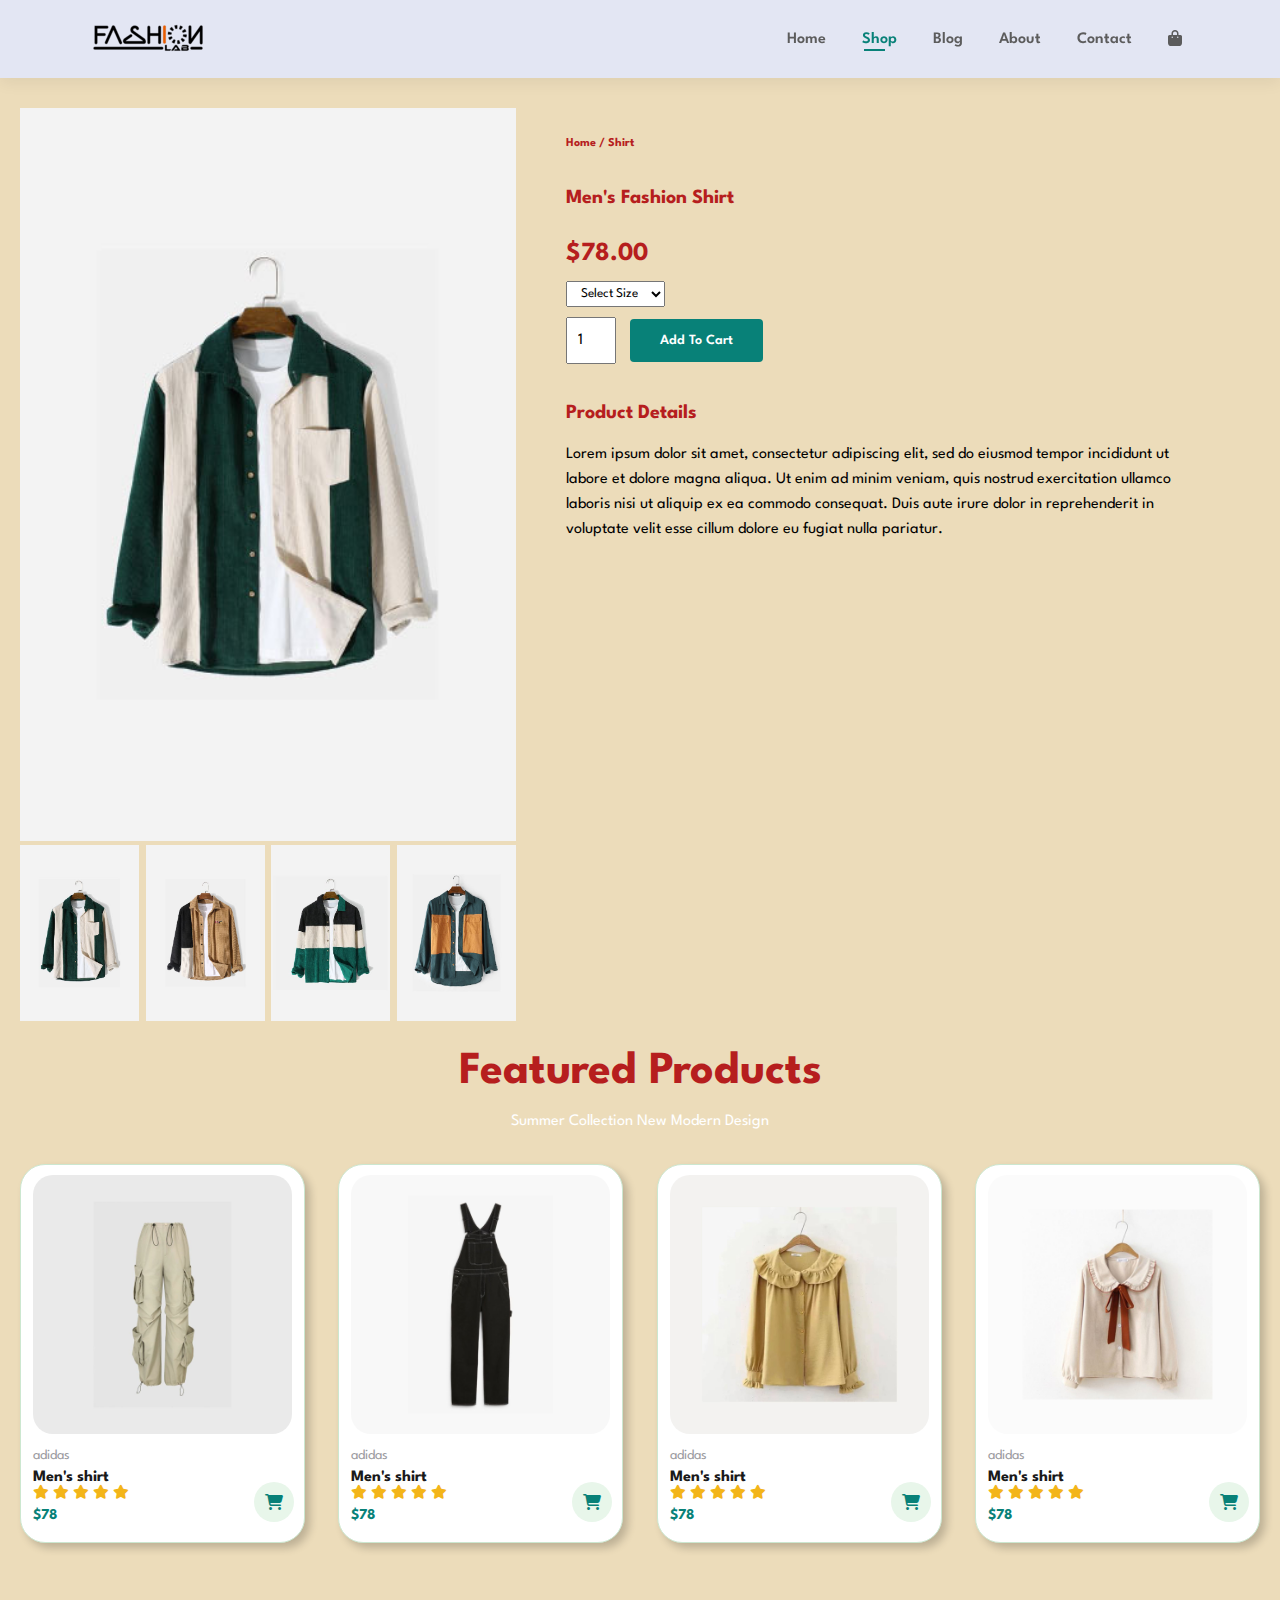
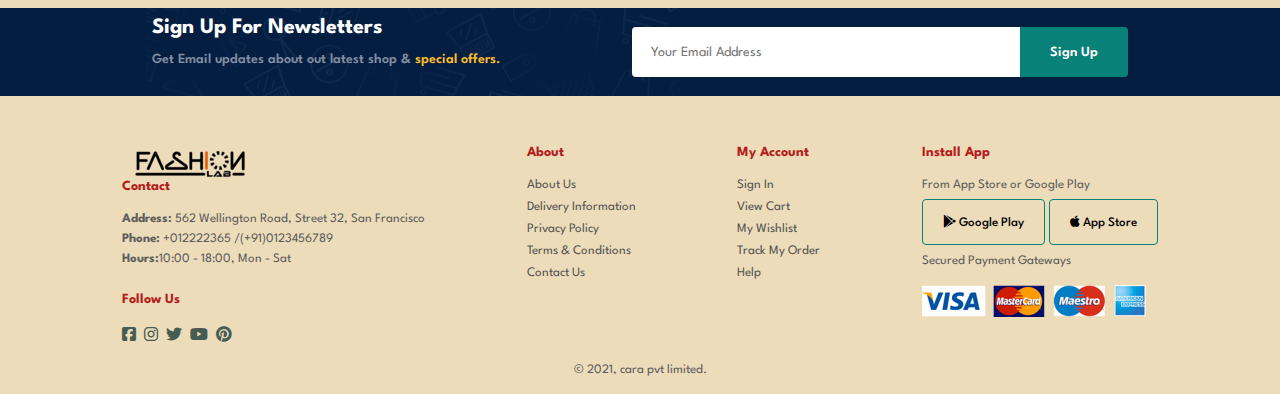
<file: single-page/f6.html>
<!DOCTYPE html>
<html lang="en">
<head>
    <meta charset="UTF-8">
    <meta http-equiv="X-UA-Compatible" content="IE=edge">
    <meta name="viewport" content="width=device-width, initial-scale=1.0">
    <title>E-commerce</title>
    <link rel="stylesheet" href="https://cdnjs.cloudflare.com/ajax/libs/font-awesome/6.3.0/css/all.min.css" />
    <link rel="stylesheet" href="https://api.flaticon.com/v2/items/icons">
    <link rel="stylesheet" href="../styles.css">
</head>
<body>
    <section id="header">
        <a href="../index.html"><img src="../img/logo.png"  class="logo" alt=""></a>
        <div>
            <ul id="navbar">
                <li><a href="../index.html">Home</a></li>
                <li><a class="active" href="../shop.html">Shop</a></li>
                <li><a href="../blog.html">Blog</a></li>
                <li><a href="../about.html">About</a></li>
                <li><a href="../contact.html">Contact</a></li>
                <li id="lg-bag"><a href="../cart.html"><i class="fa-solid fa-bag-shopping"></i></a></li>
                <a href="#" id="close"><i class="fa-solid fa-xmark"></i></a>
            </ul>
        </div>
        <div id="mobile">
                <a href="../cart.html"><i class="fa-solid fa-bag-shopping"></i></a>
                <i id="bar" class="fa-solid fa-bars"></i>
        </div>
    </section>

    <section id="pro-details" class="section-p1">
        <div class="single-pro-img">
            <img src="../img/products/f6.jpg" width="100%" id="f6" alt="">
            <div class="small-img-group">
                <div class="small-img-col">
                    <img src="../img/products/f6.jpg" width="100%" class="small-img" alt="">
                </div>
                <div class="small-img-col">
                    <img src="../img/products/f5.jpg" width="100%" class="small-img" alt="">
                </div>
                <div class="small-img-col">
                    <img src="../img/products/f7.jpg" width="100%" class="small-img" alt="">
                </div>
                <div class="small-img-col">
                    <img src="../img/products/f8.jpg" width="100%" class="small-img" alt="">
                </div>
            </div>
        </div>
        <div class="single-pro-details">
            <h6>Home / Shirt</h6>
            <h4>Men's Fashion Shirt</h4>
            <h2>$78.00</h2>
            <select>
                <option>Select Size</option>
                <option>XL</option>
                <option>XXL</option>
                <option>Small</option>
                <option>Large</option>
            </select>
            <input type="number" value="1" min="0">
            <button class="normal">Add To Cart</button>
            <h4>Product Details</h4>
            <span>Lorem ipsum dolor sit amet, consectetur adipiscing elit, sed do eiusmod tempor
                incididunt ut labore et dolore magna aliqua. Ut enim ad minim veniam, quis 
                nostrud exercitation ullamco laboris nisi ut aliquip ex ea commodo consequat. 
                Duis aute irure dolor in reprehenderit in voluptate velit esse cillum dolore eu 
                fugiat nulla pariatur.</span>
        </div>
    </section>

    <section id="product1" class="section-p1">
        <h2>Featured Products</h2>
        <p>Summer Collection New Modern Design</p>
        <div class="pro-container">
            <div class="pro" onclick="window.location.href='n1.html';">
                <img src="../img/products/n1.jpg" alt="">
                <div class="des">
                    <span>adidas</span>
                    <h5>Men's shirt</h5>
                    <div class="star">
                        <i class="fas fa-star"></i>
                        <i class="fas fa-star"></i>
                        <i class="fas fa-star"></i>
                        <i class="fas fa-star"></i>
                        <i class="fas fa-star"></i>
                    </div>
                    <h4>$78</h4>
                </div>
                <a href="#"><i class="fa-solid fa-cart-shopping cart"></i></a>  
            </div>
            <div class="pro" onclick="window.location.href='n2.html';">
                <img src="../img/products/n2.jpg" alt="">
                <div class="des">
                    <span>adidas</span>
                    <h5>Men's shirt</h5>
                    <div class="star">
                        <i class="fas fa-star"></i>
                        <i class="fas fa-star"></i>
                        <i class="fas fa-star"></i>
                        <i class="fas fa-star"></i>
                        <i class="fas fa-star"></i>
                    </div>
                    <h4>$78</h4>
                </div>
                <a href="#"><i class="fa-solid fa-cart-shopping cart"></i></a>  
            </div>
            <div class="pro" onclick="window.location.href='n3.html';">
                <img src="../img/products/n3.jpg" alt="">
                <div class="des">
                    <span>adidas</span>
                    <h5>Men's shirt</h5>
                    <div class="star">
                        <i class="fas fa-star"></i>
                        <i class="fas fa-star"></i>
                        <i class="fas fa-star"></i>
                        <i class="fas fa-star"></i>
                        <i class="fas fa-star"></i>
                    </div>
                    <h4>$78</h4>
                </div>
                <a href="#"><i class="fa-solid fa-cart-shopping cart"></i></a>  
            </div>
            <div class="pro" onclick="window.location.href='n4.html';">
                <img src="../img/products/n4.jpg" alt="">
                <div class="des">
                    <span>adidas</span>
                    <h5>Men's shirt</h5>
                    <div class="star">
                        <i class="fas fa-star"></i>
                        <i class="fas fa-star"></i>
                        <i class="fas fa-star"></i>
                        <i class="fas fa-star"></i>
                        <i class="fas fa-star"></i>
                    </div>
                    <h4>$78</h4>
                </div>
                <a href="#"><i class="fa-solid fa-cart-shopping cart"></i></a>  
            </div>
        </div>
    </section>
    

    <section id="newsletter" class="section-p1 section-m1">
        <div class="newstext">
            <h4>Sign Up For Newsletters</h4>
            <p>Get Email updates about out latest shop & <span>special offers.</span></p>
        </div>
        <div class="form">
            <input type="text" placeholder="Your Email Address">
            <button class="normal">Sign Up</button>
        </div>
    </section>

    <footer class="section-p1">
        <div class="col">
            <img src="../img/logo.png" alt="">
            <h4>Contact</h4>
            <p><strong>Address:</strong> 562 Wellington Road, Street 32, San Francisco</p>
            <p><strong>Phone: </strong>+012222365 /(+91)0123456789</p>
            <p><strong>Hours:</strong>10:00 - 18:00, Mon - Sat</p>
            <div class="follow">
                <h4>Follow Us</h4>
                <div class="icon">
                    <i class="fa-brands fa-square-facebook"></i>
                    <i class="fa-brands fa-instagram"></i>
                    <i class="fa-brands fa-twitter"></i>
                    <i class="fa-brands fa-youtube"></i>
                    <i class="fa-brands fa-pinterest"></i>
                </div>
            </div>
        </div>
        <div class="col">
            <h4>About</h4>
            <a href="#">About Us</a>
            <a href="#">Delivery Information</a>
            <a href="#">Privacy Policy</a>
            <a href="#">Terms & Conditions</a>
            <a href="#">Contact Us</a>
        </div>
        <div class="col">
            <h4>My Account</h4>
            <a href="#">Sign In</a>
            <a href="#">View Cart</a>
            <a href="#">My Wishlist</a>
            <a href="#">Track My Order</a>
            <a href="#">Help</a>
        </div>
        <div class="col install">
            <h4>Install App</h4>
            <p>From App Store or Google Play</p>
            <div class="row">
                <button class="pay google"><i class="fa-brands fa-google-play"></i>   Google Play</button>
                <button class="pay apple">
                    <i class="fa-brands fa-apple"></i> 
                    App Store
                </button>
            </div>
            <p>Secured Payment Gateways</p>
            <img src="../img/pay/pay.png" alt="">
        </div>

        <div class="copyright">
            <p>© 2021, cara pvt limited.</p>

        </div>

    </footer>

    <script>
        var mainimg = document.getElementById("f6");
        var smallimg = document.getElementsByClassName("small-img");
        
        smallimg[0].onclick = function(){
            mainimg.src = smallimg[0].src; 
        }
        smallimg[1].onclick = function(){
            mainimg.src = smallimg[1].src; 
        }
        smallimg[2].onclick = function(){
            mainimg.src = smallimg[2].src; 
        }
        smallimg[3].onclick = function(){
            mainimg.src = smallimg[3].src; 
        }
    </script>


    <script src="../script.js"></script>
</body>
</html>
</file>
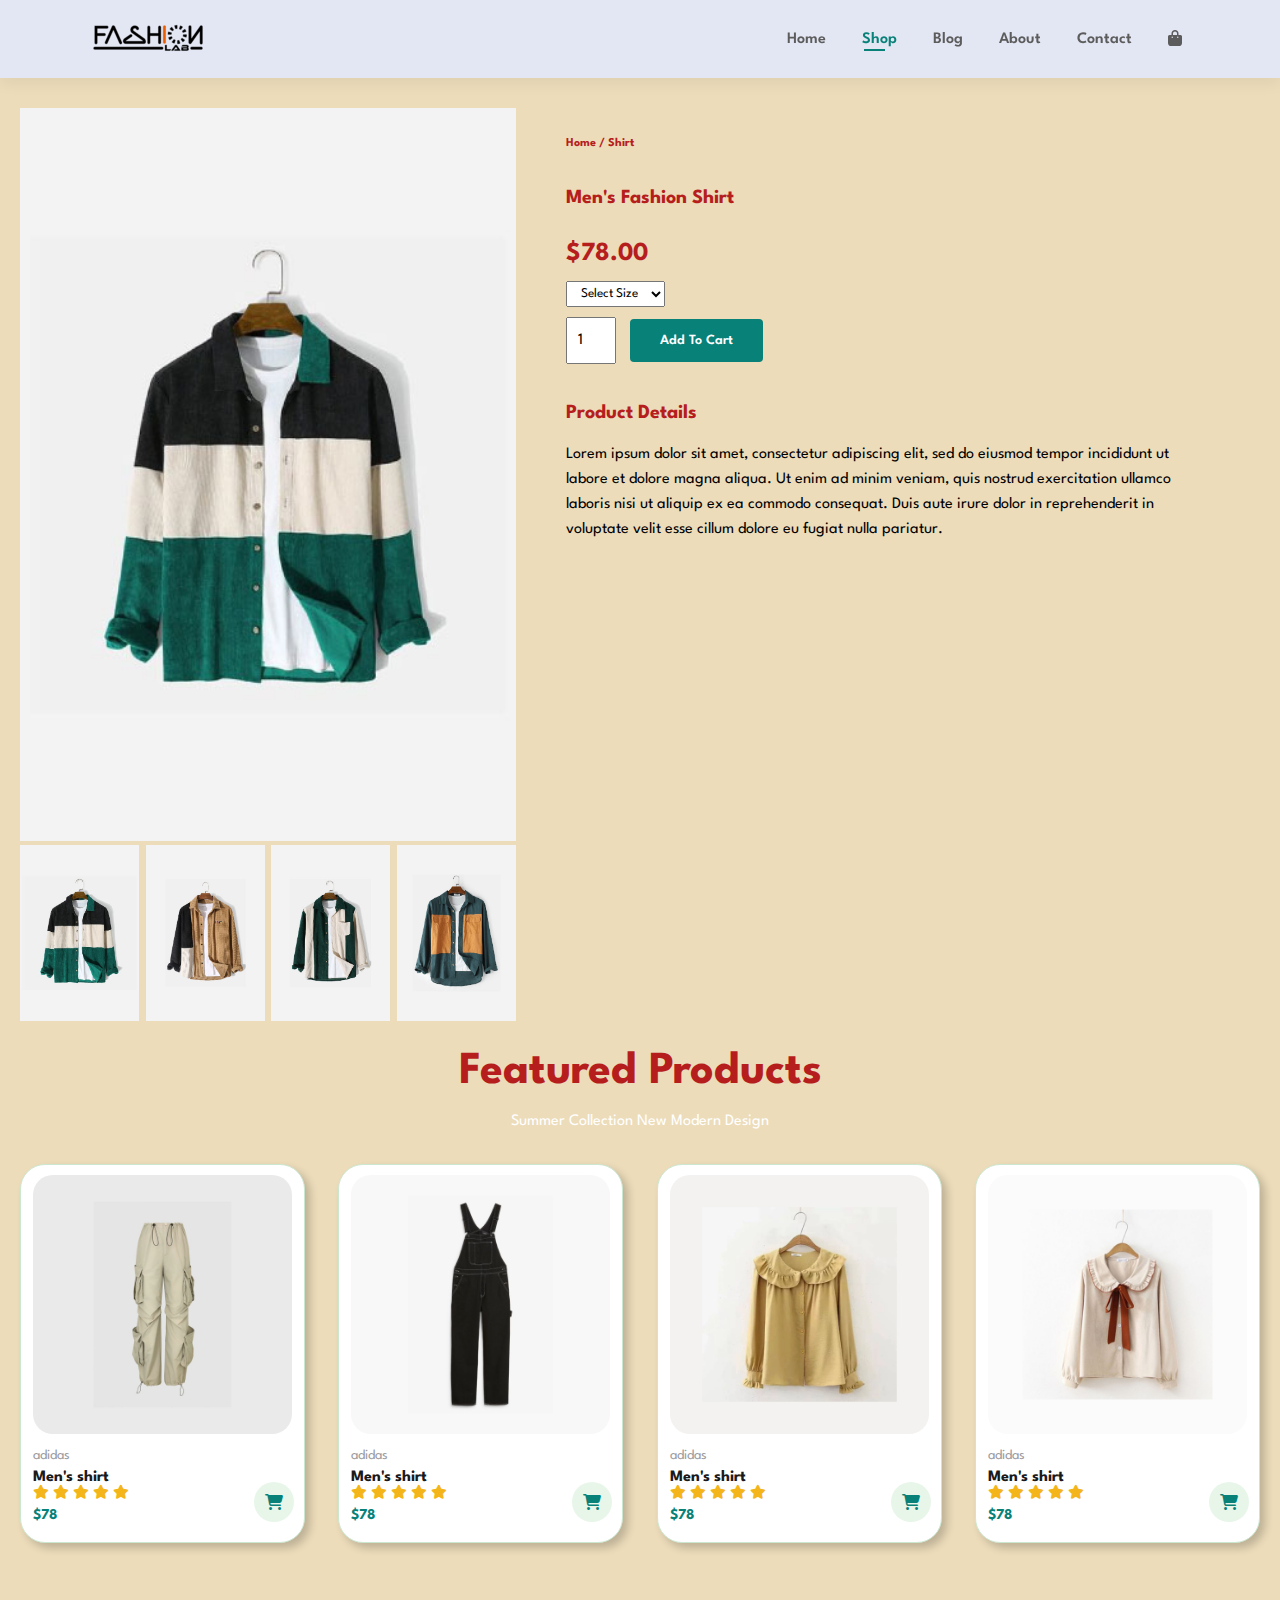
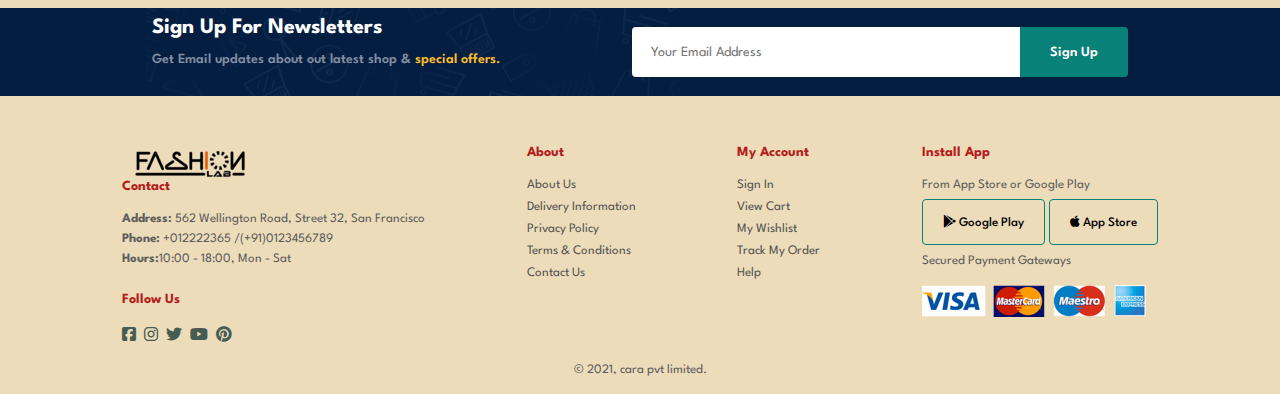
<file: single-page/f7.html>
<!DOCTYPE html>
<html lang="en">
<head>
    <meta charset="UTF-8">
    <meta http-equiv="X-UA-Compatible" content="IE=edge">
    <meta name="viewport" content="width=device-width, initial-scale=1.0">
    <title>E-commerce</title>
    <link rel="stylesheet" href="https://cdnjs.cloudflare.com/ajax/libs/font-awesome/6.3.0/css/all.min.css" />
    <link rel="stylesheet" href="https://api.flaticon.com/v2/items/icons">
    <link rel="stylesheet" href="../styles.css">
</head>
<body>
    <section id="header">
        <a href="../index.html"><img src="../img/logo.png"  class="logo" alt=""></a>
        <div>
            <ul id="navbar">
                <li><a href="../index.html">Home</a></li>
                <li><a class="active" href="../shop.html">Shop</a></li>
                <li><a href="../blog.html">Blog</a></li>
                <li><a href="../about.html">About</a></li>
                <li><a href="../contact.html">Contact</a></li>
                <li id="lg-bag"><a href="../cart.html"><i class="fa-solid fa-bag-shopping"></i></a></li>
                <a href="#" id="close"><i class="fa-solid fa-xmark"></i></a>
            </ul>
        </div>
        <div id="mobile">
                <a href="../cart.html"><i class="fa-solid fa-bag-shopping"></i></a>
                <i id="bar" class="fa-solid fa-bars"></i>
        </div>
    </section>

    <section id="pro-details" class="section-p1">
        <div class="single-pro-img">
            <img src="../img/products/f7.jpg" width="100%" id="f7" alt="">
            <div class="small-img-group">
                <div class="small-img-col">
                    <img src="../img/products/f7.jpg" width="100%" class="small-img" alt="">
                </div>
                <div class="small-img-col">
                    <img src="../img/products/f5.jpg" width="100%" class="small-img" alt="">
                </div>
                <div class="small-img-col">
                    <img src="../img/products/f6.jpg" width="100%" class="small-img" alt="">
                </div>
                <div class="small-img-col">
                    <img src="../img/products/f8.jpg" width="100%" class="small-img" alt="">
                </div>
            </div>
        </div>
        <div class="single-pro-details">
            <h6>Home / Shirt</h6>
            <h4>Men's Fashion Shirt</h4>
            <h2>$78.00</h2>
            <select>
                <option>Select Size</option>
                <option>XL</option>
                <option>XXL</option>
                <option>Small</option>
                <option>Large</option>
            </select>
            <input type="number" value="1" min="0">
            <button class="normal">Add To Cart</button>
            <h4>Product Details</h4>
            <span>Lorem ipsum dolor sit amet, consectetur adipiscing elit, sed do eiusmod tempor
                incididunt ut labore et dolore magna aliqua. Ut enim ad minim veniam, quis 
                nostrud exercitation ullamco laboris nisi ut aliquip ex ea commodo consequat. 
                Duis aute irure dolor in reprehenderit in voluptate velit esse cillum dolore eu 
                fugiat nulla pariatur.</span>
        </div>
    </section>

    <section id="product1" class="section-p1">
        <h2>Featured Products</h2>
        <p>Summer Collection New Modern Design</p>
        <div class="pro-container">
            <div class="pro" onclick="window.location.href='n1.html';">
                <img src="../img/products/n1.jpg" alt="">
                <div class="des">
                    <span>adidas</span>
                    <h5>Men's shirt</h5>
                    <div class="star">
                        <i class="fas fa-star"></i>
                        <i class="fas fa-star"></i>
                        <i class="fas fa-star"></i>
                        <i class="fas fa-star"></i>
                        <i class="fas fa-star"></i>
                    </div>
                    <h4>$78</h4>
                </div>
                <a href="#"><i class="fa-solid fa-cart-shopping cart"></i></a>  
            </div>
            <div class="pro" onclick="window.location.href='n2.html';">
                <img src="../img/products/n2.jpg" alt="">
                <div class="des">
                    <span>adidas</span>
                    <h5>Men's shirt</h5>
                    <div class="star">
                        <i class="fas fa-star"></i>
                        <i class="fas fa-star"></i>
                        <i class="fas fa-star"></i>
                        <i class="fas fa-star"></i>
                        <i class="fas fa-star"></i>
                    </div>
                    <h4>$78</h4>
                </div>
                <a href="#"><i class="fa-solid fa-cart-shopping cart"></i></a>  
            </div>
            <div class="pro" onclick="window.location.href='n3.html';">
                <img src="../img/products/n3.jpg" alt="">
                <div class="des">
                    <span>adidas</span>
                    <h5>Men's shirt</h5>
                    <div class="star">
                        <i class="fas fa-star"></i>
                        <i class="fas fa-star"></i>
                        <i class="fas fa-star"></i>
                        <i class="fas fa-star"></i>
                        <i class="fas fa-star"></i>
                    </div>
                    <h4>$78</h4>
                </div>
                <a href="#"><i class="fa-solid fa-cart-shopping cart"></i></a>  
            </div>
            <div class="pro" onclick="window.location.href='n4.html';">
                <img src="../img/products/n4.jpg" alt="">
                <div class="des">
                    <span>adidas</span>
                    <h5>Men's shirt</h5>
                    <div class="star">
                        <i class="fas fa-star"></i>
                        <i class="fas fa-star"></i>
                        <i class="fas fa-star"></i>
                        <i class="fas fa-star"></i>
                        <i class="fas fa-star"></i>
                    </div>
                    <h4>$78</h4>
                </div>
                <a href="#"><i class="fa-solid fa-cart-shopping cart"></i></a>  
            </div>
        </div>
    </section>
    

    <section id="newsletter" class="section-p1 section-m1">
        <div class="newstext">
            <h4>Sign Up For Newsletters</h4>
            <p>Get Email updates about out latest shop & <span>special offers.</span></p>
        </div>
        <div class="form">
            <input type="text" placeholder="Your Email Address">
            <button class="normal">Sign Up</button>
        </div>
    </section>

    <footer class="section-p1">
        <div class="col">
            <img src="../img/logo.png" alt="">
            <h4>Contact</h4>
            <p><strong>Address:</strong> 562 Wellington Road, Street 32, San Francisco</p>
            <p><strong>Phone: </strong>+012222365 /(+91)0123456789</p>
            <p><strong>Hours:</strong>10:00 - 18:00, Mon - Sat</p>
            <div class="follow">
                <h4>Follow Us</h4>
                <div class="icon">
                    <i class="fa-brands fa-square-facebook"></i>
                    <i class="fa-brands fa-instagram"></i>
                    <i class="fa-brands fa-twitter"></i>
                    <i class="fa-brands fa-youtube"></i>
                    <i class="fa-brands fa-pinterest"></i>
                </div>
            </div>
        </div>
        <div class="col">
            <h4>About</h4>
            <a href="#">About Us</a>
            <a href="#">Delivery Information</a>
            <a href="#">Privacy Policy</a>
            <a href="#">Terms & Conditions</a>
            <a href="#">Contact Us</a>
        </div>
        <div class="col">
            <h4>My Account</h4>
            <a href="#">Sign In</a>
            <a href="#">View Cart</a>
            <a href="#">My Wishlist</a>
            <a href="#">Track My Order</a>
            <a href="#">Help</a>
        </div>
        <div class="col install">
            <h4>Install App</h4>
            <p>From App Store or Google Play</p>
            <div class="row">
                <button class="pay google"><i class="fa-brands fa-google-play"></i>   Google Play</button>
                <button class="pay apple">
                    <i class="fa-brands fa-apple"></i> 
                    App Store
                </button>
            </div>
            <p>Secured Payment Gateways</p>
            <img src="../img/pay/pay.png" alt="">
        </div>

        <div class="copyright">
            <p>© 2021, cara pvt limited.</p>

        </div>

    </footer>

    <script>
        var mainimg = document.getElementById("f7");
        var smallimg = document.getElementsByClassName("small-img");
        
        smallimg[0].onclick = function(){
            mainimg.src = smallimg[0].src; 
        }
        smallimg[1].onclick = function(){
            mainimg.src = smallimg[1].src; 
        }
        smallimg[2].onclick = function(){
            mainimg.src = smallimg[2].src; 
        }
        smallimg[3].onclick = function(){
            mainimg.src = smallimg[3].src; 
        }
    </script>


    <script src="../script.js"></script>
</body>
</html>
</file>
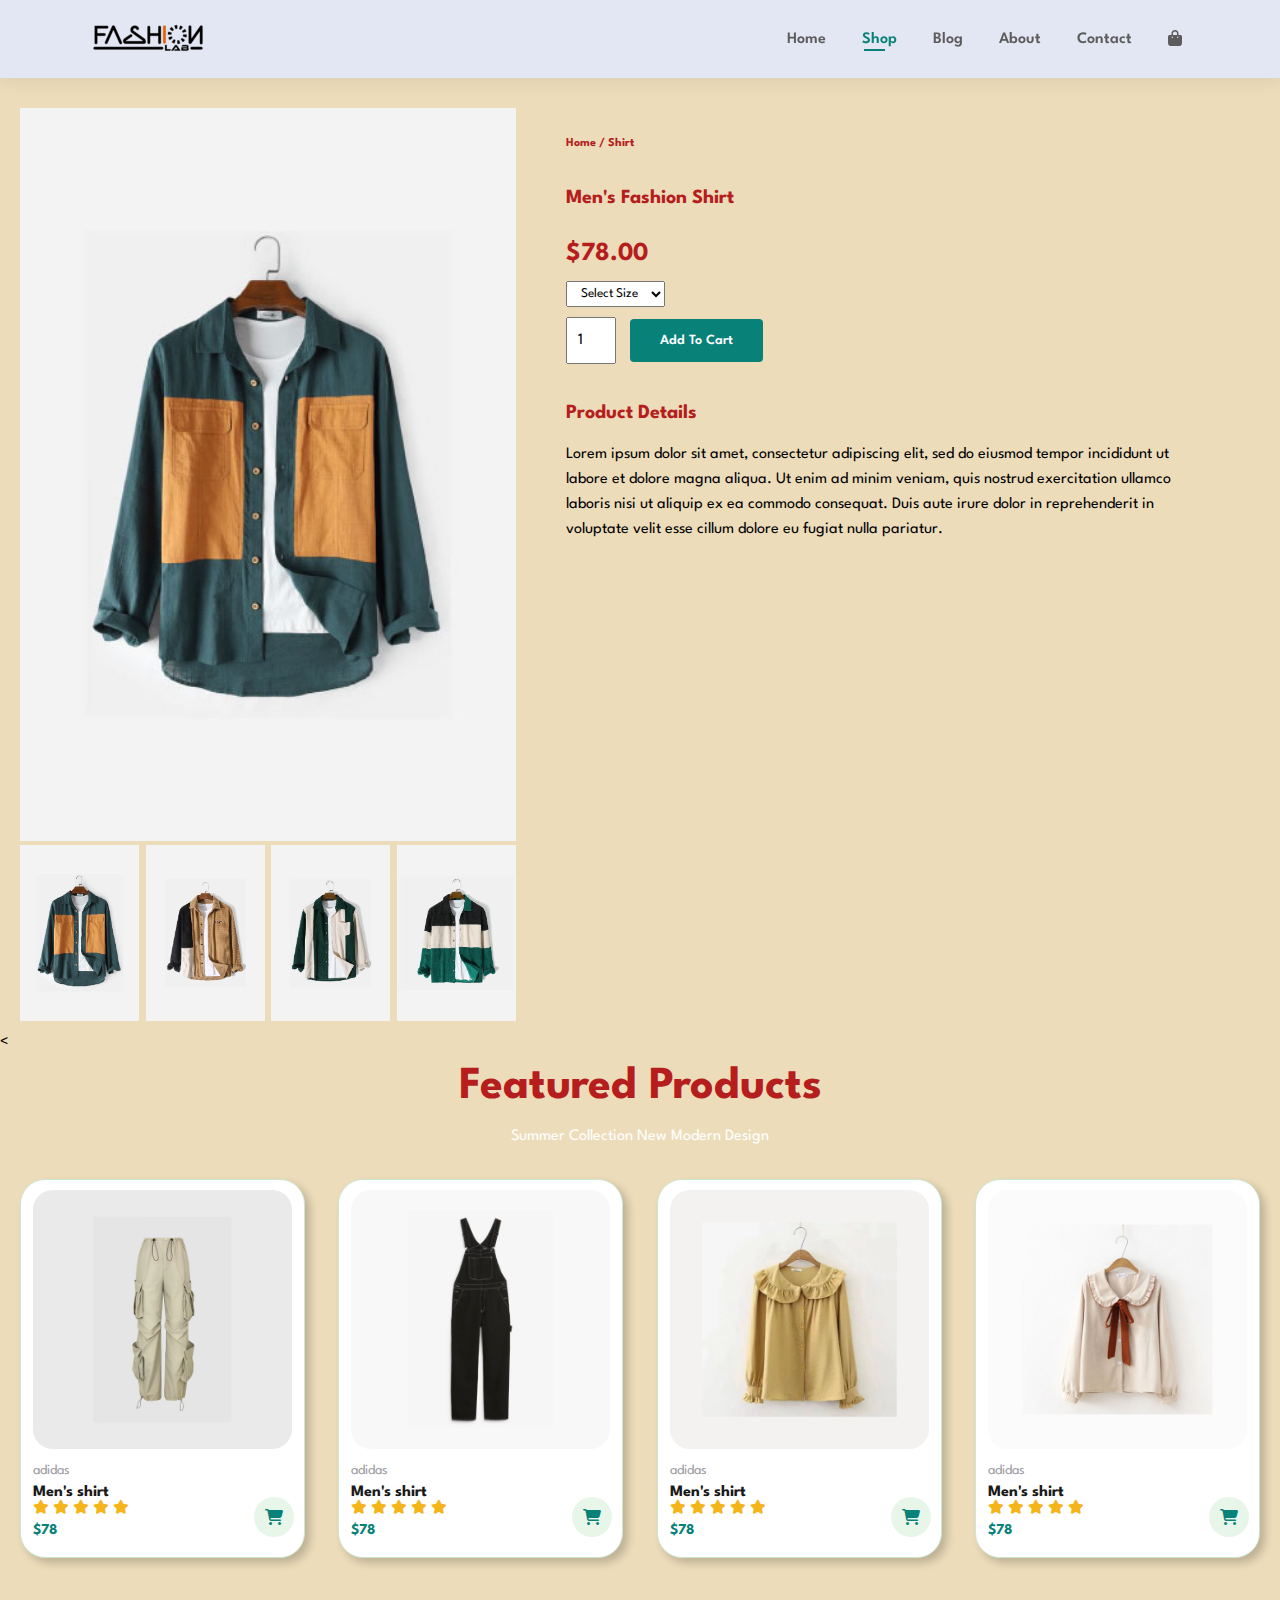
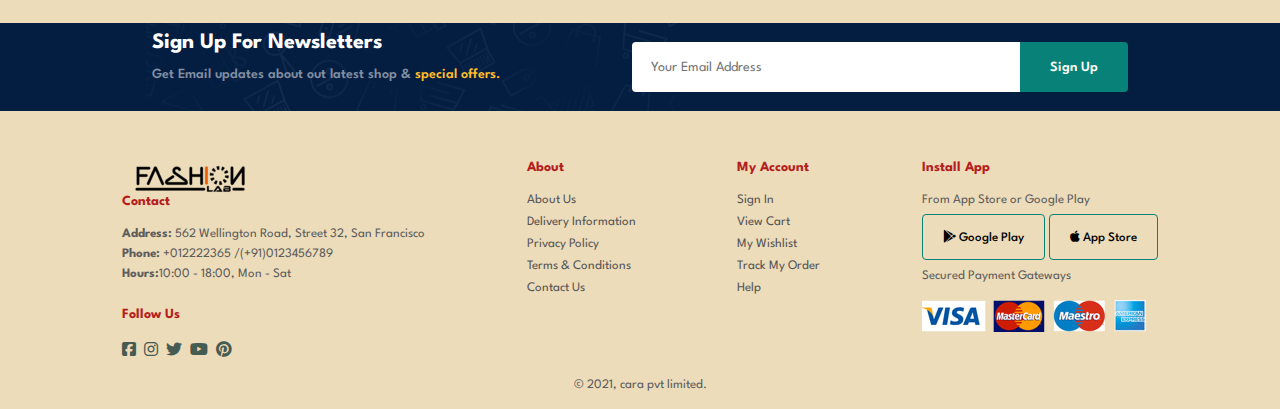
<file: single-page/f8.html>
<!DOCTYPE html>
<html lang="en">
<head>
    <meta charset="UTF-8">
    <meta http-equiv="X-UA-Compatible" content="IE=edge">
    <meta name="viewport" content="width=device-width, initial-scale=1.0">
    <title>E-commerce</title>
    <link rel="stylesheet" href="https://cdnjs.cloudflare.com/ajax/libs/font-awesome/6.3.0/css/all.min.css" />
    <link rel="stylesheet" href="https://api.flaticon.com/v2/items/icons">
    <link rel="stylesheet" href="../styles.css">
</head>
<body>
    <section id="header">
        <a href="../index.html"><img src="../img/logo.png"  class="logo" alt=""></a>
        <div>
            <ul id="navbar">
                <li><a href="../index.html">Home</a></li>
                <li><a class="active" href="../shop.html">Shop</a></li>
                <li><a href="../blog.html">Blog</a></li>
                <li><a href="../about.html">About</a></li>
                <li><a href="../contact.html">Contact</a></li>
                <li id="lg-bag"><a href="../cart.html"><i class="fa-solid fa-bag-shopping"></i></a></li>
                <a href="#" id="close"><i class="fa-solid fa-xmark"></i></a>
            </ul>
        </div>
        <div id="mobile">
                <a href="../cart.html"><i class="fa-solid fa-bag-shopping"></i></a>
                <i id="bar" class="fa-solid fa-bars"></i>
        </div>
    </section>

    <section id="pro-details" class="section-p1">
        <div class="single-pro-img">
            <img src="../img/products/f8.jpg" width="100%" id="f8" alt="">
            <div class="small-img-group">
                <div class="small-img-col">
                    <img src="../img/products/f8.jpg" width="100%" class="small-img" alt="">
                </div>
                <div class="small-img-col">
                    <img src="../img/products/f5.jpg" width="100%" class="small-img" alt="">
                </div>
                <div class="small-img-col">
                    <img src="../img/products/f6.jpg" width="100%" class="small-img" alt="">
                </div>
                <div class="small-img-col">
                    <img src="../img/products/f7.jpg" width="100%" class="small-img" alt="">
                </div>
            </div>
        </div>
        <div class="single-pro-details">
            <h6>Home / Shirt</h6>
            <h4>Men's Fashion Shirt</h4>
            <h2>$78.00</h2>
            <select>
                <option>Select Size</option>
                <option>XL</option>
                <option>XXL</option>
                <option>Small</option>
                <option>Large</option>
            </select>
            <input type="number" value="1" min="0">
            <button class="normal">Add To Cart</button>
            <h4>Product Details</h4>
            <span>Lorem ipsum dolor sit amet, consectetur adipiscing elit, sed do eiusmod tempor
                incididunt ut labore et dolore magna aliqua. Ut enim ad minim veniam, quis 
                nostrud exercitation ullamco laboris nisi ut aliquip ex ea commodo consequat. 
                Duis aute irure dolor in reprehenderit in voluptate velit esse cillum dolore eu 
                fugiat nulla pariatur.</span>
        </div>
    </section>

    <<section id="product1" class="section-p1">
        <h2>Featured Products</h2>
        <p>Summer Collection New Modern Design</p>
        <div class="pro-container">
            <div class="pro" onclick="window.location.href='n1.html';">
                <img src="../img/products/n1.jpg" alt="">
                <div class="des">
                    <span>adidas</span>
                    <h5>Men's shirt</h5>
                    <div class="star">
                        <i class="fas fa-star"></i>
                        <i class="fas fa-star"></i>
                        <i class="fas fa-star"></i>
                        <i class="fas fa-star"></i>
                        <i class="fas fa-star"></i>
                    </div>
                    <h4>$78</h4>
                </div>
                <a href="#"><i class="fa-solid fa-cart-shopping cart"></i></a>  
            </div>
            <div class="pro" onclick="window.location.href='n2.html';">
                <img src="../img/products/n2.jpg" alt="">
                <div class="des">
                    <span>adidas</span>
                    <h5>Men's shirt</h5>
                    <div class="star">
                        <i class="fas fa-star"></i>
                        <i class="fas fa-star"></i>
                        <i class="fas fa-star"></i>
                        <i class="fas fa-star"></i>
                        <i class="fas fa-star"></i>
                    </div>
                    <h4>$78</h4>
                </div>
                <a href="#"><i class="fa-solid fa-cart-shopping cart"></i></a>  
            </div>
            <div class="pro" onclick="window.location.href='n3.html';">
                <img src="../img/products/n3.jpg" alt="">
                <div class="des">
                    <span>adidas</span>
                    <h5>Men's shirt</h5>
                    <div class="star">
                        <i class="fas fa-star"></i>
                        <i class="fas fa-star"></i>
                        <i class="fas fa-star"></i>
                        <i class="fas fa-star"></i>
                        <i class="fas fa-star"></i>
                    </div>
                    <h4>$78</h4>
                </div>
                <a href="#"><i class="fa-solid fa-cart-shopping cart"></i></a>  
            </div>
            <div class="pro" onclick="window.location.href='n4.html';">
                <img src="../img/products/n4.jpg" alt="">
                <div class="des">
                    <span>adidas</span>
                    <h5>Men's shirt</h5>
                    <div class="star">
                        <i class="fas fa-star"></i>
                        <i class="fas fa-star"></i>
                        <i class="fas fa-star"></i>
                        <i class="fas fa-star"></i>
                        <i class="fas fa-star"></i>
                    </div>
                    <h4>$78</h4>
                </div>
                <a href="#"><i class="fa-solid fa-cart-shopping cart"></i></a>  
            </div>
        </div>
    </section>
    

    <section id="newsletter" class="section-p1 section-m1">
        <div class="newstext">
            <h4>Sign Up For Newsletters</h4>
            <p>Get Email updates about out latest shop & <span>special offers.</span></p>
        </div>
        <div class="form">
            <input type="text" placeholder="Your Email Address">
            <button class="normal">Sign Up</button>
        </div>
    </section>

    <footer class="section-p1">
        <div class="col">
            <img src="../img/logo.png" alt="">
            <h4>Contact</h4>
            <p><strong>Address:</strong> 562 Wellington Road, Street 32, San Francisco</p>
            <p><strong>Phone: </strong>+012222365 /(+91)0123456789</p>
            <p><strong>Hours:</strong>10:00 - 18:00, Mon - Sat</p>
            <div class="follow">
                <h4>Follow Us</h4>
                <div class="icon">
                    <i class="fa-brands fa-square-facebook"></i>
                    <i class="fa-brands fa-instagram"></i>
                    <i class="fa-brands fa-twitter"></i>
                    <i class="fa-brands fa-youtube"></i>
                    <i class="fa-brands fa-pinterest"></i>
                </div>
            </div>
        </div>
        <div class="col">
            <h4>About</h4>
            <a href="#">About Us</a>
            <a href="#">Delivery Information</a>
            <a href="#">Privacy Policy</a>
            <a href="#">Terms & Conditions</a>
            <a href="#">Contact Us</a>
        </div>
        <div class="col">
            <h4>My Account</h4>
            <a href="#">Sign In</a>
            <a href="#">View Cart</a>
            <a href="#">My Wishlist</a>
            <a href="#">Track My Order</a>
            <a href="#">Help</a>
        </div>
        <div class="col install">
            <h4>Install App</h4>
            <p>From App Store or Google Play</p>
            <div class="row">
                <button class="pay google"><i class="fa-brands fa-google-play"></i>   Google Play</button>
                <button class="pay apple">
                    <i class="fa-brands fa-apple"></i> 
                    App Store
                </button>
            </div>
            <p>Secured Payment Gateways</p>
            <img src="../img/pay/pay.png" alt="">
        </div>

        <div class="copyright">
            <p>© 2021, cara pvt limited.</p>

        </div>

    </footer>

    <script>
        var mainimg = document.getElementById("f8");
        var smallimg = document.getElementsByClassName("small-img");
        
        smallimg[0].onclick = function(){
            mainimg.src = smallimg[0].src; 
        }
        smallimg[1].onclick = function(){
            mainimg.src = smallimg[1].src; 
        }
        smallimg[2].onclick = function(){
            mainimg.src = smallimg[2].src; 
        }
        smallimg[3].onclick = function(){
            mainimg.src = smallimg[3].src; 
        }
    </script>


    <script src="../script.js"></script>
</body>
</html>
</file>
<file: styles.css>
@import url('https://fonts.googleapis.com/css2?family=League+Spartan:wght@100;200;300;400;500;600;700;800;900&display=swap');

*{
    padding: 0;
    margin: 0;
    box-sizing: border-box;
    font-family: 'League Spartan', sans-serif;
}

h1, h2, h3, h4, h5, h6{
    color: #b61e1e;
}

h1{
    font-size: 50px;
    line-height: 64px;
}

h2{
    font-size: 46px;
    line-height: 54px;
}

h4{
    font-size: 20px;
}

h6{
    font-weight: 700;
    font-size: 12px;
}

p{
    font-size: 16px;
    margin: 15px 0 20px 0;
    color: #465b52;
}
.section-p1{
    padding: 10px 20px;
}
.section-m1{
    margin: 40px 0;
}
button.normal{
    font-size: 14px;
    font-weight: 600;
    padding: 15px 30px;
    color: black;
    background-color: white;
    border-radius: 4px;
    cursor: pointer;
    border: none;
    outline: none;
    transition: 0.2s;
}

body{
    width: 100%;
    /* background-color: #f9f4f3; */
    background-color: #ecdcba;
}
#header{
    display: flex;
    justify-content: space-between;
    align-items: center;
    padding: 20px 80px;
    background-color: #E3E6f3;
    box-shadow: 0 5px 15px rgba(0, 0, 0, 0.06);
    z-index: 999;
    position: sticky;
    top: 0;
    left: 0;
}

.header-logo {
    float: left;
    font-size: 36px;
    padding: 20px 40px;
}

#navbar{
    display: flex;
    justify-content: space-between;
    align-items: center;

}
#navbar li{
    list-style: none;
    padding: 0 18px;
    position: relative;
}
#navbar li a{
    text-decoration: none;
    font-size: 16px;
    font-weight: 600;
    color: #5c5c5c;
    transition: 0.3s ease;
}
#navbar li a:hover,
#navbar li a.active{
    color: #088178;
}
#navbar li a.active::after,
#navbar li a:hover::after{
    content: "";
    width: 30%;
    height: 2px;
    background-color: #088178;
    position: absolute;
    bottom: -4px;
    left: 20px;
}

#mobile{
    display: none;
    align-items: center;
}
#close{
    display: none;
}


/* home page */
#hero{
    background-image: url(img/hero4.png);
    height: 90vh;
    width: 100%;
    background-position: top 25% right 0;
    background-size: cover;
    padding: 0 80px;
    display: flex;
    flex-direction: column;
    align-items: flex-start;
    justify-content: center;
}
#hero h4{
    padding-bottom: 15px;
}
#hero h1{
    color: #088178;
}
#hero button{
    background-image: url(img/button.png);
    background-color: transparent;
    color: #088178;
    border: 0;
    padding: 18px 90px 19px 65px;
    background-repeat: no-repeat;
    cursor: pointer;
    font-size: 15px;
    font-weight: 700;
}
#feature{
    display: flex;
    align-items: center;
    justify-content: space-evenly;
    flex-wrap: wrap;
    /* background-color: #f8f8f4; */
    /* background-color: #f9f4f3; */
    background-color: #088178;

}
#feature .fe-box{
    width: 160px;
    text-align: center;
    padding: 25px 15px;
    /* box-shadow: 3px 3px 3px rgba(0, 0, 0, 0.3); */
    border: 1px solid #cce7d0;
    border-radius: 4px;
    margin: 15px 0;
    background-color: white;
}
/* #feature .fe-box:hover{
    box-shadow: 10px 10px 54px rgba(70, 62, 221, 0.1);

} */
#feature .fe-box img{
    width: 100%;
    margin-bottom: 10px;

}
#feature .fe-box h6{
    padding: 5px 5px 5px 5px;
    line-height: 1;
    border-radius: 4px;
    color: #088178;
    background-color: #fddde4;
}
#feature .fe-box:nth-child(2) h6{
    background-color: #cdebbc;
}
#feature .fe-box:nth-child(3) h6{
    background-color: #d1e8f2;
}
#feature .fe-box:nth-child(4) h6{
    background-color: #cdd4f8;
}
#feature .fe-box:nth-child(5) h6{
    background-color: #f6dbf6;
}
#feature .fe-box:nth-child(6) h6{
    background-color: #ffe1c3;
}
#product1{
    text-align: center;

}
#product1 .pro{
    width: 23%;
    min-width: 250px;
    padding: 10px 12px;
    border: 1px solid #cce7d0;
    border-radius: 25px;
    cursor: pointer;
    box-shadow: 5px 5px 8px rgba(0, 0, 0, 0.2);
    margin: 15px 0;
    transition: 0.2s ease;
    position: relative;
    background-color: white;
    
}
#product1 .pro:hover{
    box-shadow: 12px 12px 15px rgba(0, 0, 0, 0.3);
}
#product1 .pro img{
    width: 100%;
    border-radius: 20px;
}
#product1 .pro .des{
    text-align: start;
    padding: 10px 0;
    

}
#product1 .pro .des span{
    color: #9b9b9f;
    font-size: 14px;
}
#product1 .pro .des h5{
    padding-top: 7px;
    color: #1a1a1a;
    font-size: 16px;
}
#product1 .pro .des i{
    font-size: 14px;
    color: rgb(243, 181, 25);
}
#product1 .pro .des h4{
    padding-top: 7px;
    font-size: 15px;
    font-weight: 700;
    color: #088178;
}
.cart{
    width: 40px;
    height: 40px;
    line-height: 40px;
    border-radius: 50px;
    background-color: #e8f6ea;
    color: #088178;
    position: absolute;
    bottom: 20px;
    right: 10px;

}
#product1 .pro-container{
    display: flex;
    justify-content: space-between;
    top: 20px;
    flex-wrap: wrap;
}
#banner{
    display: flex;
    flex-direction: column;
    justify-content: center;
    align-items: center;
    text-align: center;
    background-image: url(img/banner/b2.jpg);
    width: 100%;
    height: 40vh;
    background-position: center;
    background-size: cover;
}
#banner h4{
    color: white;
    font-size: 16px;
}
#banner h2{
    color: white;
    font-size: 30px;
    padding: 10px 0;
}
#banner h2 span{
    color: #ef3636;
}
#banner button:hover{
    background-color: #088178;
    color: #fff;
}

#sm-banner{
    display: flex;
    flex-wrap: wrap;
    justify-content: space-evenly;

}
#sm-banner .banner-box{
    display: flex;
    flex-direction: column;
    justify-content: center;
    align-items: flex-start;
    padding: 30px;
    background-image: url(img/banner/b17.jpg);
    min-width: 580px;
    height: 50vh;
    background-position: center;
    background-size: cover;
}
#sm-banner .banner-box2{
    background-image: url(img/banner/b10.jpg);
}
#sm-banner h4{
    color: white;
    font-size: 20px;
    font-weight: 300;
}
#sm-banner h2{
    font-size: 28px;
    font-weight: 800;
}
#sm-banner span{
    font-size: 14px;
    font-weight: 500;
    padding-bottom: 15px;
}
button.white{
    font-size: 13px;
    font-weight: 500;
    padding: 11px 18px;
    color: white;
    background-color: transparent;
    cursor: pointer;
    border: 1px solid white;
    outline: none;
    transition: 0.2s;
}
#sm-banner .banner-box:hover button{
    background-color: #088178;
    border: 1px solid #088178;
}
#banner3 {
    display: flex;
    justify-content: space-evenly;
    flex-wrap: wrap;
    padding: 0 60px;
}

#banner3 .banner-box{
    display: flex;
    flex-direction: column;
    justify-content: center;
    align-items: flex-start;
    padding: 30px;
    background-image: url(img/banner/b7.jpg);
    min-width: 30%;
    height: 30vh;
    background-position: center;
    background-size: cover;
    margin-bottom: 20px;
}
#banner3 h2{
    color: white;
    font-weight: 900;
    font-size: 22px;
}
#banner3 h3{
    color: #ef3636;
    font-weight: 800;
    font-size: 15px;
}
#banner3 .banner-box2{
    background-image: url(img/banner/b4.jpg);
    
}
#banner3 .banner-box3{
    background-image: url(img/banner/b18.jpg);
}
#newsletter{
    display: flex;
    justify-content: space-evenly;
    flex-wrap: wrap;
    align-items: center;
    background-image: url(img/banner/b14.png);
    background-repeat: no-repeat;
    background-position: 20% 30%;
    background-color: #041e42; 
}
#newsletter .form{
    display: flex;
    width: 40%;

}

#newsletter h4{
    font-size: 22px;
    font-weight: 700;
    color: white;
}
#newsletter p{
    font-size: 14px;
    font-weight: 600;
    color: #818ea0;
}
#newsletter p span{
    color: #ffbd27;
}
#newsletter input{
    height: 3.125rem;
    padding: 0 1.25em;
    font-size: 14px;
    width: 100%;
    border: 1px solid transparent;
    border-radius: 4px;
    outline: none;
    border-top-right-radius: 0;
    border-bottom-right-radius: 0;
}
#newsletter button{
    background-color: #088178;
    color: white;
    white-space: nowrap;
    border-top-left-radius: 0;
    border-bottom-left-radius: 0;
}

/* Per footer-footeran */
footer{
    display: flex;
    flex-wrap: wrap;
    justify-content: space-evenly;

}
footer .row button{
    font-size: 13px;
    font-weight: 500;
    padding: 15px 20px;
    color:black;
    background-color: transparent;
    cursor: pointer;
    border: 1px solid #088178;
    outline: none;
    transition: 0.2s;
    border-radius: 4px;
    margin-bottom: 10px;
}
footer .row button:hover{
    background-color: #088178;
}


footer .col{
    display: flex;
    flex-direction: column;
    align-items: flex-start;
    margin-bottom: 20px;
}
footer .logo{
    margin-bottom: 30px;
}
footer h4{
    font-size: 14px;
    padding-bottom: 20px;  
}
footer p{
    font-size: 13px;
    margin: 0 0 8px 0;
    color: #5e5d5d;
}
footer a{
    font-size: 13px;
    text-decoration: none;
    margin-bottom: 10px;
    color: #565555;
}
footer .follow{
    margin-top: 20px;
}
footer .follow i{
    color: #465b52;
    padding-right: 4px;
    cursor: pointer;
}
footer .install img{
    margin: 10px 0 15px 0;
    cursor: pointer;
}
footer .follow i:hover,
footer a:hover{
    color:#088178;
}
footer .copyright{
    width: 100%;
    text-align: center;
}

.logo-footer{
    padding: 0px;
    margin-top: 0px;
    margin-bottom: 0px;
}

/* shop page */

#page-header{
    background-image: url(img/banner/b1.jpg);
    width: 100%;
    height: 40vh;
    background-size: cover;
    display: flex;
    justify-content: center;
    text-align: center;
    flex-direction: column;
    padding: 14px;
}
#page-header h2,
#page-header p{
    color: #fff;
}
#pagination{
    text-align: center;
    margin-top: 20px;
}
#pagination a{
    text-decoration: none;
    background-color: #088178;
    padding: 15px 20px;
    border-radius: 4px;
    color: #fff;
    font-weight: 600;
}
#pagination a i{
    font-size: 16px;
    font-weight: 600;
}


/* single product */
#pro-details{
    display: flex;
    margin-top: 20px;
}


#pro-details .single-pro-img{
    width: 40%;
    margin-right: 50px;    
}
.small-img-group{
    display: flex;
    justify-content: space-between;
}
.small-img-col{
    flex-basis: 24%;
    cursor: pointer;
}
#pro-details .single-pro-details{
    width: 50%;
    padding-top: 30px;
}
#pro-details .single-pro-details h4{
    padding: 40px 0 20px 0;
}
#pro-details .single-pro-details h2{
    font-size: 26px;
}
#pro-details .single-pro-details select{
    display: block;
    padding: 5px 10px;
    margin-bottom: 10px;
}
#pro-details .single-pro-details input{
    width: 50px;
    height: 47px;
    padding-left: 10px;
    font-size: 16px;
    margin-right: 10px;
}
#pro-details .single-pro-details input:focus{
    outline: none;
}

#pro-details .single-pro-details button{
    background-color: #088178;
    color: #fff;
}
#pro-details .single-pro-details span{
    line-height: 25px;
}

/* blog page */
#page-header.blog-header{
    background-image: url(img/banner/b19.jpg);
}
#blog-header h2, p{
    color: #fff;
}
#blog{
    padding: 150px 150px 0 150px;
}
#blog .blog-box{
    display: flex;
    align-items: center;
    width: 100%;
    position: relative;
    padding-bottom: 90px;
}
#blog .blog-img{
    width: 50%;
    margin-right: 40px;
}
#blog img{
    width: 100%;
    height: 300px;
    object-fit: cover;
}
#blog .blog-details{
    width: 50%;
    margin-right: 40px;   
}
#blog .blog-details a{
    text-decoration: none;
    font-size: 11px;
    color: #000;
    font-weight: 700;
    position: relative;
    transition: 0.3s;
}
#blog .blog-details a::after{
    content: "";
    width: 50px;
    height: 1px;
    background-color: #000;
    position: absolute;
    top: 4px;
    right: -60px;
}
#blog .blog-details a:hover{
    color: #088178;
}

#blog .blog-details a:hover::after{
    background-color: #088178;
}
#blog .blog-box h1{
    position: absolute;
    top: -40px;
    left:  0;
    font-size: 70px;
    font-weight: 700;
    color: #d4d190;
    z-index: -9;
}
/* about page */
#page-header.about-header{
    background-image: url(img/about/banner.png);
}
#about-head{
    display: flex;
    align-items: center;
}

#about-head p{
    color: #5e5d5d;
}
#about-head img{
    width: 50%;
    height: auto;
}
#about-head div{
    padding-left: 40px;
}
#about-app{
    text-align: center;
}
#about-app .video{
    width: 70%;
    height: 100%;
    margin: 30px auto 0 auto;

}
#about-app .video video{
    width: 100%;
    height: 100%;
    border-radius: 20px;
}

/* contact page */
#contact-details{
    display: flex;
    align-items: center;
    justify-content: space-between;
    
}
#contact-details .details{
    width: 40%;
}
#contact-details .details span,
#form-details form span{
    font-size: 12px; 
}

#contact-details .details h2
#form-details form h2{
    font-size: 26px;
    line-height: 35px;
    padding: 20px 0;
}
#contact-details .details h3{
    font-size: 16px;
    line-height: 15px;
}    
#contact-details .details p{
    color: #5e5d5d;
}
#contact-details .details li{
    list-style: none;
    display: flex;
    padding: 10px 0;
}
#contact-details .details li i{
    font-size: 14px;
    padding-right: 22px; 
}
#contact-details .details li p{
    margin: 0;
    font-size: 14px;
}
#contact-details .map{
    width: 55%;
    height: 400px;  
}
#contact-details .map iframe{
    width: 100%;
    height: 100%;
}
#form-details{
    display: flex;
    justify-content: space-evenly;
    margin: 30px;
    padding: 80px;
    border: 1px solid #000;
}
#form-details form{
    width: 65%;
    display: flex;
    align-items: flex-start;
    flex-direction: column;
}
#form-details form input,
#form-details form textarea{
    width: 100%;
    padding: 12px 15px;
    outline: none;
    margin-bottom: 20px;
    border: 1px solid #e1e1e1;
}
#form-details form button{
    background-color: #088178;
    color: #fff;
}
#form-details .people div{
    padding-bottom: 25px;
    display: flex;
    align-items: flex-start;
    
}
#form-details .people div img{
    width: 65px;
    height: 65px;
    object-fit: cover;
    margin-right: 15px; 
}
#form-details .people p{
    margin: 0;
    font-size: 13px;
    line-height: 25px;
    color: #5e5d5d;
}
#form-details .people p span{
    display: block;
    font-size: 16px;
    font-weight: 600;
    color: #000;
}

/* Cart page */
#cart{
    overflow-x: auto;
}


#cart table{
    width: 100%;
    border-collapse: collapse;
    table-layout: fixed;
    white-space: nowrap;
}
#cart table img{
    width: 70%;
}
#cart table td:nth-child(1){
    width: 100px;
    text-align: center;
}
#cart table td:nth-child(2){
    width: 150px;
    text-align: center;
}
#cart table td:nth-child(3){
    width: 250px;
    text-align: center;
}
#cart table td:nth-child(4),
#cart table td:nth-child(5),
#cart table td:nth-child(6){
    width: 150px;
    text-align: center;
}
#cart table td:nth-child(5) input{
    width: 70px;
    padding: 10px 5px 10px 15px;
}
#cart table thead{
    border: 1px solid #e2e9e1;
    border-left: none;
    border-right: none;
}
#cart table thead td{
    font-weight: 700;
    text-transform: uppercase;
    font-size: 13px;
    padding: 18px 0;
}
#cart table tbody tr td{
    padding-top: 15px;
}
#cart table tbody td{
    font-size: 13px;
}
#cart-add{
    display: flex;
    flex-wrap: wrap;
    justify-content: space-between;
}
#coupon{
    width: 50%;
    margin-bottom: 30px;
}
#coupon h3,
#subtotal h3{
    padding-bottom: 15px;  
}
#coupon input{
    padding: 10px 20px;
    outline: none;
    width: 60%;
    margin-right: 10px;
    border: 1px solid #5e5d5d;
}
#coupon button,
#subtotal button{
    background-color: #088178;
    color: #fff;
    padding: 12px 20px;
}

#subtotal{
    width: 50%;
    margin-bottom: 30px;
    border: 1px solid #5e5d5d;
    padding: 30px;
}
#subtotal table{
    border-collapse: collapse;
    width: 100%;
    margin-bottom: 20px;
}
#subtotal table td{
    width: 50%;
    border: 1px solid #5e5d5d;
    padding: 10px;
    font-size: 13px;
}




@media (max-width:799px) {
    #navbar{
        display: flex;
        flex-direction: column;
        align-items: flex-start;
        justify-content: flex-start;
        position: fixed;
        top: 0;
        right: -300px;
        height: 100vh;
        width: 300px;
        background-color: #A0BFE0;
        box-shadow: 0 40px 60px rgba(0, 0, 0, 0.1);
        padding: 80px 0 0 10px;
        transition: 0.3s;
    }

    #navbar.active{
        right: 0px;
    }

    #navbar li{
        margin-bottom: 25px;
    }
    #mobile{
        display: flex;
        align-items: center;
    
    }
    #mobile i{
        color: #1a1a1a;
        font-size: 24px;
        padding-left: 20px;
    }
    #close{
        display: initial;
        position: absolute;
        top: 30px;
        left: 30px;
        color: #222;
        font-size: 24px;

    }
    #lg-bag{
        display: none;
    }
    #hero {
        height: 90vh;
        padding: 0 80px;
        background-position: top 30% right 30%;
    }
    #feature{
        justify-content: center;
    }
    #feature .fe-box{
        margin: 15px 15px;
    }
    #product1 .pro-container{
        justify-content: center;
    }
    #product1 .pro{
        margin: 15px;
    }    
    #banner{
        height: 20vh;
    }
    #sm-banner .banner-box{
        min-width: 100%;
        height: 30vh;
    }
    #banner3{
        padding: 0 40px;
    }
    #banner3 .banner-box{
        width: 28%; 
    }
    #newsletter .form{
        width: 70%;
    }
    /* contact page */
    #form-details{
        padding: 40px;
    }
    #form-details form{
        width: 50%;
    }


}


@media (max-width: 477px){
    #header{
        padding: 10px 30px;
    }
    #header h1{
        font-size: 38px;
    }
    #header h2{
        font-size: 32px;
    }
    #hero{
        padding: 0 20px;
        background-position: 55%;
    }
    .section-p1{
        padding: 20px;
    }
    #feature{
        justify-content: space-between;
    }
    #feature .fe-box{
        width: 155px;
        margin: 0 0 15px 0;
    }
    #product1 .pro{
        width: 100%;
    }
    #banner{
        height: 40vh;
    }
    #sm-banner .banner-box{
        height: 40vh;  
    }
    #sm-banner .banner-box2{
        margin-top: 20px;  
    }
    #banner3{
        padding: 0 10px;
    }
    #banner3 .banner-box{
        width: 100%;
    }
    #newsletter {
        padding: 40px 20px;
    }
    #newsletter .form{
        width: 100%;
    }
    footer .copyright{
        text-align: start;
    }

    /* single product */
    #pro-details {
        display: flex;
        flex-direction: column;   
    }
    #pro-details .single-pro-img{
        width: 100%;
        margin-right: 0px;
    }
    #pro-details .single-pro-details{
        width: 100%;
    }

    /* blog page */
    #blog{
        padding: 100px 20px 0 20px;
    }
    #blog .blog-box{
        display: flex;
        flex-direction: column;
        align-items: flex-start;
    }
    #blog .blog-img{
        width: 100%;
        margin-right: 0px;
        margin-bottom: 30px;
    }
    #blog .blog-details{
        width: 100%;
    }

    /* about page */
    #about-head{
        flex-direction: column;
    }
    #about-head img{
        width: 100%;
        margin-bottom: 20px;
    }
    #about-head div{
        padding-left: 0px;
    }
    #about-app .video{
        width: 100%;
    }

    /* contact page */
    #contact-details{
        flex-direction: column;
    }
    #contact-details .details{
        width: 100%;
        margin-bottom: 30px;
    }
    #contact-details .map{
        width: 100%;
    }
    #form-details{
        margin: 10px;
        padding: 30px 10px;
        flex-wrap: wrap;
    }
    #form-details form{
        width: 100%;
        margin-bottom: 30px;
    }

    /* cart */
    #cart-add{
        flex-direction: column;   
    }
    #coupon{
        width: 100%;
    }

    #subtotal{ 
        width: 100%;
        padding: 20px;
        
    }
}
</file>
